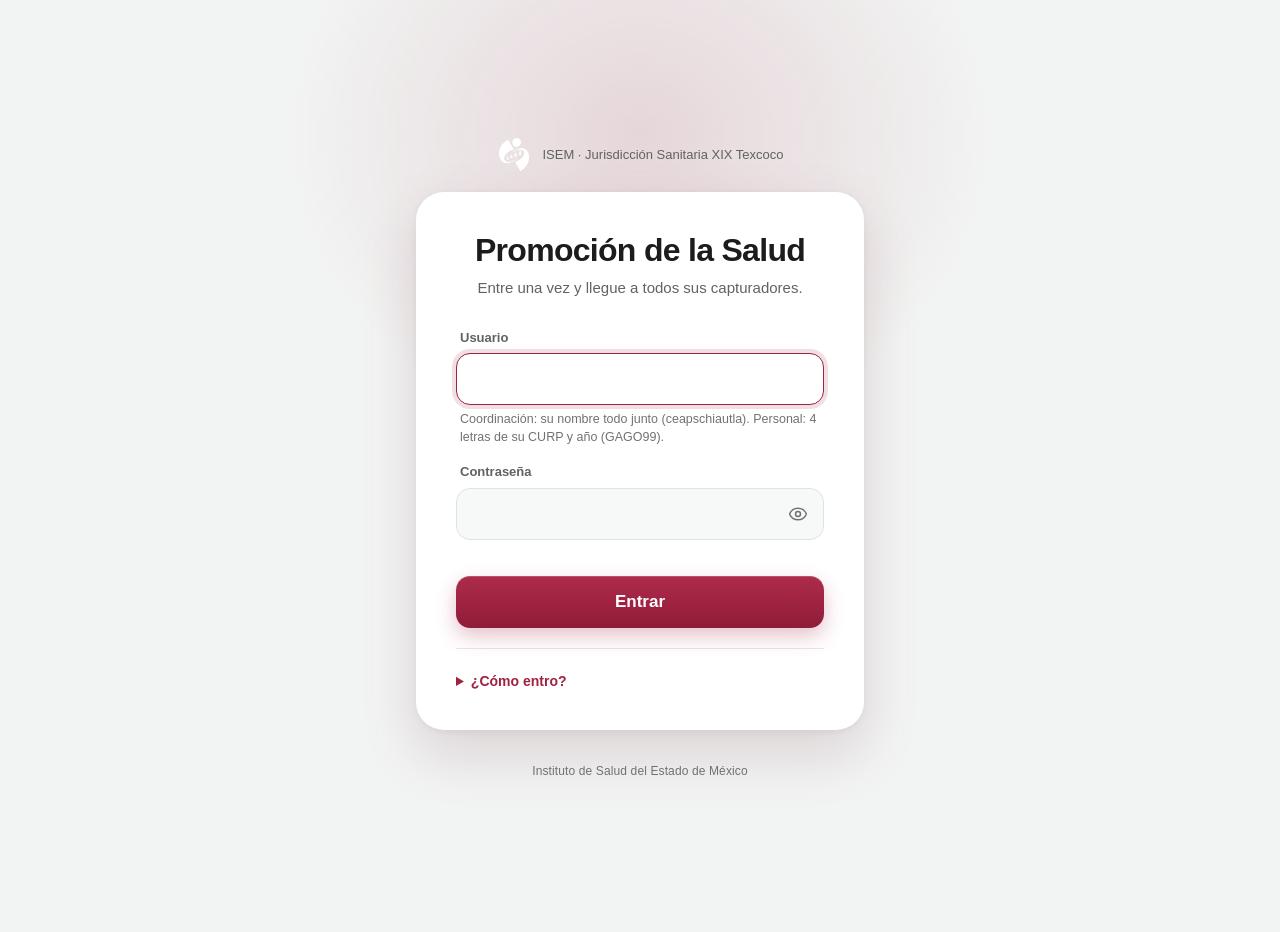
<file: web/index.html>
<!DOCTYPE html>
<html lang="es">
<head>
  <meta charset="utf-8">
  <meta name="viewport" content="width=device-width, initial-scale=1, viewport-fit=cover">
  <!-- Los enlaces llevan boletos: que no se filtren en el Referer. -->
  <meta name="referrer" content="no-referrer">
  <meta http-equiv="Content-Security-Policy" content="default-src 'self'; connect-src https://script.google.com https://script.googleusercontent.com; img-src 'self' data:; base-uri 'none'; form-action 'none'">
  <meta name="theme-color" content="#9F2241">
  <link rel="icon" type="image/png" href="logo-promocion.png">
  <meta name="color-scheme" content="light dark">
  <title>Promoción de la Salud · JS XIX Texcoco</title>
  <link rel="stylesheet" href="estilos.css?v=20261013personal">
</head>
<body>
  <!-- Íconos: un solo trazo de 1.75 px, estilo lineal. Se usan con <use>. -->
  <svg class="sprite" aria-hidden="true" focusable="false">
    <symbol id="i-pulso" viewBox="0 0 24 24"><path d="M19 14c1.49-1.46 3-3.21 3-5.5A5.5 5.5 0 0 0 16.5 3c-1.76 0-3 .5-4.5 2-1.5-1.5-2.74-2-4.5-2A5.5 5.5 0 0 0 2 8.5c0 2.3 1.5 4.05 3 5.5l7 7Z"/><path d="M3.22 12H9.5l.5-1 2 4.5 2-7 1.5 3.5h5.27"/></symbol>
    <symbol id="i-salir" viewBox="0 0 24 24"><path d="M9 21H5a2 2 0 0 1-2-2V5a2 2 0 0 1 2-2h4"/><path d="m16 17 5-5-5-5"/><path d="M21 12H9"/></symbol>
    <symbol id="i-ojo" viewBox="0 0 24 24"><path d="M2.06 12.35a1 1 0 0 1 0-.7 10.75 10.75 0 0 1 19.88 0 1 1 0 0 1 0 .7 10.75 10.75 0 0 1-19.88 0"/><circle cx="12" cy="12" r="3"/></symbol>
    <symbol id="i-ojo-no" viewBox="0 0 24 24"><path d="M10.73 5.08A10.43 10.43 0 0 1 12 5c4.28 0 7.94 2.6 9.94 6.65a1 1 0 0 1 0 .7 10.84 10.84 0 0 1-1.44 2.49"/><path d="M14.08 14.16a3 3 0 0 1-4.24-4.24"/><path d="M17.48 17.5A10.66 10.66 0 0 1 12 19c-4.28 0-7.94-2.6-9.94-6.65a1 1 0 0 1 0-.7 10.8 10.8 0 0 1 4.46-5.14"/><path d="m2 2 20 20"/></symbol>
    <symbol id="i-calendario" viewBox="0 0 24 24"><rect x="3" y="4" width="18" height="18" rx="2"/><path d="M16 2v4M8 2v4M3 10h18"/></symbol>
    <symbol id="i-listo" viewBox="0 0 24 24"><circle cx="12" cy="12" r="10"/><path d="m9 12 2 2 4-4"/></symbol>
    <symbol id="i-reloj" viewBox="0 0 24 24"><circle cx="12" cy="12" r="10"/><path d="M12 6v6l4 2"/></symbol>
    <symbol id="i-guion" viewBox="0 0 24 24"><circle cx="12" cy="12" r="10"/><path d="M8 12h8"/></symbol>
    <symbol id="i-abrir" viewBox="0 0 24 24"><path d="M7 7h10v10"/><path d="M7 17 17 7"/></symbol>
    <symbol id="i-grupo" viewBox="0 0 24 24"><path d="M16 21v-2a4 4 0 0 0-4-4H6a4 4 0 0 0-4 4v2"/><circle cx="9" cy="7" r="4"/><path d="M22 21v-2a4 4 0 0 0-3-3.87M16 3.13a4 4 0 0 1 0 7.75"/></symbol>
    <symbol id="i-grafica" viewBox="0 0 24 24"><path d="M3 3v18h18"/><path d="M18 17V9M13 17V5M8 17v-3"/></symbol>
    <symbol id="i-estrella" viewBox="0 0 24 24"><path d="M11.52 2.3a.53.53 0 0 1 .96 0l2.31 4.68a2.12 2.12 0 0 0 1.6 1.16l5.16.76a.53.53 0 0 1 .3.9l-3.74 3.64a2.12 2.12 0 0 0-.61 1.88l.88 5.14a.53.53 0 0 1-.77.56l-4.62-2.43a2.12 2.12 0 0 0-1.97 0L6.4 21.01a.53.53 0 0 1-.77-.56l.88-5.14a2.12 2.12 0 0 0-.61-1.88L2.16 9.8a.53.53 0 0 1 .3-.9l5.16-.76a2.12 2.12 0 0 0 1.6-1.16z"/></symbol>
    <symbol id="i-documento" viewBox="0 0 24 24"><path d="M15 2H6a2 2 0 0 0-2 2v16a2 2 0 0 0 2 2h12a2 2 0 0 0 2-2V7Z"/><path d="M14 2v4a2 2 0 0 0 2 2h4M10 13H8M16 17H8M16 9H8"/></symbol>
    <symbol id="i-portapapeles" viewBox="0 0 24 24"><rect x="8" y="2" width="8" height="4" rx="1"/><path d="M16 4h2a2 2 0 0 1 2 2v14a2 2 0 0 1-2 2H6a2 2 0 0 1-2-2V6a2 2 0 0 1 2-2h2"/><path d="m9 14 2 2 4-4"/></symbol>
    <symbol id="i-aviso" viewBox="0 0 24 24"><path d="m21.73 18-8-14a2 2 0 0 0-3.48 0l-8 14A2 2 0 0 0 4 21h16a2 2 0 0 0 1.73-3"/><path d="M12 9v4M12 17h.01"/></symbol>
    <symbol id="i-bandeja" viewBox="0 0 24 24"><path d="M22 12h-6l-2 3h-4l-2-3H2"/><path d="M5.45 5.11 2 12v6a2 2 0 0 0 2 2h16a2 2 0 0 0 2-2v-6l-3.45-6.89A2 2 0 0 0 16.76 4H7.24a2 2 0 0 0-1.79 1.11"/></symbol>
  </svg>

  <main>
    <!-- Acceso ------------------------------------------------------------ -->
    <section id="acceso" class="vista vista-acceso" hidden aria-labelledby="titulo-acceso">
      <div class="marca">
        <span class="marca-icono"><img src="logo-promocion-blanco.png" alt="" width="26" height="29"></span>
        <span class="marca-texto">ISEM · Jurisdicción Sanitaria XIX Texcoco</span>
      </div>

      <div class="tarjeta-acceso" id="tarjeta-acceso">
        <h1 id="titulo-acceso">Promoción de la Salud</h1>
        <p class="lema">Entre una vez y llegue a todos sus capturadores.</p>

        <form id="form-acceso" novalidate>
          <div class="campo">
            <label for="usuario">Usuario</label>
            <input id="usuario" autocomplete="username" autocapitalize="none" autocorrect="off"
                   spellcheck="false" enterkeyhint="next" required aria-describedby="ayuda-usuario">
            <p id="ayuda-usuario" class="ayuda-campo">Coordinación: su nombre todo junto (ceapschiautla). Personal: 4 letras de su CURP y año (GAGO99).</p>
          </div>
          <div class="campo">
            <label for="contrasena">Contraseña</label>
            <div class="campo-clave">
              <input id="contrasena" type="password" autocomplete="current-password" enterkeyhint="go" required>
              <button type="button" id="btn-ver-clave" class="btn-ver-clave"
                      aria-label="Mostrar contraseña" aria-pressed="false">
                <svg><use href="#i-ojo"/></svg>
              </button>
            </div>
          </div>
          <p id="error-acceso" class="error" role="alert"></p>
          <button id="btn-entrar" class="btn-principal" type="submit">
            <span class="giro" aria-hidden="true"></span>
            <span class="btn-texto">Entrar</span>
          </button>
        </form>

        <details id="como-entro" class="como-entro">
          <summary>¿Cómo entro?</summary>
          <div class="como-bloque">
            <h2>Coordinaciones (CEAPS, unidades, UNEME)</h2>
            <p><strong>Usuario:</strong> el nombre de su coordinación, todo junto, sin espacios ni acentos y en minúsculas.
              Ej.: CEAPS Chiautla → <code>ceapschiautla</code>; Texcoco Cabecera → <code>texcococabecera</code>.</p>
            <p><strong>Contraseña:</strong> su usuario seguido de <code>26</code>. Ej.: <code>ceapschiautla26</code>.</p>
          </div>
          <div class="como-bloque">
            <h2>Personal (nutrición, psicología y promotores)</h2>
            <p><strong>Usuario:</strong> las 4 primeras letras de su CURP y los 2 últimos dígitos de su año de nacimiento
              (mayúsculas o minúsculas, da igual). Ej.: <code>GAGO99</code>. Si dos personas coinciden, el segundo lleva una letra al final (<code>GAGO99b</code>).</p>
            <p><strong>Contraseña:</strong> su fecha de nacimiento como <strong>ddmmaaaa</strong>, sin diagonales.
              Ej.: nació el 5 de marzo de 1999 → <code>05031999</code>.</p>
            <p><a class="enlace-guia" href="guia-personal/">Primera vez: qué reporta Nutrición, Psicología y Promotores</a></p>
          </div>
          <p class="como-nota">Con 5 intentos fallidos la cuenta espera 15 minutos. Si no puede entrar, avise a Promoción de la Salud de la Jurisdicción.</p>
        </details>
      </div>

      <p class="pie">Instituto de Salud del Estado de México</p>
    </section>

    <!-- Portal ------------------------------------------------------------ -->
    <section id="portal" class="vista vista-portal" hidden aria-labelledby="identidad">
      <header class="cabecera">
        <div class="cabecera-barra">
          <span class="cabecera-marca"><img class="cabecera-logo" src="logo-promocion-blanco.png" alt="" width="22" height="24">Promoción de la Salud</span>
          <button id="btn-salir" class="btn-salir" type="button">
            <svg aria-hidden="true"><use href="#i-salir"/></svg><span>Salir</span>
          </button>
        </div>
        <p id="cabecera-sobre" class="cabecera-sobre">Coordinación</p>
        <h1 id="identidad" tabindex="-1"></h1>
        <p id="periodo" class="pastilla" hidden></p>
      </header>

      <!-- Admin viendo como otra cuenta: se dice siempre y se puede volver. -->
      <div id="banda-como" class="banda-como" role="status" hidden>
        <span id="banda-como-texto"></span>
        <button type="button" id="btn-volver-admin" class="btn-enlace">Volver a administración</button>
      </div>

      <!-- Administración: tablero de la jurisdicción y "ver como". -->
      <section id="admin" class="admin" hidden aria-label="Administración">
        <div class="admin-pestanas" role="tablist">
          <button type="button" role="tab" id="tab-tablero" aria-selected="true" aria-controls="panel-tablero">Tablero</button>
          <button type="button" role="tab" id="tab-como" aria-selected="false" aria-controls="panel-como">Ver como</button>
        </div>
        <div id="panel-tablero" role="tabpanel" aria-labelledby="tab-tablero">
          <p id="tablero-nota" class="resumen-nota" aria-live="polite"></p>
          <div class="tablero-caja"><table id="tablero" class="tablero"></table></div>
          <button type="button" id="btn-tablero" class="btn-secundario">Actualizar tablero</button>
        </div>
        <div id="panel-como" role="tabpanel" aria-labelledby="tab-como" hidden>
          <div class="campo">
            <label for="ver-como">Coordinación o persona</label>
            <select id="ver-como"></select>
          </div>
          <button type="button" id="btn-ver-como" class="btn-principal">
            <span class="giro" aria-hidden="true"></span><span class="btn-texto">Entrar como esta cuenta</span>
          </button>
          <p class="resumen-nota">Verá su portal y sus capturadores se abrirán como esa cuenta. Queda registrado.</p>
        </div>
      </section>

      <section id="resumen" class="resumen" aria-live="polite" hidden>
        <div class="resumen-texto">
          <p class="resumen-cifra"><strong id="resumen-hechos">0</strong> de <span id="resumen-total">0</span> reportados</p>
          <p id="resumen-nota" class="resumen-nota"></p>
        </div>
        <div id="resumen-barra" class="resumen-barra" aria-hidden="true"></div>
      </section>

      <p id="aviso-portal" class="aviso" role="status" hidden></p>

      <a class="btn-secundario" href="seguimiento/">Seguimiento preventivo · avance, metas y pendientes</a>
      <div id="apartados"></div>

      <div id="sin-destinos" class="vacio" hidden>
        <svg aria-hidden="true"><use href="#i-bandeja"/></svg>
        <p id="sin-destinos-texto">Todavía no hay capturadores asignados a su coordinación.</p>
      </div>

      <p class="pie">Instituto de Salud del Estado de México · Jurisdicción Sanitaria XIX Texcoco</p>
    </section>

    <!-- Carga: un esqueleto con la forma del portal, no un texto suelto. ---- -->
    <div id="cargando" class="vista vista-cargando" role="status" aria-label="Cargando">
      <div class="esq esq-cabecera"></div>
      <div class="esq esq-resumen"></div>
      <div class="esq esq-tarjeta"></div>
      <div class="esq esq-tarjeta"></div>
      <div class="esq esq-tarjeta"></div>
    </div>
  </main>

  <script src="config.js?v=20260929a"></script>
  <script src="app.js?v=20261013personal"></script>
</body>
</html>
</file>
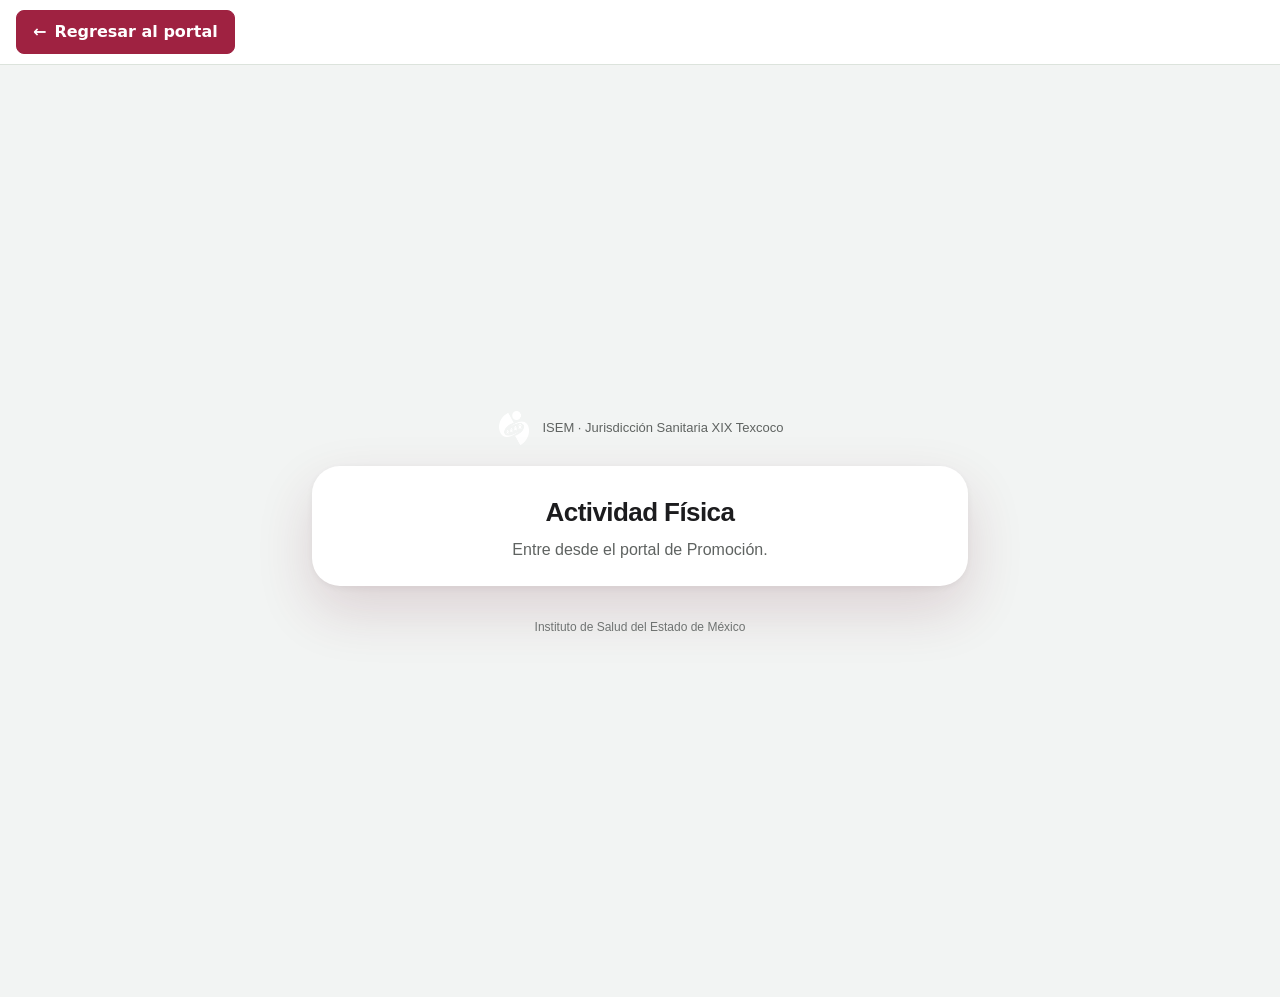
<file: web/actividad-fisica/index.html>
<!DOCTYPE html>
<html lang="es">
<head>
  <meta charset="utf-8">
  <meta name="viewport" content="width=device-width, initial-scale=1, viewport-fit=cover">
  <!-- La dirección llega con el boleto: que no se filtre en el Referer. -->
  <meta name="referrer" content="no-referrer">
  <!-- style-src 'unsafe-inline': la pantalla pone algunos style="" sueltos; los scripts siguen solo de 'self'.
       img-src blob: para leer las fotos antes de reducirlas. -->
  <meta http-equiv="Content-Security-Policy" content="default-src 'self'; connect-src https://script.google.com https://script.googleusercontent.com; img-src 'self' data: blob:; style-src 'self' 'unsafe-inline'; base-uri 'none'; form-action 'none'">
  <meta name="theme-color" content="#9F2241">
  <link rel="icon" type="image/png" href="logo-promocion.png">
  <meta name="color-scheme" content="light dark">
  <title>Actividad Física — Promoción de la Salud</title>
  <link rel="stylesheet" href="estilos.css?v=20260929c">
  <link rel="stylesheet" href="../navegacion.css?v=20260930">
</head>
<body>
  <nav class="navegacion-portal" aria-label="Regreso al portal"><a href="../"><span aria-hidden="true">←</span> Regresar al portal</a></nav>
  <svg class="sprite" aria-hidden="true" focusable="false">
    <symbol id="i-pulso" viewBox="0 0 24 24"><path d="M19 14c1.49-1.46 3-3.21 3-5.5A5.5 5.5 0 0 0 16.5 3c-1.76 0-3 .5-4.5 2-1.5-1.5-2.74-2-4.5-2A5.5 5.5 0 0 0 2 8.5c0 2.3 1.5 4.05 3 5.5l7 7Z"/><path d="M3.22 12H9.5l.5-1 2 4.5 2-7 1.5 3.5h5.27"/></symbol>
    <symbol id="i-listo" viewBox="0 0 24 24"><circle cx="12" cy="12" r="10"/><path d="m9 12 2 2 4-4"/></symbol>
    <symbol id="i-guion" viewBox="0 0 24 24"><circle cx="12" cy="12" r="10"/><path d="M8 12h8"/></symbol>
    <symbol id="i-aviso" viewBox="0 0 24 24"><path d="m21.73 18-8-14a2 2 0 0 0-3.48 0l-8 14A2 2 0 0 0 4 21h16a2 2 0 0 0 1.73-3"/><path d="M12 9v4M12 17h.01"/></symbol>
    <symbol id="i-candado" viewBox="0 0 24 24"><rect x="3" y="11" width="18" height="11" rx="2"/><path d="M7 11V7a5 5 0 0 1 10 0v4"/></symbol>
    <symbol id="i-derecha" viewBox="0 0 24 24"><path d="m9 18 6-6-6-6"/></symbol>
    <symbol id="i-izquierda" viewBox="0 0 24 24"><path d="m15 18-6-6 6-6"/></symbol>
    <symbol id="i-camara" viewBox="0 0 24 24"><path d="M14.5 4h-5L7 7H4a2 2 0 0 0-2 2v9a2 2 0 0 0 2 2h16a2 2 0 0 0 2-2V9a2 2 0 0 0-2-2h-3l-2.5-3z"/><circle cx="12" cy="13" r="3"/></symbol>
    <symbol id="i-imagen" viewBox="0 0 24 24"><rect x="3" y="3" width="18" height="18" rx="2"/><circle cx="9" cy="9" r="2"/><path d="m21 15-3.09-3.09a2 2 0 0 0-2.82 0L6 21"/></symbol>
    <symbol id="i-bandera" viewBox="0 0 24 24"><path d="M4 22V4a1 1 0 0 1 .4-.8A6 6 0 0 1 8 2c3 0 5 2 7.33 2q2 0 3.87-.93a.5.5 0 0 1 .8.4V15a1 1 0 0 1-.4.8A6 6 0 0 1 16 17c-3 0-5-2-8-2a6 6 0 0 0-4 1.53"/></symbol>
  </svg>

  <main>
    <!-- Carga ------------------------------------------------------------- -->
    <div id="cargando" class="vista" role="status" aria-label="Cargando">
      <div class="esq" style="height:180px;margin:0 -16px;border-radius:0 0 28px 28px"></div>
      <div class="esq"></div><div class="esq"></div><div class="esq"></div>
    </div>

    <!-- Entrada (sin boleto, sesión vencida, sin conexión) ---------------- -->
    <section id="entrada" class="vista vista-entrada" hidden aria-labelledby="titulo-entrada">
      <div class="marca">
        <span class="marca-icono"><img src="logo-promocion-blanco.png" alt="" width="26" height="29"></span>
        <span>ISEM · Jurisdicción Sanitaria XIX Texcoco</span>
      </div>
      <div class="tarjeta-entrada">
        <h1 id="titulo-entrada">Actividad Física</h1>
        <p id="entrada-msg" role="alert"></p>
        <button id="btn-reintentar-entrada" class="btn-principal" type="button" hidden>Intentar de nuevo</button>
      </div>
      <p class="pie">Instituto de Salud del Estado de México</p>
    </section>

    <!-- Lista de unidades -------------------------------------------------- -->
    <section id="vista-lista" class="vista" hidden aria-labelledby="coordinacion">
      <header class="cabecera">
        <span class="cabecera-marca"><img class="cabecera-logo" src="logo-promocion-blanco.png" alt="" width="22" height="24">Actividad Física · Promoción de la Salud</span>
        <p class="cabecera-sobre">Coordinación</p>
        <h1 id="coordinacion" tabindex="-1"></h1>
        <div class="selector-mes">
          <label for="mes">Mes que reporta</label>
          <select id="mes"></select>
        </div>
      </header>

      <div id="resumen" class="resumen" aria-live="polite" hidden></div>
      <p id="aviso-cerrado" class="aviso" role="status" hidden>
        <svg aria-hidden="true"><use href="#i-candado"/></svg>
        <span>Este mes ya se terminó: solo puede consultarlo. Si necesita corregir algo, pida a la jurisdicción que lo reabra.</span>
      </p>
      <p id="error-lista" class="error" role="alert"></p>
      <button id="btn-reintentar-lista" class="btn-secundario" type="button" hidden style="margin-top:12px">Intentar de nuevo</button>

      <div class="apartado" id="apartado-unidades">
        <h2 id="titulo-unidades">Unidades</h2>
        <div id="lista-carga" hidden><div class="esq"></div><div class="esq"></div><div class="esq"></div></div>
        <ul id="lista" class="unidades" aria-labelledby="titulo-unidades"></ul>
      </div>

      <div id="cierre" class="cierre" hidden>
        <button id="btn-terminar" class="btn-secundario" type="button" aria-busy="false">
          <span class="giro oscuro" hidden aria-hidden="true"></span>
          <svg aria-hidden="true"><use href="#i-bandera"/></svg><span>Terminar el mes</span>
        </button>
        <p>Cuando termine, el mes queda cerrado y ya no se puede cambiar.</p>
        <p id="error-terminar" class="error" role="alert"></p>
      </div>

      <p class="pie">Instituto de Salud del Estado de México · Jurisdicción Sanitaria XIX Texcoco</p>
    </section>

    <!-- Hoja de una unidad ------------------------------------------------- -->
    <section id="vista-unidad" class="vista" hidden aria-labelledby="unidad-nombre">
      <div class="barra-superior">
        <button id="btn-volver" class="btn-volver" type="button">
          <svg aria-hidden="true"><use href="#i-izquierda"/></svg><span>Unidades</span>
        </button>
      </div>

      <div class="titulo-unidad">
        <h2 id="unidad-nombre" tabindex="-1"></h2>
        <p id="unidad-mes"></p>
      </div>
      <p id="aviso-cerrado-unidad" class="aviso" hidden>
        <svg aria-hidden="true"><use href="#i-candado"/></svg><span>Mes terminado: solo lectura.</span>
      </p>

      <form id="form-unidad" novalidate>
        <div id="grupos" class="grupos"></div>
        <p id="error-unidad" class="error" role="alert"></p>
        <div id="resultado" role="status" aria-live="polite"></div>
        <div id="acciones-guardar" class="acciones-guardar">
          <button id="btn-guardar" class="btn-principal" type="submit" aria-busy="false">
            <span class="giro" aria-hidden="true"></span><span>Guardar</span>
          </button>
        </div>
      </form>

      <div class="apartado" aria-labelledby="titulo-fotos">
        <h2 id="titulo-fotos">Fotos (hasta 3)</h2>
        <ul id="fotos" class="fotos"></ul>
        <input id="archivo" type="file" accept="image/*" multiple class="solo-lector" tabindex="-1" aria-hidden="true">
        <button id="btn-foto" class="btn-secundario" type="button" style="margin-top:10px">
          <svg aria-hidden="true"><use href="#i-camara"/></svg><span>Agregar foto</span>
        </button>
        <p id="nota-fotos" class="nota"></p>
      </div>

      <div class="acciones">
        <button id="btn-listo" class="btn-secundario" type="button" hidden>Listo, volver a la lista</button>
        <button id="btn-borrar" class="btn-peligro" type="button" hidden>Borrar la captura de esta unidad</button>
      </div>
    </section>
  </main>

  <script src="config.js?v=20260929a"></script>
  <script src="app.js?v=20260929b"></script>
</body>
</html>
</file>
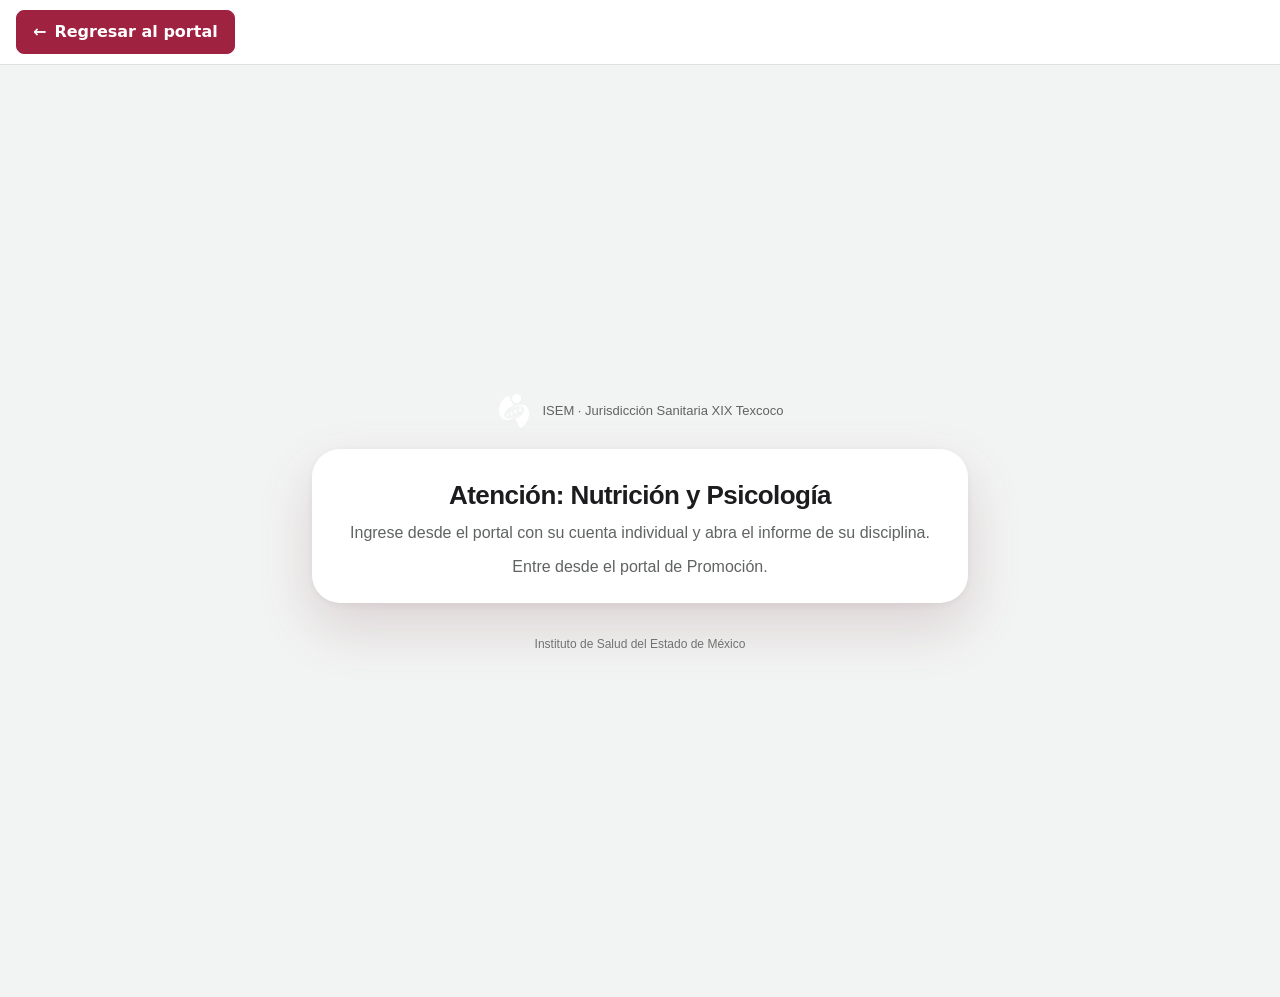
<file: web/atencion/index.html>
<!DOCTYPE html>
<html lang="es">
<head>
  <meta charset="utf-8">
  <meta name="viewport" content="width=device-width, initial-scale=1, viewport-fit=cover">
  <!-- La dirección llega con el boleto: que no se filtre en el Referer. -->
  <meta name="referrer" content="no-referrer">
  <!-- style-src 'unsafe-inline': la pantalla pone algunos style="" sueltos; los scripts siguen solo de 'self'.
       img-src blob: para leer las fotos antes de reducirlas. -->
  <meta http-equiv="Content-Security-Policy" content="default-src 'self'; connect-src https://script.google.com https://script.googleusercontent.com; img-src 'self' data: blob:; style-src 'self' 'unsafe-inline'; base-uri 'none'; form-action 'none'">
  <meta name="theme-color" content="#9F2241">
  <link rel="icon" type="image/png" href="logo-promocion.png">
  <meta name="color-scheme" content="light dark">
  <title>Atención — Nutrición y Psicología</title>
  <link rel="stylesheet" href="estilos.css?v=20261013personal">
  <link rel="stylesheet" href="../navegacion.css?v=20260930">
</head>
<body>
  <nav class="navegacion-portal" aria-label="Regreso al portal"><a href="../"><span aria-hidden="true">←</span> Regresar al portal</a></nav>
  <svg class="sprite" aria-hidden="true" focusable="false">
    <symbol id="i-pulso" viewBox="0 0 24 24"><path d="M19 14c1.49-1.46 3-3.21 3-5.5A5.5 5.5 0 0 0 16.5 3c-1.76 0-3 .5-4.5 2-1.5-1.5-2.74-2-4.5-2A5.5 5.5 0 0 0 2 8.5c0 2.3 1.5 4.05 3 5.5l7 7Z"/><path d="M3.22 12H9.5l.5-1 2 4.5 2-7 1.5 3.5h5.27"/></symbol>
    <symbol id="i-listo" viewBox="0 0 24 24"><circle cx="12" cy="12" r="10"/><path d="m9 12 2 2 4-4"/></symbol>
    <symbol id="i-equis" viewBox="0 0 24 24"><circle cx="12" cy="12" r="10"/><path d="m15 9-6 6M9 9l6 6"/></symbol>
    <symbol id="i-guion" viewBox="0 0 24 24"><circle cx="12" cy="12" r="10"/><path d="M8 12h8"/></symbol>
    <symbol id="i-aviso" viewBox="0 0 24 24"><path d="m21.73 18-8-14a2 2 0 0 0-3.48 0l-8 14A2 2 0 0 0 4 21h16a2 2 0 0 0 1.73-3"/><path d="M12 9v4M12 17h.01"/></symbol>
    <symbol id="i-candado" viewBox="0 0 24 24"><rect x="3" y="11" width="18" height="11" rx="2"/><path d="M7 11V7a5 5 0 0 1 10 0v4"/></symbol>
    <symbol id="i-lapiz" viewBox="0 0 24 24"><path d="M21.17 6.81a1 1 0 0 0-3.98-3.98L3.84 16.17a2 2 0 0 0-.5.83l-1.32 4.35a.5.5 0 0 0 .62.62l4.35-1.32a2 2 0 0 0 .83-.5z"/></symbol>
    <symbol id="i-archivo" viewBox="0 0 24 24"><path d="M15 2H6a2 2 0 0 0-2 2v16a2 2 0 0 0 2 2h12a2 2 0 0 0 2-2V7Z"/><path d="M14 2v4a2 2 0 0 0 2 2h4M10 9H8M16 13H8M16 17H8"/></symbol>
    <symbol id="i-imagen" viewBox="0 0 24 24"><rect x="3" y="3" width="18" height="18" rx="2"/><circle cx="9" cy="9" r="2"/><path d="m21 15-3.09-3.09a2 2 0 0 0-2.82 0L6 21"/></symbol>
    <symbol id="i-subir" viewBox="0 0 24 24"><path d="M21 15v4a2 2 0 0 1-2 2H5a2 2 0 0 1-2-2v-4"/><path d="m17 8-5-5-5 5M12 3v12"/></symbol>
    <symbol id="i-enviar" viewBox="0 0 24 24"><path d="M14.54 21.69a.5.5 0 0 0 .94-.03l6.5-19a.5.5 0 0 0-.64-.64l-19 6.5a.5.5 0 0 0-.03.94l7.93 3.18a2 2 0 0 1 1.11 1.11z"/><path d="m21.85 2.15-10.94 10.94"/></symbol>
    <symbol id="i-historial" viewBox="0 0 24 24"><path d="M3 12a9 9 0 1 0 9-9 9.75 9.75 0 0 0-6.74 2.74L3 8"/><path d="M3 3v5h5M12 7v5l4 2"/></symbol>
  </svg>

  <main>
    <!-- Carga ------------------------------------------------------------- -->
    <div id="cargando" class="vista" role="status" aria-label="Cargando">
      <div class="esq" style="height:200px;margin:0 -16px;border-radius:0 0 28px 28px"></div>
      <div class="esq"></div><div class="esq"></div><div class="esq"></div>
    </div>

    <!-- Entrada (sin boleto, sesión vencida, sin conexión) ---------------- -->
    <section id="entrada" class="vista vista-entrada" hidden aria-labelledby="titulo-entrada">
      <div class="marca">
        <span class="marca-icono"><img src="logo-promocion-blanco.png" alt="" width="26" height="29"></span>
        <span>ISEM · Jurisdicción Sanitaria XIX Texcoco</span>
      </div>
      <div class="tarjeta-entrada">
        <h1 id="titulo-entrada">Atención: Nutrición y Psicología</h1>
        <p>Ingrese desde el portal con su cuenta individual y abra el informe de su disciplina.</p>
        <p id="entrada-msg" role="alert"></p>
        <button id="btn-reintentar-entrada" class="btn-principal" type="button" hidden>Intentar de nuevo</button>
      </div>
      <p class="pie">Instituto de Salud del Estado de México</p>
    </section>

    <!-- Informe del mes ---------------------------------------------------- -->
    <section id="vista-informe" class="vista" hidden aria-labelledby="persona">
      <header class="cabecera">
        <span class="cabecera-marca"><img class="cabecera-logo" src="logo-promocion-blanco.png" alt="" width="22" height="24"><span id="titulo-informe">Informe mensual de Atención</span></span>
        <h1 id="persona" tabindex="-1"></h1>
        <p id="disciplina" class="cabecera-sobre"></p>
        <div class="selector-mes">
          <label for="mes">Mes que reporta</label>
          <select id="mes"></select>
        </div>
      </header>

      <div id="estado-informe" class="estado-informe" role="status" aria-live="polite" hidden></div>
      <section id="guia-atencion" class="guia-atencion" aria-labelledby="titulo-guia-atencion">
        <h2 id="titulo-guia-atencion">Cómo completar su informe</h2>
        <p id="descripcion-disciplina"></p>
        <p>Este es el registro de Atención que ya utiliza el portal. Si aparece información del mes, revísela antes de modificarla.</p>
        <details>
        <summary>Primera vez: ver pasos para guardar y enviar</summary>
        <ol>
          <li>Revise su unidad y el <strong>mes que reporta</strong>.</li>
          <li>Capture las cifras; escriba <strong>0 si no hubo actividad</strong>.</li>
          <li>Pulse <strong>Guardar borrador</strong> y espere la confirmación. Aún no cuenta como entrega.</li>
          <li>Agregue las evidencias en PDF o foto y espere a que terminen de subir.</li>
          <li>Corrija los pendientes, pulse <strong>Enviar informe</strong> y compruebe el estado <strong>Enviado</strong>.</li>
        </ol>
        </details>
        <a id="enlace-guia-atencion" href="../guia-personal/#pasos-atencion">Ver guía completa y evidencias de mi disciplina</a>
      </section>
      <p id="error-carga" class="error" role="alert"></p>
      <button id="btn-reintentar-carga" class="btn-secundario" type="button" hidden style="margin-top:12px">Intentar de nuevo</button>
      <div id="carga-mes" hidden><div class="esq"></div><div class="esq" style="height:220px"></div><div class="esq" style="height:160px"></div></div>

      <div id="contenido" hidden>
        <form id="form-informe" novalidate>
          <div id="modulo"></div>
          <div id="alertas" role="status" aria-live="polite"></div>
          <p id="error-guardar" class="error" role="alert"></p>
          <div id="guardado" role="status" aria-live="polite"></div>
          <div id="acciones-guardar" class="acciones-guardar">
            <button id="btn-guardar" class="btn-secundario" type="submit" aria-busy="false">
              <span class="giro oscuro" hidden aria-hidden="true"></span><span>Guardar borrador</span>
            </button>
          </div>
        </form>

        <div class="apartado" aria-labelledby="titulo-evidencias">
          <h2 id="titulo-evidencias">Evidencias</h2>
          <ul id="pistas" class="pistas"></ul>
          <ul id="evidencias" class="evidencias" aria-labelledby="titulo-evidencias"></ul>
          <input id="archivo" type="file" accept="application/pdf,image/*" multiple class="solo-lector" tabindex="-1" aria-hidden="true">
          <button id="btn-evidencia" class="btn-secundario" type="button" style="margin-top:10px">
            <svg aria-hidden="true"><use href="#i-subir"/></svg><span>Agregar PDF o foto</span>
          </button>
          <p id="nota-evidencias" class="nota"></p>
          <p id="error-evidencias" class="error" role="alert"></p>
        </div>

        <div id="envio" class="envio">
          <div id="pendientes" class="pendientes" aria-live="polite"></div>
          <button id="btn-enviar" class="btn-principal" type="button" aria-busy="false" aria-describedby="nota-envio" style="margin-top:16px">
            <span class="giro" aria-hidden="true"></span><svg aria-hidden="true"><use href="#i-enviar"/></svg><span>Enviar informe</span>
          </button>
          <p id="nota-envio" class="nota"></p>
          <p id="error-enviar" class="error" role="alert"></p>
        </div>
      </div>

      <p class="pie">Instituto de Salud del Estado de México · Jurisdicción Sanitaria XIX Texcoco</p>
    </section>
  </main>
  <script src="config.js?v=20260924a"></script>
  <script src="app.js?v=20261013personal"></script>
</body>
</html>
</file>
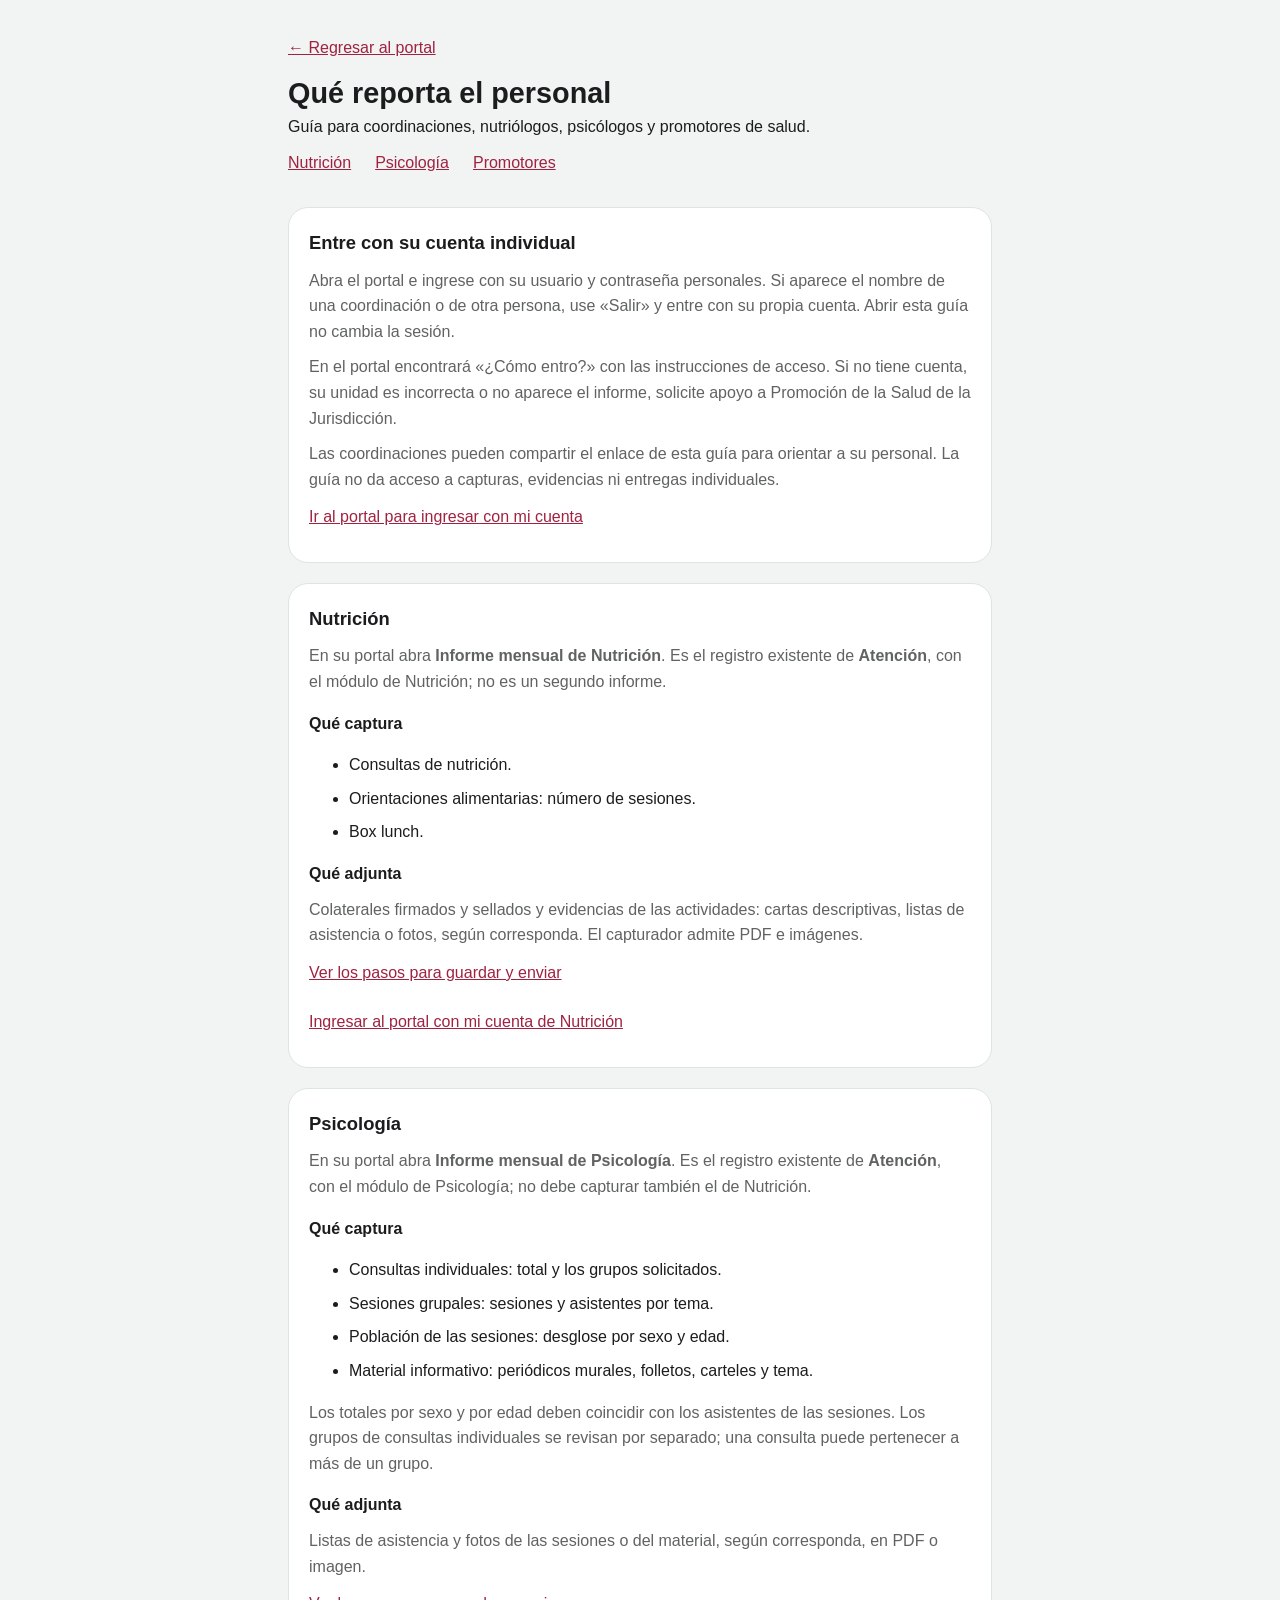
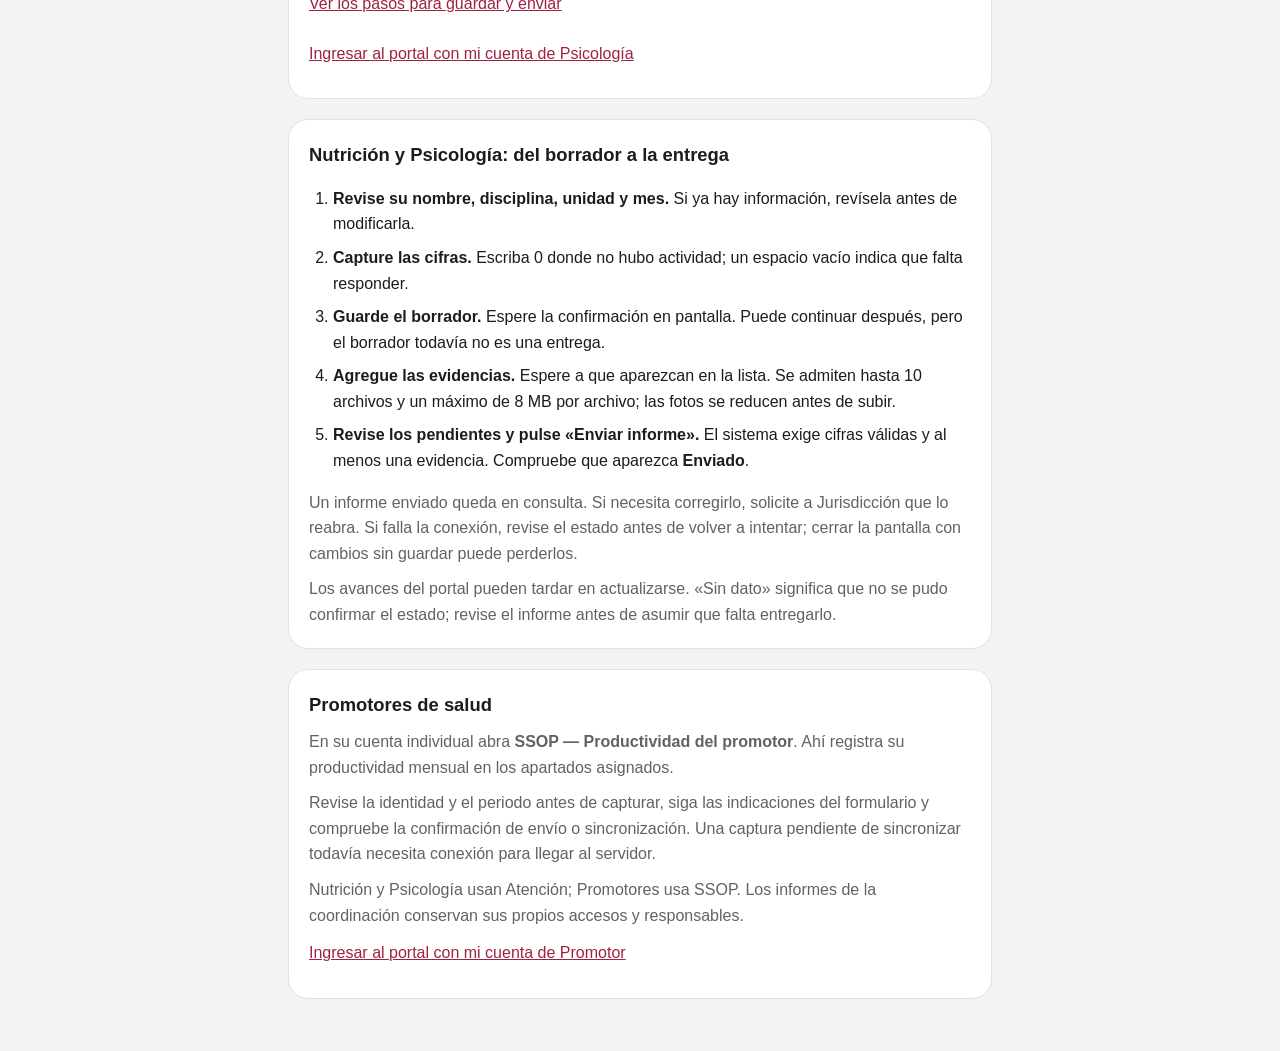
<file: web/guia-personal/index.html>
<!doctype html>
<html lang="es">
<head>
  <meta charset="utf-8">
  <meta name="viewport" content="width=device-width, initial-scale=1">
  <meta name="referrer" content="no-referrer">
  <meta http-equiv="Content-Security-Policy" content="default-src 'self'; base-uri 'none'; form-action 'none'">
  <title>Qué reporta el personal — Promoción de la Salud</title>
  <link rel="icon" href="../logo-promocion.png">
  <link rel="stylesheet" href="../estilos.css?v=20261013personal">
</head>
<body class="guia-personal">
<main>
  <a class="enlace-guia" href="../">← Regresar al portal</a>
  <h1>Qué reporta el personal</h1>
  <p>Guía para coordinaciones, nutriólogos, psicólogos y promotores de salud.</p>
  <nav aria-label="Guías por perfil">
    <a class="enlace-guia" href="#nutricion">Nutrición</a>
    <a class="enlace-guia" href="#psicologia">Psicología</a>
    <a class="enlace-guia" href="#promotores">Promotores</a>
  </nav>
  <section class="orientacion-personal" aria-labelledby="acceso">
    <h2 id="acceso">Entre con su cuenta individual</h2>
    <p>Abra el portal e ingrese con su usuario y contraseña personales. Si aparece el nombre de una coordinación o de otra persona, use «Salir» y entre con su propia cuenta. Abrir esta guía no cambia la sesión.</p>
    <p>En el portal encontrará «¿Cómo entro?» con las instrucciones de acceso. Si no tiene cuenta, su unidad es incorrecta o no aparece el informe, solicite apoyo a Promoción de la Salud de la Jurisdicción.</p>
    <p>Las coordinaciones pueden compartir el enlace de esta guía para orientar a su personal. La guía no da acceso a capturas, evidencias ni entregas individuales.</p>
    <a class="enlace-guia" href="../">Ir al portal para ingresar con mi cuenta</a>
  </section>
  <section id="nutricion" class="orientacion-personal" aria-labelledby="titulo-nutricion">
    <h2 id="titulo-nutricion">Nutrición</h2>
    <p>En su portal abra <strong>Informe mensual de Nutrición</strong>. Es el registro existente de <strong>Atención</strong>, con el módulo de Nutrición; no es un segundo informe.</p>
    <h3>Qué captura</h3>
    <ul><li>Consultas de nutrición.</li><li>Orientaciones alimentarias: número de sesiones.</li><li>Box lunch.</li></ul>
    <h3>Qué adjunta</h3>
    <p>Colaterales firmados y sellados y evidencias de las actividades: cartas descriptivas, listas de asistencia o fotos, según corresponda. El capturador admite PDF e imágenes.</p>
    <a class="enlace-guia" href="#pasos-atencion">Ver los pasos para guardar y enviar</a>
    <a class="enlace-guia" href="../">Ingresar al portal con mi cuenta de Nutrición</a>
  </section>
  <section id="psicologia" class="orientacion-personal" aria-labelledby="titulo-psicologia">
    <h2 id="titulo-psicologia">Psicología</h2>
    <p>En su portal abra <strong>Informe mensual de Psicología</strong>. Es el registro existente de <strong>Atención</strong>, con el módulo de Psicología; no debe capturar también el de Nutrición.</p>
    <h3>Qué captura</h3>
    <ul>
      <li>Consultas individuales: total y los grupos solicitados.</li>
      <li>Sesiones grupales: sesiones y asistentes por tema.</li>
      <li>Población de las sesiones: desglose por sexo y edad.</li>
      <li>Material informativo: periódicos murales, folletos, carteles y tema.</li>
    </ul>
    <p>Los totales por sexo y por edad deben coincidir con los asistentes de las sesiones. Los grupos de consultas individuales se revisan por separado; una consulta puede pertenecer a más de un grupo.</p>
    <h3>Qué adjunta</h3>
    <p>Listas de asistencia y fotos de las sesiones o del material, según corresponda, en PDF o imagen.</p>
    <a class="enlace-guia" href="#pasos-atencion">Ver los pasos para guardar y enviar</a>
    <a class="enlace-guia" href="../">Ingresar al portal con mi cuenta de Psicología</a>
  </section>
  <section id="pasos-atencion" class="orientacion-personal" aria-labelledby="titulo-pasos">
    <h2 id="titulo-pasos">Nutrición y Psicología: del borrador a la entrega</h2>
    <ol class="pasos">
      <li><strong>Revise su nombre, disciplina, unidad y mes.</strong> Si ya hay información, revísela antes de modificarla.</li>
      <li><strong>Capture las cifras.</strong> Escriba 0 donde no hubo actividad; un espacio vacío indica que falta responder.</li>
      <li><strong>Guarde el borrador.</strong> Espere la confirmación en pantalla. Puede continuar después, pero el borrador todavía no es una entrega.</li>
      <li><strong>Agregue las evidencias.</strong> Espere a que aparezcan en la lista. Se admiten hasta 10 archivos y un máximo de 8 MB por archivo; las fotos se reducen antes de subir.</li>
      <li><strong>Revise los pendientes y pulse «Enviar informe».</strong> El sistema exige cifras válidas y al menos una evidencia. Compruebe que aparezca <strong>Enviado</strong>.</li>
    </ol>
    <p>Un informe enviado queda en consulta. Si necesita corregirlo, solicite a Jurisdicción que lo reabra. Si falla la conexión, revise el estado antes de volver a intentar; cerrar la pantalla con cambios sin guardar puede perderlos.</p>
    <p>Los avances del portal pueden tardar en actualizarse. «Sin dato» significa que no se pudo confirmar el estado; revise el informe antes de asumir que falta entregarlo.</p>
  </section>
  <section id="promotores" class="orientacion-personal" aria-labelledby="titulo-promotores">
    <h2 id="titulo-promotores">Promotores de salud</h2>
    <p>En su cuenta individual abra <strong>SSOP — Productividad del promotor</strong>. Ahí registra su productividad mensual en los apartados asignados.</p>
    <p>Revise la identidad y el periodo antes de capturar, siga las indicaciones del formulario y compruebe la confirmación de envío o sincronización. Una captura pendiente de sincronizar todavía necesita conexión para llegar al servidor.</p>
    <p>Nutrición y Psicología usan Atención; Promotores usa SSOP. Los informes de la coordinación conservan sus propios accesos y responsables.</p>
    <a class="enlace-guia" href="../">Ingresar al portal con mi cuenta de Promotor</a>
  </section>
</main>
</body>
</html>
</file>
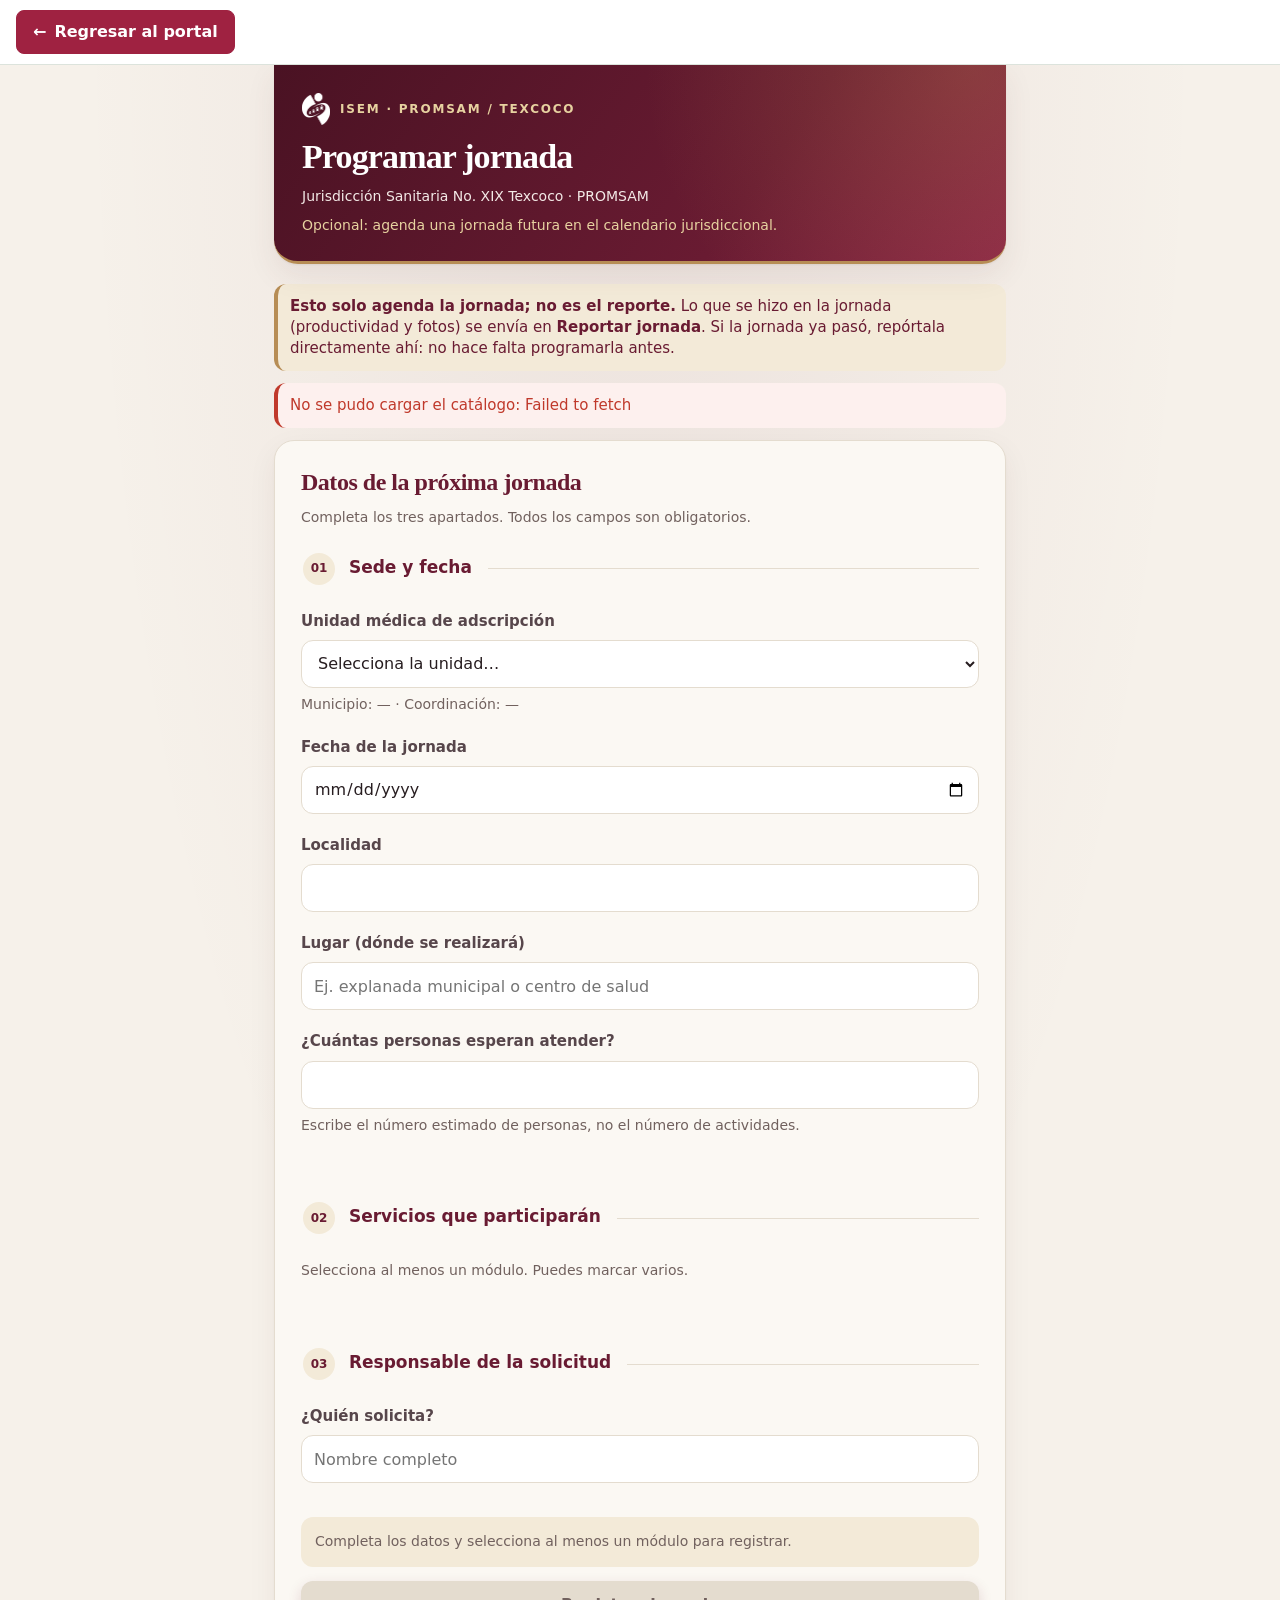
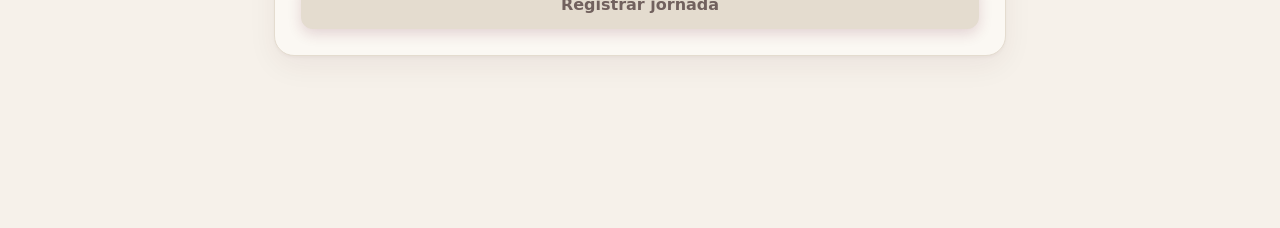
<file: web/jornada-medica/index.html>
<!DOCTYPE html>
<!-- ARCHIVO GENERADO por JS19-JORNADAS/scripts/publicar_pages_medica.py — NO EDITAR A MANO. -->
<html lang="es">
<head>
<meta charset="UTF-8">
<meta name="viewport" content="width=device-width, initial-scale=1">
<meta name="referrer" content="no-referrer">
<meta http-equiv="Content-Security-Policy" content="default-src 'self'; connect-src https://script.google.com https://script.googleusercontent.com; img-src 'self' data: blob:; style-src 'self' 'unsafe-inline'; base-uri 'none'; form-action 'none'">
<link rel="icon" type="image/png" href="logo-promocion.png">
<title>Alta de Jornada Médica · JS XIX</title>
<link rel="stylesheet" href="estilos.css?v=202609308ece96">
<link rel="stylesheet" href="../navegacion.css?v=20260930">
</head>
<body class="jornada-ui">
<nav class="navegacion-portal" aria-label="Regreso al portal"><a href="../"><span aria-hidden="true">←</span> Regresar al portal</a></nav>


<a class="saltar" href="#form">Ir a la captura</a>
<header>
  <p class="marca"><img class="marca-logo" src="logo-promocion-blanco.png" alt="" width="28" height="31">ISEM · PROMSAM / TEXCOCO</p>
  <h1>Programar jornada</h1>
  <p>Jurisdicción Sanitaria No. XIX Texcoco · PROMSAM</p>
  <p class="sub">Opcional: agenda una jornada futura en el calendario jurisdiccional.</p>
  <p class="insignia oculto" id="alcanceAcceso" role="status" aria-live="polite"></p>
</header>

<div class="wrap">

  <div class="aviso a-info" role="note">
    <strong>Esto solo agenda la jornada; no es el reporte.</strong>
    Lo que se hizo en la jornada (productividad y fotos) se envía en
    <strong>Reportar jornada</strong>. Si la jornada ya pasó, repórtala directamente ahí:
    no hace falta programarla antes.
  </div>

  <div id="aviso" class="aviso a-warn oculto" role="status" aria-live="polite"></div>
  <div id="confirmacion" class="card oculto">
    <h2>Jornada registrada</h2>
    <p>Folio: <strong id="folioResultado"></strong></p>
    <p class="mini" id="mensajeResultado"></p>
    <button class="b-sec" id="btnOtra">Dar de alta otra</button>
  </div>

  <form class="card" id="form">
    <h2>Datos de la próxima jornada</h2>
    <p class="mini">Completa los tres apartados. Todos los campos son obligatorios.</p>
    <fieldset class="bloque-form"><legend><span>01</span> Sede y fecha</legend>
    <label for="unidad">Unidad médica de adscripción</label>
    <select id="unidad" required><option value="">Selecciona la unidad…</option></select>

    <p class="mini">Municipio: <span id="municipioUnidad">—</span> ·
       Coordinación: <span id="coordinacionUnidad">—</span></p>

    <label for="fecha">Fecha de la jornada</label>
    <input id="fecha" type="date" required>

    <label for="localidad">Localidad</label>
    <input id="localidad" type="text" required>

    <label for="lugar">Lugar (dónde se realizará)</label>
    <input id="lugar" type="text" placeholder="Ej. explanada municipal o centro de salud" required>

    <label for="poblacionProyectada">¿Cuántas personas esperan atender?</label>
    <input id="poblacionProyectada" type="number" min="1" step="1" inputmode="numeric" aria-describedby="ayudaPoblacion" required>

    <p class="mini" id="ayudaPoblacion">Escribe el número estimado de personas, no el número de actividades.</p>
    </fieldset>
    <fieldset class="bloque-form"><legend><span>02</span> Servicios que participarán</legend>
    <p class="mini" id="ayudaModulos">Selecciona al menos un módulo. Puedes marcar varios.</p>
    <div id="modulos" aria-describedby="ayudaModulos"></div>
    </fieldset>
    <fieldset class="bloque-form"><legend><span>03</span> Responsable de la solicitud</legend>

    <label for="solicitante">¿Quién solicita?</label>
    <input id="solicitante" type="text" autocomplete="name" placeholder="Nombre completo" required>

    </fieldset>
    <p class="mini" id="avanceFormulario" role="status" aria-live="polite">Completa los datos y selecciona al menos un módulo para registrar.</p>
    <button class="b-prim" aria-describedby="avanceFormulario" id="btnEnviar" type="submit" disabled>Registrar jornada</button>
  </form>

</div>

<script src="config.js?v=202609308ece96"></script>
<script src="app.js?v=202609308ece96"></script>
</body>
</html>
</file>
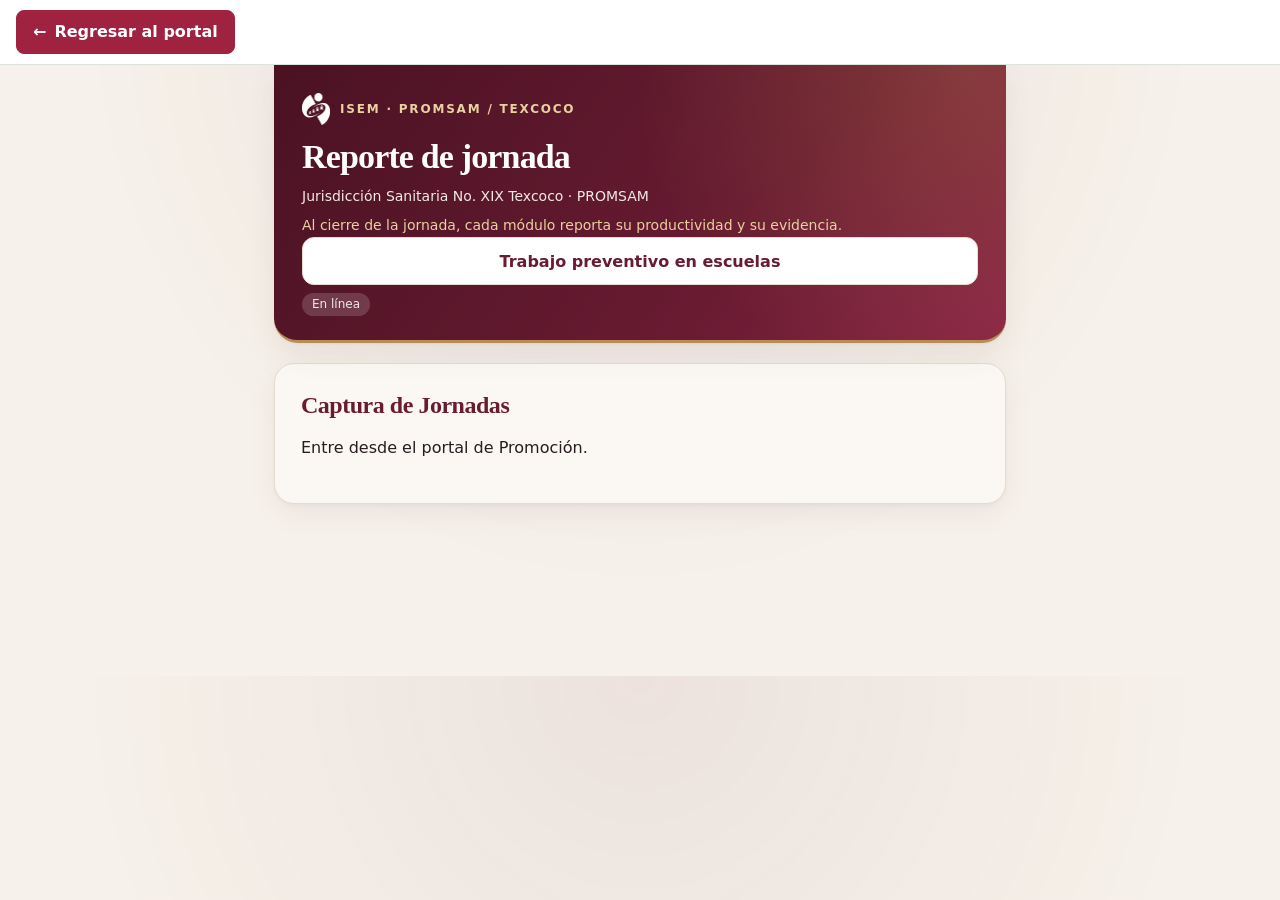
<file: web/jornadas/index.html>
<!DOCTYPE html>
<!-- ARCHIVO GENERADO por JS19-JORNADAS/scripts/publicar_pages.py — NO EDITAR A MANO. -->
<html lang="es">
<head>
<meta charset="UTF-8">
<meta name="viewport" content="width=device-width, initial-scale=1">
<!-- La dirección llega con el boleto: que no se filtre en el Referer. -->
<meta name="referrer" content="no-referrer">
<meta http-equiv="Content-Security-Policy" content="default-src 'self'; connect-src https://script.google.com https://script.googleusercontent.com; img-src 'self' data: blob:; style-src 'self' 'unsafe-inline'; base-uri 'none'; form-action 'none'">
<link rel="icon" type="image/png" href="logo-promocion.png">
<title>Captura de Jornadas · JS XIX</title>
<link rel="stylesheet" href="estilos.css?v=20260930e099c9">
<link rel="stylesheet" href="../navegacion.css?v=20260930">
</head>
<body class="jornada-ui">
<nav class="navegacion-portal" aria-label="Regreso al portal"><a href="../"><span aria-hidden="true">←</span> Regresar al portal</a></nav>


<a class="saltar" href="#p1">Ir a la captura</a>
<header>
  <p class="marca"><img class="marca-logo" src="logo-promocion-blanco.png" alt="" width="28" height="31">ISEM · PROMSAM / TEXCOCO</p>
  <h1>Reporte de jornada</h1>
  <p>Jurisdicción Sanitaria No. XIX Texcoco · PROMSAM</p>
  <p class="sub">Al cierre de la jornada, cada módulo reporta su productividad y su evidencia.</p>
  <button type="button" class="b-sec" id="btnEscolar">Trabajo preventivo en escuelas</button>
  <p class="insignia" id="insigniaRed" aria-live="polite"></p>
</header>

<div class="contexto oculto" id="contexto">
  <span class="ctx-txt" id="ctxTxt"></span>
  <span id="ctxTotal"></span>
</div>

<div class="progreso">
  <div class="pasos" id="pasos"></div>
  <div class="rotulo" id="rotuloPaso">Paso 1 de 4 · Jornada y módulo</div>
</div>

<div class="wrap">

  <div id="avisoRed" class="aviso a-warn oculto" role="status" aria-live="polite">
    Sin conexión. Lo que captures se guarda en el teléfono y se envía solo al recuperar señal.
  </div>
  <div id="avisoCola" class="aviso a-info oculto" role="status" aria-live="polite"></div>

  <section id="escolar" class="card oculto" aria-labelledby="tituloEscolar">
  <h2 id="tituloEscolar">Trabajo preventivo en escuelas</h2>
  <p class="mini">Concentrado mensual por plantel y turno. Cada sesión corresponde a un taller con su lista.
    Las cifras complementan el reporte escolar y se conservan para revisión con Determinantes.</p>
  <div id="escolarMensaje" class="aviso a-info" role="status" aria-live="polite"></div>
  <label for="escolarUnidad">Unidad responsable</label><select id="escolarUnidad"></select>
  <label for="escolarPeriodo">Periodo de actividad</label><input id="escolarPeriodo" type="month" required>
  <button type="button" class="b-sec" id="escolarConsultar">Consultar periodo</button>
  <h3>Planteles del periodo</h3><div id="escolarRegistros"></div>
  <button type="button" class="b-sec" id="escolarNuevo">+ Agregar escuela</button>
  <form id="escolarFormulario">
    <label for="escolarConocido">Usar un plantel registrado</label><select id="escolarConocido"><option value="">Plantel nuevo…</option></select>
    <label for="escolarCCT">Clave de centro de trabajo (CCT)</label><input id="escolarCCT" maxlength="10" required autocomplete="off">
    <label for="escolarNombre">Nombre del plantel</label><input id="escolarNombre" maxlength="250" required>
    <label for="escolarTurno">Turno</label><select id="escolarTurno"><option value="">Seleccione…</option><option>MATUTINO</option><option>VESPERTINO</option><option>NOCTURNO</option><option>DISCONTINUO</option><option>CONTINUO</option></select>
    <label for="escolarCiclo">Ciclo escolar</label><input id="escolarCiclo" placeholder="2026-2027" required pattern="20[0-9]{2}-20[0-9]{2}">
    <label for="escolarMatricula">Matrícula del plantel en este ciclo</label><input id="escolarMatricula" type="number" min="0" step="1" inputmode="numeric">
    <label for="escolarProgramadas">Sesiones programadas para este mes <span class="opcional">(si cuenta con la meta)</span></label><input id="escolarProgramadas" type="number" min="0" step="1" inputmode="numeric">
    <label for="escolarRealizadas">Sesiones realizadas</label><input id="escolarRealizadas" type="number" min="0" step="1" inputmode="numeric">
    <h3>Sesiones en las que se impartió cada tema</h3>
    <p class="mini">Una sesión puede abordar varios temas. Escriba 0 si confirmó que no se impartió; deje vacío un dato pendiente.</p>
    <div id="escolarTemas"></div>
    <label for="escolarOtros">Especifique otros temas <span class="opcional">(cuando corresponda)</span></label><input id="escolarOtros" maxlength="250">
    <h3>Asistencias por público</h3><p class="mini">Son participaciones del mes. La matrícula se conserva como dato del plantel.</p>
    <label for="escolarAlumnos">Alumnos</label><input id="escolarAlumnos" type="number" min="0" step="1" inputmode="numeric">
    <label for="escolarDocentes">Docentes</label><input id="escolarDocentes" type="number" min="0" step="1" inputmode="numeric">
    <label for="escolarPadres">Madres, padres o tutores</label><input id="escolarPadres" type="number" min="0" step="1" inputmode="numeric">
    <p id="escolarAsistencias" role="status"></p>
    <label for="escolarTamizajes">Tamizajes <span class="opcional">(si dispone del dato escolar confirmado)</span></label><input id="escolarTamizajes" type="number" min="0" step="1" inputmode="numeric">
    <label for="escolarFolio">Folio de jornada de salud vinculada <span class="opcional">(si hubo una jornada registrada)</span></label><input id="escolarFolio" placeholder="JOR-…" maxlength="100">
    <p class="mini">La jornada vinculada conserva sus fotos y su productividad. Este complemento no crea otra jornada ni vuelve a sumar sus servicios.</p>
    <div class="fila-btn"><button id="escolarBorrador" type="button" class="b-sec">Guardar borrador</button><button id="escolarEnviar" type="submit" class="b-prim">Guardar reporte del plantel</button></div>
  </form>
  <h3>Descargar reportes del periodo</h3>
  <p class="mini">Excel para revisión. Las cifras faltantes aparecen como pendientes. La descarga utiliza la unidad y el mes consultados.</p>
  <div class="fila-btn"><button type="button" class="b-sec" id="escolarExcel">Escolar</button><button type="button" class="b-sec" id="adiccionesExcel">Adicciones</button><button type="button" class="b-sec" id="deteccionesExcel">Detecciones por recurso</button></div>
  <button type="button" class="b-sec" id="escolarVolver">Volver a Jornadas</button>
</section>

  <!-- ====================== PASO 1 ====================== -->
  <section class="card" id="p1">
    <h2>¿Qué vas a reportar?</h2>
    <p class="mini">Elige el alcance de tu captura. Después registrarás las actividades, las fotos y revisarás el reporte.</p>

    <div id="selectorModo" class="fila-btn" style="margin-bottom:16px">
      <button class="b-sec" id="btnModoJornada" aria-pressed="false">Toda la jornada<span class="opcion-ayuda">Reúne las actividades de todos los módulos.</span></button>
      <button class="b-sec" id="btnModoModulo" aria-pressed="false">Solo mi módulo<span class="opcion-ayuda">Captura únicamente el servicio que atendiste.</span></button>
    </div>
    <p class="mini" id="cambioModo"></p>

    <label for="jornada">Jornada</label>
    <select id="jornada"><option value="">Cargando jornadas…</option></select>

    <!-- Jornada que nadie dio de alta: se registra aquí mismo (2026-09-27). -->
    <div id="cajaNueva" class="oculto">
      <p class="mini">Si no aparece en la lista, regístrala aquí. No hace falta darla de alta antes.</p>
      <label for="nuevaFecha">Fecha de la jornada</label>
      <input id="nuevaFecha" type="date">
      <label for="nuevaUnidad">Unidad médica de adscripción</label>
      <select id="nuevaUnidad"></select>
      <label for="nuevaLugar">Lugar (plaza, kiosco, explanada…)</label>
      <input id="nuevaLugar" type="text" autocomplete="off">
      <label for="nuevaLocalidad">Localidad</label>
      <input id="nuevaLocalidad" type="text" autocomplete="off">
      <label for="nuevaProyectada">Población esperada (beneficiarios)</label>
      <input id="nuevaProyectada" type="number" min="1" step="1" inputmode="numeric" placeholder="—">
    </div>

    <div id="datosJornada" class="oculto">
      <p class="mini" id="detalleJornada"></p>
      <a id="ligaMapa" class="mapa" href="#" target="_blank" rel="noopener">Cómo llegar (Maps)</a>
    </div>

    <div id="cajaModulo">
      <label for="modulo">Módulo</label>
      <select id="modulo"><option value="">Selecciona el módulo…</option></select>
    </div>

    <label for="capturista">¿Quién reporta?</label>
    <input id="capturista" type="text" autocomplete="name"
           placeholder="Nombre de quien entrega los números">
    <p class="mini">Si te lo pasaron por WhatsApp, escribe el nombre de quien te lo mandó.</p>
  </section>

  <!-- ====================== PASO 2 ====================== -->
  <section class="card oculto" id="p2">
    <h2>Actividades realizadas</h2>
    <p class="mini" id="pistaInd">Deja vacío lo que no se ofreció. No pongas cero de relleno.</p>
    <div id="taller" class="oculto"></div>
    <div id="indicadores"></div>
    <div id="extras" class="oculto"></div>
    <div class="total" id="cajaTotal">
      <span id="rotuloTotal">Total del módulo</span><span id="totalMod">0</span>
    </div>
    <div id="fichaTecnica" class="oculto"></div>
  </section>

  <!-- ====================== PASO 3 ====================== -->
  <section class="card oculto" id="p3">
    <h2>Evidencia fotográfica</h2>
    <p class="mini" id="ayudaFotos">Agrega al menos 3 fotos: montaje, actividad en curso y panorámica. Puedes seleccionarlas desde tu galería.</p>
    <p class="contador-fotos" id="contadorFotos" role="status">0 fotos agregadas</p>
    <div id="cajaEtiqueta" class="oculto">
      <label for="etiquetaFoto">Las siguientes fotos son de</label>
      <select id="etiquetaFoto"></select>
    </div>
    <div class="fotos" id="galeria">
      <button class="add" type="button" id="agregarFoto">+ Agregar fotos</button>
    </div>
    <input id="archivoFoto" type="file" accept="image/*" aria-describedby="ayudaFotos"
           multiple class="oculto">
    <label for="notas">Observaciones <span class="opcional">(opcional)</span></label>
    <textarea id="notas" rows="2" placeholder="Incidencias, faltantes, apoyo municipal…"></textarea>
  </section>

  <!-- ====================== PASO 4 ====================== -->
  <section class="card oculto" id="p4">
    <h2>Revisar y enviar</h2>
    <p class="mini">Confirma las cifras y las fotos. Si necesitas corregir algo, usa Atrás antes de enviar.</p>
    <div id="avisoFotos" class="aviso a-warn oculto"></div>
    <div id="repaso"></div>
    <div class="recon oculto" id="recon"></div>
    <div class="recon oculto" id="reconFicha"></div>
  </section>

</div>

<div class="barra">
  <div class="in">
    <div class="fila-btn">
      <button class="b-sec oculto" id="btnAtras">← Atrás</button>
      <button class="b-prim" id="btnSiguiente">Continuar →</button>
    </div>
    <p class="mini" style="text-align:center;margin:8px 0 0" id="estado" role="alert" aria-live="assertive"></p>
  </div>
</div>

<script src="config.js?v=20260930e099c9"></script>
<script src="app.js?v=20260930e099c9"></script>
</body>
</html>
</file>
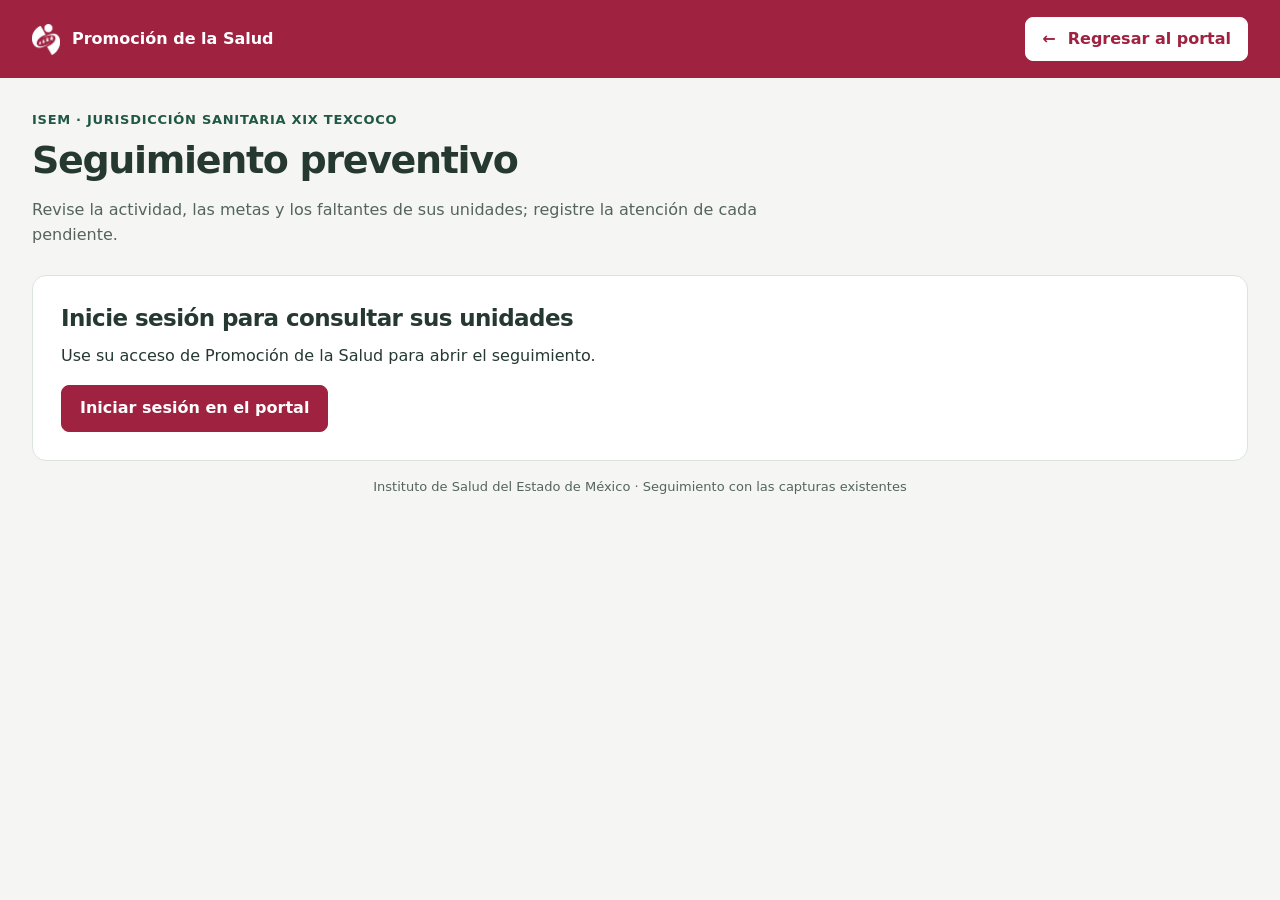
<file: web/seguimiento/index.html>
<!DOCTYPE html>
<html lang="es">
<head>
  <meta charset="utf-8">
  <meta name="viewport" content="width=device-width, initial-scale=1, viewport-fit=cover">
  <meta name="referrer" content="no-referrer">
  <meta http-equiv="Content-Security-Policy" content="default-src 'self'; connect-src https://script.google.com https://script.googleusercontent.com; img-src 'self' data:; base-uri 'none'; form-action 'none'">
  <meta name="theme-color" content="#9f2241">
  <title>Seguimiento preventivo · Promoción de la Salud</title>
  <link rel="icon" type="image/png" href="../logo-promocion.png">
  <link rel="stylesheet" href="estilos.css?v=20260930nav">
  <script src="../config.js" defer></script>
  <script src="app.js?v=20260930" defer></script>
</head>
<body>
  <a class="saltar" href="#contenido">Ir a los indicadores</a>
  <header class="cabecera">
    <div class="cabecera-interior">
      <a class="marca" href="../"><img src="../logo-promocion-blanco.png" width="28" height="31" alt="">Promoción de la Salud</a>
      <a class="volver" href="../"><span aria-hidden="true">←</span> Regresar al portal</a>
    </div>
  </header>
  <main>
    <div class="introduccion">
      <p class="sobre">ISEM · Jurisdicción Sanitaria XIX Texcoco</p>
      <h1>Seguimiento preventivo</h1>
      <p class="descripcion">Revise la actividad, las metas y los faltantes de sus unidades; registre la atención de cada pendiente.</p>
      <p id="identidad" class="identidad"></p>
    </div>
    <section id="acceso-requerido" class="panel acceso" hidden aria-labelledby="titulo-acceso">
      <h2 id="titulo-acceso">Inicie sesión para consultar sus unidades</h2>
      <p>Use su acceso de Promoción de la Salud para abrir el seguimiento.</p>
      <a href="../" class="boton">Iniciar sesión en el portal</a>
    </section>
    <section id="consulta" class="panel filtros" hidden aria-label="Filtros del seguimiento">
      <div class="campo"><label for="periodo">Mes de seguimiento</label><input id="periodo" type="month" required></div>
      <div class="campo"><label for="unidad">Unidad</label><select id="unidad"><option value="">Todas mis unidades</option></select></div>
      <div class="campo"><label for="programa">Programa</label><select id="programa"><option value="">Todos los programas</option></select></div>
      <button id="actualizar" type="button" class="boton">Actualizar consulta</button>
    </section>
    <p id="aviso" class="aviso" role="status" aria-live="polite" aria-atomic="true" hidden></p>
    <div id="contenido" hidden>
      <section class="resumen" aria-label="Resumen de la vista">
        <article class="tarjeta"><span id="resumen-indicadores" class="numero">0</span><h2>Indicadores en la vista</h2><p>Con sus propias unidades de medida</p></article>
        <article class="tarjeta"><span id="resumen-evaluables" class="numero">0</span><h2>Con avance evaluable</h2><p>Porcentaje calculado por la fuente</p></article>
        <article class="tarjeta tarjeta-alerta"><span id="resumen-pendientes" class="numero">0</span><h2>Pendientes por atender</h2><p>Abiertos o en proceso</p></article>
        <article class="tarjeta"><span id="resumen-unidades" class="numero">0</span><h2>Unidades en la vista</h2><p>Con indicadores o pendientes</p></article>
      </section>
      <section class="panel seccion" aria-labelledby="titulo-indicadores">
        <div class="titulo-seccion"><div><p class="sobre">Actividad y cumplimiento</p><h2 id="titulo-indicadores">Avance, metas y faltantes</h2></div><span id="periodo-vista" class="etiqueta-periodo"></span></div>
        <p class="ayuda">La programación operativa y la meta oficial se presentan por separado. “Sin dato” no equivale a cero. Los porcentajes y faltantes corresponden a cada indicador; las actividades en revisión conservan su estado.</p>
        <table id="indicadores"><caption class="solo-lectores">Indicadores del periodo y filtros seleccionados</caption><thead><tr><th scope="col">Unidad / programa</th><th scope="col">Indicador</th><th scope="col">Actividad</th><th scope="col">Programación</th><th scope="col">Meta oficial</th><th scope="col">Avance</th><th scope="col">Faltante</th><th scope="col">Estado</th><th scope="col">Fuente / corte</th></tr></thead><tbody></tbody></table>
        <p id="sin-indicadores" class="vacio" hidden>No hay indicadores para los filtros seleccionados.</p>
      </section>
      <section class="panel seccion" aria-labelledby="titulo-pendientes">
        <div class="titulo-seccion"><div><p class="sobre">Acciones de seguimiento</p><h2 id="titulo-pendientes">Atención de pendientes</h2></div><span id="cantidad-pendientes" class="etiqueta-periodo"></span></div>
        <p class="ayuda">Registre quién atenderá el pendiente y el compromiso. Marcarlo como atendido no cambia ni valida las cifras: las correcciones se realizan en la fuente original.</p>
        <div id="pendientes" class="pendientes"></div>
        <p id="sin-pendientes" class="vacio" hidden>No hay pendientes para los filtros seleccionados.</p>
      </section>
      <section class="panel seccion" aria-labelledby="titulo-fuentes">
        <div class="titulo-seccion"><div><p class="sobre">Procedencia y calidad</p><h2 id="titulo-fuentes">Fuentes de la consulta</h2></div></div>
        <p class="ayuda">Cortes disponibles para el mes y la unidad consultados. El filtro de programa se aplica a indicadores y pendientes.</p>
        <table id="fuentes"><caption class="solo-lectores">Fuentes consultadas y sus cortes</caption><thead><tr><th scope="col">Fuente</th><th scope="col">Corte</th><th scope="col">Estado</th><th scope="col">Detalle</th></tr></thead><tbody></tbody></table>
        <p id="sin-fuentes" class="vacio" hidden>No hay información de fuentes para esta consulta.</p>
      </section>
    </div>
    <footer>Instituto de Salud del Estado de México · Seguimiento con las capturas existentes</footer>
  </main>
</body>
</html>
</file>
<file: web/estilos.css>
/* La máscara — Promoción de la Salud, JS XIX Texcoco.
   Misma identidad que Mensual Coordinación (guinda, verde y dorado
   institucionales), con el acabado de iOS: tipografía del sistema, listas
   agrupadas, curvas de movimiento de Apple y modo oscuro. */

:root {
  /* Marca institucional */
  --guinda: #9f2241;
  --guinda-fuerte: #691c32;
  --verde: #235b4e;
  --dorado: #bc955c;

  /* Superficies y texto (claro) */
  --lienzo: #f2f4f3;
  --superficie: #ffffff;
  --superficie-2: #f7f9f8;
  --texto: #1c1c1e;
  --texto-2: #5f6361;
  --texto-3: #6f7271;
  --borde: #dde5e0;
  --separador: rgba(60, 60, 67, 0.12);
  --acento-texto: #9f2241;

  /* Estados: nunca solo color, siempre con ícono y texto */
  --ok-fondo: #e4f0eb;   --ok-texto: #1d4d42;   --ok-barra: #2f7a67;
  --pend-fondo: #f8eed9; --pend-texto: #74500e; --pend-barra: #c9973f;
  --nd-fondo: #eceeed;   --nd-texto: #5f6361;   --nd-barra: #c4c9c6;
  --error-fondo: #f9eaee; --error-texto: #8a1d38;

  /* Forma y profundidad */
  --r-sm: 10px;
  --r-md: 14px;
  --r-lg: 20px;
  --r-xl: 28px;
  --sombra-tarjeta: 0 1px 2px rgba(16, 49, 43, 0.06), 0 4px 16px rgba(16, 49, 43, 0.06);
  --sombra-flotante: 0 24px 56px rgba(105, 28, 50, 0.16), 0 2px 8px rgba(16, 49, 43, 0.06);
  --anillo: 0 0 0 3px var(--superficie), 0 0 0 6px rgba(159, 34, 65, 0.55);

  /* Movimiento: la curva "spring" de las hojas de iOS y una salida más corta */
  --ease-apple: cubic-bezier(0.32, 0.72, 0, 1);
  --ease-salida: cubic-bezier(0.4, 0, 1, 1);
  --t-toque: 120ms;
  --t-base: 220ms;
  --t-entrada: 460ms;

  --fuente: -apple-system, BlinkMacSystemFont, "SF Pro Text", "Segoe UI", Roboto, "Helvetica Neue", Arial, sans-serif;
  color-scheme: light;
}

@media (prefers-color-scheme: dark) {
  :root {
    --lienzo: #0e0e10;
    --superficie: #1c1c1e;
    --superficie-2: #242426;
    --texto: #f2f2f7;
    --texto-2: #aeaeb2;
    --texto-3: #9a9a9f;
    --borde: #2e2e31;
    --separador: rgba(84, 84, 88, 0.45);
    --acento-texto: #f08aa3;

    --ok-fondo: rgba(66, 180, 145, 0.16);   --ok-texto: #86d9bd;   --ok-barra: #4fb89a;
    --pend-fondo: rgba(214, 162, 64, 0.17); --pend-texto: #f0c779; --pend-barra: #d9a547;
    --nd-fondo: rgba(255, 255, 255, 0.08); --nd-texto: #b3b3b8;   --nd-barra: #48484c;
    --error-fondo: rgba(240, 90, 120, 0.14); --error-texto: #ff9fb4;

    --sombra-tarjeta: 0 0 0 1px rgba(255, 255, 255, 0.05);
    --sombra-flotante: 0 24px 56px rgba(0, 0, 0, 0.5), 0 0 0 1px rgba(255, 255, 255, 0.06);
    --anillo: 0 0 0 3px var(--lienzo), 0 0 0 6px rgba(240, 138, 163, 0.7);
    color-scheme: dark;
  }
}

.orientacion-personal {
  margin: 20px 0; padding: 20px; border: 1px solid var(--borde);
  border-radius: var(--r-lg); background: var(--superficie); line-height: 1.6;
}
.orientacion-personal h2 { font-size: 1.15rem; color: var(--texto); }
.orientacion-personal p { margin-top: 10px; color: var(--texto-2); }
.enlace-guia { display: inline-block; padding: 12px 0; color: var(--acento-texto); text-decoration: underline; }
.lista-guias { list-style: none; padding: 0; margin: 12px 0 0; }
.lista-guias li + li { border-top: 1px solid var(--borde); margin-top: 12px; padding-top: 8px; }
.lista-guias li p { margin-top: 0; }
.guia-personal main { max-width: 48rem; padding-top: 24px; }
.guia-personal h1 { font-size: 1.8rem; }
.guia-personal h3 { font-size: 1rem; margin-bottom: 8px; }
.guia-personal section { scroll-margin-top: 20px; }
.guia-personal li { margin-bottom: 8px; }
.guia-personal .pasos { padding-left: 24px; }
.guia-personal nav { display: flex; flex-wrap: wrap; gap: 8px 24px; }
.guia-personal section > .enlace-guia { display: block; width: fit-content; }

/* ---------------------------------------------------------------- Base ---- */

*, *::before, *::after { box-sizing: border-box; }
[hidden] { display: none !important; }

html { -webkit-text-size-adjust: 100%; text-size-adjust: 100%; }

body {
  margin: 0;
  min-height: 100dvh;
  font-family: var(--fuente);
  font-size: 16px;
  line-height: 1.5;
  color: var(--texto);
  background: var(--lienzo);
  -webkit-font-smoothing: antialiased;
  -webkit-tap-highlight-color: transparent;
}

main {
  width: 100%;
  max-width: 34rem;
  margin: 0 auto;
  padding: 0 16px calc(32px + env(safe-area-inset-bottom, 0px));
}

h1, h2, p { margin: 0; }

button, input { font: inherit; color: inherit; }
button { cursor: pointer; touch-action: manipulation; }

:focus-visible { outline: none; box-shadow: var(--anillo); }

svg { width: 1em; height: 1em; fill: none; stroke: currentColor; stroke-width: 1.75;
      stroke-linecap: round; stroke-linejoin: round; flex-shrink: 0; }

.sprite { position: absolute; width: 0; height: 0; overflow: hidden; }

.solo-lector {
  position: absolute; width: 1px; height: 1px; padding: 0; margin: -1px;
  overflow: hidden; clip: rect(0 0 0 0); white-space: nowrap; border: 0;
}

.pie {
  margin-top: 32px;
  text-align: center;
  font-size: 12px;
  color: var(--texto-3);
  letter-spacing: 0.01em;
}

/* Entrada de cada vista: sube 12 px y aparece, con la curva de iOS. */
.vista.entrando { animation: aparecer var(--t-entrada) var(--ease-apple) both; }
@keyframes aparecer {
  from { opacity: 0; transform: translateY(12px) scale(0.992); }
  to   { opacity: 1; transform: none; }
}

/* -------------------------------------------------------------- Acceso ---- */

.vista-acceso {
  min-height: 100dvh;
  display: flex;
  flex-direction: column;
  justify-content: center;
  padding: calc(24px + env(safe-area-inset-top, 0px)) 0 8px;
  position: relative;
}

/* Un resplandor guinda muy tenue detrás de la tarjeta: da profundidad sin
   decorar de más. */
.vista-acceso::before {
  content: "";
  position: fixed;
  inset: -20% -30% auto;
  height: 70%;
  background: radial-gradient(closest-side, rgba(159, 34, 65, 0.14), transparent);
  pointer-events: none;
  z-index: -1;
}

.marca {
  display: flex;
  align-items: center;
  justify-content: center;
  gap: 10px;
  margin-bottom: 20px;
  color: var(--texto-2);
  font-size: 13px;
  font-weight: 500;
  text-align: center;
}

.marca-icono {
  display: grid;
  place-items: center;
  width: 36px;
  height: 36px;
  border-radius: 10px;
  color: #fff;
  font-size: 20px;
}
.marca-icono img { width: 30px; height: auto; display: block; }

.tarjeta-acceso {
  background: var(--superficie);
  border-radius: var(--r-xl);
  padding: 32px 24px 24px;
  box-shadow: var(--sombra-flotante);
}

.tarjeta-acceso h1 {
  font-size: 28px;
  line-height: 1.15;
  font-weight: 700;
  letter-spacing: -0.022em;
  text-align: center;
}

.lema {
  margin: 8px 0 28px;
  text-align: center;
  font-size: 15px;
  color: var(--texto-2);
}

.campo + .campo { margin-top: 16px; }

.campo label {
  display: block;
  margin: 0 0 6px 4px;
  font-size: 13px;
  font-weight: 600;
  color: var(--texto-2);
}

.campo input {
  width: 100%;
  min-height: 52px;
  padding: 0 16px;
  font-size: 17px;
  background: var(--superficie-2);
  border: 1px solid var(--borde);
  border-radius: var(--r-md);
  transition: border-color var(--t-base) var(--ease-apple),
              box-shadow var(--t-base) var(--ease-apple),
              background-color var(--t-base) var(--ease-apple);
}

.campo input:focus {
  outline: none;
  background: var(--superficie);
  border-color: var(--guinda);
  box-shadow: 0 0 0 4px rgba(159, 34, 65, 0.14);
}

.ayuda-campo {
  margin: 6px 4px 0;
  font-size: 12.5px;
  line-height: 1.4;
  color: var(--texto-3);
}

.como-entro {
  margin-top: 20px;
  padding-top: 16px;
  border-top: 1px solid var(--separador);
  font-size: 14px;
  color: var(--texto-2);
}
.como-entro summary {
  cursor: pointer;
  padding: 6px 0;
  font-weight: 600;
  color: var(--guinda);
}
.como-bloque { margin-top: 12px; }
.como-bloque h2 { margin: 0 0 4px; font-size: 14px; color: var(--texto); }
.como-bloque p, .como-nota { margin: 4px 0; line-height: 1.5; }
.como-nota { margin-top: 12px; font-size: 13px; color: var(--texto-3); }
.como-entro code {
  padding: 1px 6px;
  border-radius: 6px;
  background: var(--superficie-2);
  border: 1px solid var(--borde);
  font-size: 13px;
  word-break: break-all;
}

.campo-clave { position: relative; }
.campo-clave input { padding-right: 56px; }

.btn-ver-clave {
  position: absolute;
  top: 4px;
  right: 4px;
  display: grid;
  place-items: center;
  width: 44px;
  height: 44px;
  border: 0;
  border-radius: 12px;
  background: transparent;
  color: var(--texto-3);
  font-size: 20px;
  transition: background-color var(--t-toque) var(--ease-apple), color var(--t-toque);
}
.btn-ver-clave:hover { color: var(--texto); background: var(--separador); }

.error {
  min-height: 0;
  margin-top: 16px;
  padding: 0 14px;
  border-radius: var(--r-sm);
  font-size: 14px;
  color: var(--error-texto);
  background: var(--error-fondo);
  max-height: 0;
  opacity: 0;
  overflow: hidden;
  transition: max-height var(--t-base) var(--ease-apple), opacity var(--t-base), padding var(--t-base);
}
.error:not(:empty) { max-height: 6rem; opacity: 1; padding: 10px 14px; }

.btn-principal {
  position: relative;
  display: flex;
  align-items: center;
  justify-content: center;
  gap: 10px;
  width: 100%;
  min-height: 52px;
  margin-top: 20px;
  border: 0;
  border-radius: var(--r-md);
  font-size: 17px;
  font-weight: 600;
  color: #fff;
  background: linear-gradient(180deg, #ad2b4c, var(--guinda) 55%, #8d1d39);
  box-shadow: 0 1px 0 rgba(255, 255, 255, 0.18) inset, 0 8px 20px rgba(159, 34, 65, 0.28);
  transition: transform var(--t-toque) var(--ease-apple), box-shadow var(--t-base) var(--ease-apple),
              filter var(--t-base);
}
.btn-principal:hover { filter: brightness(1.05); }
.btn-principal:active { transform: scale(0.98); }
.btn-principal:disabled { cursor: progress; filter: saturate(0.85); }

.giro {
  display: none;
  width: 18px;
  height: 18px;
  border: 2px solid rgba(255, 255, 255, 0.4);
  border-top-color: #fff;
  border-radius: 50%;
  animation: girar 700ms linear infinite;
}
.btn-principal[aria-busy="true"] .giro { display: inline-block; }
@keyframes girar { to { transform: rotate(360deg); } }

/* Un "no" como el de iOS: un temblor corto, horizontal y pequeño. */
.sacudir { animation: sacudir 380ms var(--ease-apple); }
@keyframes sacudir {
  0%, 100% { transform: translateX(0); }
  20% { transform: translateX(-8px); }
  40% { transform: translateX(7px); }
  60% { transform: translateX(-4px); }
  80% { transform: translateX(2px); }
}

/* -------------------------------------------------------------- Portal ---- */

.cabecera {
  position: relative;
  overflow: hidden;
  margin: 0 -16px;
  padding: calc(14px + env(safe-area-inset-top, 0px)) 20px 26px;
  color: #fff;
  background: linear-gradient(135deg, var(--guinda) 0%, var(--guinda-fuerte) 100%);
  border-radius: 0 0 var(--r-xl) var(--r-xl);
}
/* El mismo brillo que la cabecera de Mensual, un poco más amplio. */
.cabecera::before {
  content: "";
  position: absolute;
  top: -60%;
  right: -20%;
  width: 70%;
  height: 220%;
  background: radial-gradient(circle, rgba(255, 255, 255, 0.10) 0%, transparent 65%);
  pointer-events: none;
}
.cabecera::after {
  content: "";
  position: absolute;
  inset: auto 0 0;
  height: 3px;
  background: linear-gradient(90deg, transparent, rgba(188, 149, 92, 0.7), transparent);
}

.cabecera-barra {
  position: relative;
  display: flex;
  align-items: center;
  justify-content: space-between;
  gap: 12px;
  margin-bottom: 18px;
}

.cabecera-marca {
  display: inline-flex;
  align-items: center;
  gap: 8px;
  font-size: 13px;
  font-weight: 600;
  opacity: 0.9;
}
.cabecera-logo { width: 22px; height: auto; }

.btn-salir {
  display: inline-flex;
  align-items: center;
  gap: 6px;
  min-height: 44px;
  padding: 0 16px;
  border: 1px solid rgba(255, 255, 255, 0.28);
  border-radius: 999px;
  color: #fff;
  font-size: 14px;
  font-weight: 500;
  background: rgba(255, 255, 255, 0.12);
  -webkit-backdrop-filter: blur(12px);
  backdrop-filter: blur(12px);
  transition: background-color var(--t-toque) var(--ease-apple), transform var(--t-toque) var(--ease-apple);
}
.btn-salir:hover { background: rgba(255, 255, 255, 0.2); }
.btn-salir:active { transform: scale(0.96); }
.btn-salir svg { font-size: 16px; }
.btn-salir:focus-visible { box-shadow: 0 0 0 3px rgba(255, 255, 255, 0.85); }

.cabecera-sobre {
  position: relative;
  font-size: 13px;
  font-weight: 500;
  text-transform: uppercase;
  letter-spacing: 0.08em;
  opacity: 0.72;
}

#identidad {
  position: relative;
  margin-top: 2px;
  font-size: 30px;
  line-height: 1.12;
  font-weight: 700;
  letter-spacing: -0.024em;
  overflow-wrap: anywhere;
}
#identidad:focus { outline: none; }
#identidad:focus-visible { box-shadow: none; text-decoration: underline 2px rgba(255, 255, 255, 0.6);
                           text-underline-offset: 6px; }

.pastilla {
  position: relative;
  display: inline-flex;
  align-items: center;
  gap: 6px;
  margin-top: 14px;
  padding: 6px 12px;
  border-radius: 999px;
  font-size: 13px;
  font-weight: 500;
  background: rgba(255, 255, 255, 0.14);
}
.pastilla svg { font-size: 15px; }

/* Resumen del mes: la cifra y una barra con un tramo por capturador. */
.resumen {
  position: relative;
  margin-top: -14px;
  padding: 16px 18px;
  border-radius: var(--r-lg);
  background: var(--superficie);
  box-shadow: var(--sombra-flotante);
}

.resumen-cifra { font-size: 15px; color: var(--texto-2); }
.resumen-cifra strong {
  font-size: 22px;
  font-weight: 700;
  color: var(--texto);
  font-variant-numeric: tabular-nums;
  letter-spacing: -0.01em;
}
.resumen-nota { margin-top: 2px; font-size: 13px; color: var(--texto-3); }
.resumen-nota:empty { display: none; }

.resumen-barra {
  display: flex;
  gap: 4px;
  margin-top: 12px;
  height: 8px;
}
.resumen-barra span {
  flex: 1;
  border-radius: 999px;
  transform-origin: left center;
  animation: llenar 700ms var(--ease-apple) both;
  animation-delay: calc(var(--i, 0) * 70ms + 180ms);
}
.resumen-barra .t-REPORTADO { background: var(--ok-barra); }
.resumen-barra .t-PENDIENTE { background: var(--pend-barra); }
.resumen-barra .t-NO_SE_SABE { background: var(--nd-barra); }
@keyframes llenar { from { transform: scaleX(0); } to { transform: scaleX(1); } }

.aviso {
  display: flex;
  gap: 8px;
  margin-top: 14px;
  padding: 12px 14px;
  border-radius: var(--r-md);
  font-size: 14px;
  color: var(--pend-texto);
  background: var(--pend-fondo);
}

/* Lista agrupada, como Ajustes de iOS. */
.apartado { margin-top: 28px; }

.apartado h2 {
  margin: 0 0 8px 16px;
  font-size: 13px;
  font-weight: 600;
  text-transform: uppercase;
  letter-spacing: 0.06em;
  color: var(--texto-3);
}

.destinos {
  list-style: none;
  margin: 0;
  padding: 0;
  border-radius: var(--r-lg);
  background: var(--superficie);
  box-shadow: var(--sombra-tarjeta);
  overflow: hidden;
}

.destino {
  animation: aparecer var(--t-entrada) var(--ease-apple) both;
  animation-delay: calc(var(--i, 0) * 50ms + 80ms);
}

/* Separador que empieza después del ícono, como en iOS. */
.destino + .destino .tarjeta::before {
  content: "";
  position: absolute;
  top: 0;
  left: 72px;
  right: 0;
  height: 1px;
  background: var(--separador);
}

.tarjeta {
  position: relative;
  display: grid;
  grid-template-columns: auto 1fr auto;
  align-items: center;
  gap: 14px;
  min-height: 76px;
  padding: 14px 16px;
  color: inherit;
  text-decoration: none;
  transition: background-color var(--t-toque) var(--ease-apple), transform var(--t-toque) var(--ease-apple);
}
a.tarjeta:hover { background: var(--superficie-2); }
a.tarjeta:active { background: var(--superficie-2); transform: scale(0.985); }
a.tarjeta:focus-visible { box-shadow: inset 0 0 0 3px rgba(159, 34, 65, 0.55); }

.icono-destino {
  display: grid;
  place-items: center;
  width: 42px;
  height: 42px;
  border-radius: 12px;
  color: #fff;
  font-size: 22px;
  background: linear-gradient(145deg, var(--guinda), var(--guinda-fuerte));
}
.icono-destino.tono-verde { background: linear-gradient(145deg, #2f7a67, var(--verde)); }
.icono-destino.tono-dorado { background: linear-gradient(145deg, #cfa874, #9c7a45); }

.cuerpo { min-width: 0; }

.nombre {
  display: block;
  font-size: 16px;
  font-weight: 600;
  line-height: 1.3;
  overflow-wrap: anywhere;
}

.detalle-fila {
  display: flex;
  flex-wrap: wrap;
  align-items: center;
  gap: 6px 10px;
  margin-top: 6px;
}

.detalle { font-size: 13px; color: var(--texto-3); }

.estado {
  display: inline-flex;
  align-items: center;
  gap: 5px;
  padding: 3px 10px 3px 8px;
  border-radius: 999px;
  font-size: 13px;
  font-weight: 600;
  white-space: nowrap;
}
.estado svg { font-size: 15px; }
.estado-REPORTADO { color: var(--ok-texto); background: var(--ok-fondo); }
.estado-PENDIENTE { color: var(--pend-texto); background: var(--pend-fondo); }
.estado-NO_SE_SABE { color: var(--nd-texto); background: var(--nd-fondo); }

.flecha {
  font-size: 18px;
  color: var(--texto-3);
  transition: transform var(--t-base) var(--ease-apple), color var(--t-base);
}
a.tarjeta:hover .flecha { color: var(--acento-texto); transform: translate(2px, -2px); }

.tarjeta.sin-enlace { opacity: 0.6; cursor: not-allowed; }

.vacio {
  margin-top: 28px;
  padding: 36px 24px;
  text-align: center;
  color: var(--texto-2);
  border-radius: var(--r-lg);
  background: var(--superficie);
  box-shadow: var(--sombra-tarjeta);
}
.vacio svg { font-size: 36px; color: var(--texto-3); margin-bottom: 10px; }

/* ------------------------------------------------------------- Carga ---- */

.vista-cargando { padding-bottom: 24px; }

.esq {
  border-radius: var(--r-lg);
  background: linear-gradient(90deg, var(--nd-fondo) 25%, var(--superficie) 50%, var(--nd-fondo) 75%);
  background-size: 300% 100%;
  animation: brillo 1.4s ease-in-out infinite;
}
.esq-cabecera {
  height: calc(170px + env(safe-area-inset-top, 0px));
  margin: 0 -16px;
  border-radius: 0 0 var(--r-xl) var(--r-xl);
  background: linear-gradient(135deg, var(--guinda), var(--guinda-fuerte));
  animation: none;
  opacity: 0.92;
}
.esq-resumen { height: 84px; margin-top: -14px; position: relative; }
.esq-tarjeta { height: 76px; margin-top: 12px; }
.esq-resumen + .esq-tarjeta { margin-top: 36px; }
@keyframes brillo { from { background-position: 100% 0; } to { background-position: 0 0; } }

/* ------------------------------------------------------ Pantallas grandes */

/* Tableta: la lista agrupada se abre en una cuadrícula de tarjetas sueltas. */
@media (min-width: 640px) {
  main { max-width: 52rem; padding-left: 24px; padding-right: 24px; }
  .cabecera { margin: 16px 0 0; border-radius: var(--r-xl); padding: 18px 28px 30px; }
  .esq-cabecera { margin: 16px 0 0; border-radius: var(--r-xl); }
  .resumen, .esq-resumen { margin-left: 16px; margin-right: 16px; }
  .vista-acceso { max-width: 28rem; margin: 0 auto; }
  .tarjeta-acceso { padding: 40px 40px 32px; }
  #identidad { font-size: 34px; }

  .destinos {
    display: grid;
    grid-template-columns: repeat(2, minmax(0, 1fr));
    gap: 14px;
    background: transparent;
    box-shadow: none;
    border-radius: 0;
    overflow: visible;
  }
  .destino + .destino .tarjeta::before { display: none; }
  .destino { display: flex; }
  .tarjeta {
    flex: 1;
    min-height: 104px;
    padding: 18px;
    border-radius: var(--r-lg);
    background: var(--superficie);
    box-shadow: var(--sombra-tarjeta);
    transition: transform var(--t-base) var(--ease-apple), box-shadow var(--t-base) var(--ease-apple),
                background-color var(--t-toque);
  }
  a.tarjeta:hover { background: var(--superficie); transform: translateY(-3px); box-shadow: var(--sombra-flotante); }
  a.tarjeta:active { transform: translateY(-1px) scale(0.99); }
  a.tarjeta:focus-visible { box-shadow: var(--anillo); }
  .esq-tarjeta { display: inline-block; width: calc(50% - 7px); height: 104px; }
  .esq-tarjeta + .esq-tarjeta { margin-left: 14px; }
}

/* PC: la cabecera se vuelve un tablero. El resumen se acomoda a la derecha,
   dentro de la cabecera, y los capturadores van de tres en tres. */
@media (min-width: 1024px) {
  main { max-width: 72rem; padding-left: 32px; padding-right: 32px; }

  .vista-portal {
    display: grid;
    grid-template-columns: minmax(0, 1fr) 24rem;
    column-gap: 24px;
  }
  .vista-portal > * { grid-column: 1 / -1; }

  .cabecera {
    grid-row: 1;
    margin-top: 24px;
    min-height: 236px;
    padding: 24px 36px 34px;
  }
  .cabecera-barra { margin-bottom: 26px; }
  #identidad { font-size: 42px; letter-spacing: -0.028em; }

  .vista-portal > .resumen {
    grid-row: 1;
    grid-column: 2;
    align-self: end;
    z-index: 1;
    margin: 0 28px 30px 0;
    padding: 18px 20px;
    background: rgba(255, 255, 255, 0.96);
    -webkit-backdrop-filter: blur(20px);
    backdrop-filter: blur(20px);
  }
  /* El texto de la cabecera no se mete debajo del resumen, aunque el nombre
     de la coordinación sea largo. */
  .cabecera-sobre, #identidad, .pastilla { max-width: calc(100% - 24rem - 12px); }
  .cabecera { min-height: 268px; }

  .apartado { margin-top: 36px; }
  .apartado h2 { margin-left: 4px; }
  .destinos { grid-template-columns: repeat(3, minmax(0, 1fr)); gap: 18px; }
  .tarjeta { min-height: 118px; padding: 20px; }
  .icono-destino { width: 48px; height: 48px; font-size: 24px; border-radius: 14px; }
  .nombre { font-size: 17px; }

  .vista-cargando { display: grid; grid-template-columns: repeat(3, minmax(0, 1fr)); gap: 18px; }
  .esq-cabecera { grid-column: 1 / -1; height: 236px; margin: 24px 0 0; }
  .esq-resumen { display: none; }
  .esq-tarjeta, .esq-tarjeta + .esq-tarjeta { width: auto; height: 118px; margin: 18px 0 0; }
  .esq-resumen + .esq-tarjeta { margin-top: 18px; }

  .tarjeta-acceso h1 { font-size: 32px; }
}

@media (min-width: 1024px) and (prefers-color-scheme: dark) {
  .vista-portal > .resumen { background: rgba(28, 28, 30, 0.9); }
}

/* --------------------------------------------------- Movimiento reducido */

@media (prefers-reduced-motion: reduce) {
  *, *::before, *::after {
    animation-duration: 1ms !important;
    animation-delay: 0ms !important;
    animation-iteration-count: 1 !important;
    transition-duration: 1ms !important;
  }
  .esq { animation: none; }
}

/* --- Administración (tablero y "ver como") ------------------------------- */
.admin {
  position: relative;
  margin-top: -14px;
  padding: 14px 16px 18px;
  border-radius: var(--r-lg);
  background: var(--superficie);
  box-shadow: var(--sombra-flotante);
}
.admin-pestanas {
  display: flex;
  gap: 4px;
  padding: 3px;
  margin-bottom: 14px;
  border-radius: var(--r-sm);
  background: var(--superficie-2);
}
.admin-pestanas button {
  flex: 1;
  min-height: 40px;
  border: 0;
  border-radius: 8px;
  background: transparent;
  font-size: 15px;
  font-weight: 600;
  color: var(--texto-2);
}
.admin-pestanas button[aria-selected="true"] {
  color: var(--texto);
  background: var(--superficie);
  box-shadow: var(--sombra-tarjeta);
}
.admin select {
  width: 100%;
  min-height: 52px;
  padding: 0 12px;
  font-size: 17px;
  color: var(--texto);
  background: var(--superficie-2);
  border: 1px solid var(--borde);
  border-radius: var(--r-md);
}
.tablero-caja { overflow-x: auto; margin-top: 10px; -webkit-overflow-scrolling: touch; }
.tablero { border-collapse: collapse; font-size: 13px; min-width: 100%; }
.tablero th, .tablero td { padding: 7px 6px; border-bottom: 1px solid var(--separador); text-align: center; }
.tablero thead th { font-weight: 600; color: var(--texto-2); vertical-align: bottom; }
.tablero th[scope="row"] {
  position: sticky;
  left: 0;
  text-align: left;
  background: var(--superficie);
  white-space: nowrap;
}
.tablero td svg { font-size: 18px; vertical-align: middle; }
.tablero .c-REPORTADO { color: var(--ok-barra); }
.tablero .c-PENDIENTE { color: var(--pend-barra); }
.tablero .c-NO_SE_SABE { color: var(--nd-barra); }
.tablero .c-vacio { color: var(--texto-3); }
.tablero .cuenta { font-variant-numeric: tabular-nums; color: var(--texto-2); }
.btn-enlace {
  padding: 0;
  border: 0;
  background: none;
  font: inherit;
  font-weight: 600;
  color: var(--acento-texto);
  text-decoration: underline;
  text-underline-offset: 2px;
}
.btn-secundario {
  width: 100%;
  min-height: 44px;
  margin-top: 12px;
  border: 1px solid var(--borde);
  border-radius: var(--r-md);
  background: var(--superficie-2);
  font-size: 15px;
  font-weight: 600;
  color: var(--texto);
}
.banda-como {
  display: flex;
  flex-wrap: wrap;
  gap: 4px 10px;
  align-items: center;
  position: relative;
  margin-top: -14px;
  padding: 10px 14px;
  border-radius: var(--r-md);
  font-size: 14px;
  color: var(--pend-texto);
  background: var(--pend-fondo);
  box-shadow: var(--sombra-tarjeta);
}
/* La banda ocupa el lugar que monta sobre la cabecera: el resumen baja. */
.banda-como:not([hidden]) ~ .resumen { margin-top: 12px; }
.tablero .c-cargando { color: var(--texto-3); }
</file>
<file: web/actividad-fisica/estilos.css>
/* Actividad Física — misma identidad que la máscara (PortalPromocion/web/estilos.css):
   guinda, verde y dorado institucionales con acabado tipo iOS y modo oscuro. */

:root {
  --guinda: #9f2241;
  --guinda-fuerte: #691c32;
  --verde: #235b4e;
  --dorado: #bc955c;

  --lienzo: #f2f4f3;
  --superficie: #ffffff;
  --superficie-2: #f7f9f8;
  --texto: #1c1c1e;
  --texto-2: #5f6361;
  --texto-3: #6f7271;
  --borde: #dde5e0;
  --separador: rgba(60, 60, 67, 0.12);
  --acento-texto: #9f2241;

  --ok-fondo: #e4f0eb;   --ok-texto: #1d4d42;   --ok-barra: #2f7a67;
  --pend-fondo: #f8eed9; --pend-texto: #74500e; --pend-barra: #c9973f;
  --nd-fondo: #eceeed;   --nd-texto: #5f6361;   --nd-barra: #c4c9c6;
  --error-fondo: #f9eaee; --error-texto: #8a1d38;

  --r-sm: 10px;
  --r-md: 14px;
  --r-lg: 20px;
  --r-xl: 28px;
  --sombra-tarjeta: 0 1px 2px rgba(16, 49, 43, 0.06), 0 4px 16px rgba(16, 49, 43, 0.06);
  --sombra-flotante: 0 24px 56px rgba(105, 28, 50, 0.16), 0 2px 8px rgba(16, 49, 43, 0.06);
  --anillo: 0 0 0 3px var(--superficie), 0 0 0 6px rgba(159, 34, 65, 0.55);

  --ease-apple: cubic-bezier(0.32, 0.72, 0, 1);
  --t-toque: 120ms;
  --t-base: 220ms;
  --t-entrada: 460ms;

  --fuente: -apple-system, BlinkMacSystemFont, "SF Pro Text", "Segoe UI", Roboto, "Helvetica Neue", Arial, sans-serif;
  color-scheme: light;
}

@media (prefers-color-scheme: dark) {
  :root {
    --lienzo: #0e0e10;
    --superficie: #1c1c1e;
    --superficie-2: #242426;
    --texto: #f2f2f7;
    --texto-2: #aeaeb2;
    --texto-3: #9a9a9f;
    --borde: #2e2e31;
    --separador: rgba(84, 84, 88, 0.45);
    --acento-texto: #f08aa3;

    --ok-fondo: rgba(66, 180, 145, 0.16);   --ok-texto: #86d9bd;   --ok-barra: #4fb89a;
    --pend-fondo: rgba(214, 162, 64, 0.17); --pend-texto: #f0c779; --pend-barra: #d9a547;
    --nd-fondo: rgba(255, 255, 255, 0.08); --nd-texto: #b3b3b8;   --nd-barra: #48484c;
    --error-fondo: rgba(240, 90, 120, 0.14); --error-texto: #ff9fb4;

    --sombra-tarjeta: 0 0 0 1px rgba(255, 255, 255, 0.05);
    --sombra-flotante: 0 24px 56px rgba(0, 0, 0, 0.5), 0 0 0 1px rgba(255, 255, 255, 0.06);
    --anillo: 0 0 0 3px var(--lienzo), 0 0 0 6px rgba(240, 138, 163, 0.7);
    color-scheme: dark;
  }
}

/* ---------------------------------------------------------------- Base ---- */

*, *::before, *::after { box-sizing: border-box; }
[hidden] { display: none !important; }
html { -webkit-text-size-adjust: 100%; text-size-adjust: 100%; }

body {
  margin: 0;
  min-height: 100vh;
  min-height: 100dvh;
  font-family: var(--fuente);
  font-size: 16px;
  line-height: 1.5;
  color: var(--texto);
  background: var(--lienzo);
  overflow-x: hidden;
  -webkit-font-smoothing: antialiased;
  -webkit-tap-highlight-color: transparent;
}

main {
  width: 100%;
  max-width: 34rem;
  margin: 0 auto;
  padding: 0 16px calc(32px + env(safe-area-inset-bottom, 0px));
}

h1, h2, h3, p { margin: 0; }
button, input, select { font: inherit; color: inherit; }
button { cursor: pointer; touch-action: manipulation; }
button:disabled { cursor: not-allowed; }
:focus-visible { outline: none; box-shadow: var(--anillo); }

svg { width: 1em; height: 1em; fill: none; stroke: currentColor; stroke-width: 1.75;
      stroke-linecap: round; stroke-linejoin: round; flex-shrink: 0; }
.sprite { position: absolute; width: 0; height: 0; overflow: hidden; }
.solo-lector {
  position: absolute; width: 1px; height: 1px; padding: 0; margin: -1px;
  overflow: hidden; clip: rect(0 0 0 0); white-space: nowrap; border: 0;
}

.pie { margin-top: 32px; text-align: center; font-size: 12px; color: var(--texto-3); }

.vista.entrando { animation: aparecer var(--t-entrada) var(--ease-apple) both; }
@keyframes aparecer {
  from { opacity: 0; transform: translateY(12px) scale(0.992); }
  to   { opacity: 1; transform: none; }
}

/* ------------------------------------------------------------ Botones ---- */

.btn-principal, .btn-secundario, .btn-peligro {
  display: flex;
  align-items: center;
  justify-content: center;
  gap: 10px;
  width: 100%;
  min-height: 52px;
  padding: 0 16px;
  border-radius: var(--r-md);
  font-size: 17px;
  font-weight: 600;
  transition: transform var(--t-toque) var(--ease-apple), filter var(--t-base), background-color var(--t-base);
}
.btn-principal {
  border: 0;
  color: #fff;
  background: linear-gradient(180deg, #ad2b4c, var(--guinda) 55%, #8d1d39);
  box-shadow: 0 1px 0 rgba(255, 255, 255, 0.18) inset, 0 8px 20px rgba(159, 34, 65, 0.28);
}
.btn-principal:hover { filter: brightness(1.05); }
.btn-secundario {
  border: 1px solid var(--borde);
  color: var(--acento-texto);
  background: var(--superficie);
}
.btn-secundario:hover { background: var(--superficie-2); }
.btn-peligro {
  border: 1px solid transparent;
  color: var(--error-texto);
  background: var(--error-fondo);
}
.btn-principal:active, .btn-secundario:active, .btn-peligro:active { transform: scale(0.98); }
.btn-principal:disabled, .btn-secundario:disabled, .btn-peligro:disabled {
  filter: saturate(0.4); opacity: 0.6; transform: none;
}
.btn-principal svg, .btn-secundario svg, .btn-peligro svg { font-size: 20px; }

.btn-chico {
  display: inline-flex;
  align-items: center;
  justify-content: center;
  gap: 6px;
  min-height: 44px;
  min-width: 44px;
  padding: 0 14px;
  border: 1px solid var(--borde);
  border-radius: 12px;
  font-size: 14px;
  font-weight: 600;
  color: var(--acento-texto);
  background: var(--superficie);
}
.btn-chico.peligro { color: var(--error-texto); border-color: transparent; background: var(--error-fondo); }

.giro {
  display: none;
  width: 18px; height: 18px;
  border: 2px solid rgba(255, 255, 255, 0.4);
  border-top-color: #fff;
  border-radius: 50%;
  animation: girar 700ms linear infinite;
}
[aria-busy="true"] > .giro { display: inline-block; }
.giro.oscuro { display: inline-block; border-color: var(--separador); border-top-color: var(--acento-texto); }
@keyframes girar { to { transform: rotate(360deg); } }

/* ---------------------------------------------------- Entrada / avisos ---- */

.vista-entrada {
  min-height: 100vh;
  min-height: 100dvh;
  display: flex;
  flex-direction: column;
  justify-content: center;
  padding: 24px 0 8px;
}
.marca {
  display: flex; align-items: center; justify-content: center; gap: 10px;
  margin-bottom: 20px;
  color: var(--texto-2); font-size: 13px; font-weight: 500; text-align: center;
}
.marca-icono {
  display: grid; place-items: center;
  width: 36px; height: 36px; border-radius: 10px;
  color: #fff; font-size: 20px;
}
.marca-icono img { width: 30px; height: auto; display: block; }
.tarjeta-entrada {
  background: var(--superficie);
  border-radius: var(--r-xl);
  padding: 32px 24px 24px;
  box-shadow: var(--sombra-flotante);
  text-align: center;
}
.tarjeta-entrada h1 { font-size: 26px; line-height: 1.15; font-weight: 700; letter-spacing: -0.022em; }
.tarjeta-entrada p { margin-top: 10px; color: var(--texto-2); }
.tarjeta-entrada .btn-principal { margin-top: 20px; }

.aviso {
  display: flex;
  gap: 8px;
  margin-top: 14px;
  padding: 12px 14px;
  border-radius: var(--r-md);
  font-size: 14px;
  color: var(--pend-texto);
  background: var(--pend-fondo);
}
.aviso svg { font-size: 18px; margin-top: 2px; }
.aviso.ok { color: var(--ok-texto); background: var(--ok-fondo); }
.aviso ul { margin: 4px 0 0; padding-left: 18px; }
.error {
  margin-top: 14px;
  padding: 10px 14px;
  border-radius: var(--r-sm);
  font-size: 14px;
  color: var(--error-texto);
  background: var(--error-fondo);
}
.error:empty { display: none; }

/* ------------------------------------------------------------ Cabecera ---- */

.cabecera {
  position: relative;
  overflow: hidden;
  margin: 0 -16px;
  padding: calc(14px + env(safe-area-inset-top, 0px)) 20px 26px;
  color: #fff;
  background: linear-gradient(135deg, var(--guinda) 0%, var(--guinda-fuerte) 100%);
  border-radius: 0 0 var(--r-xl) var(--r-xl);
}
.cabecera::before {
  content: "";
  position: absolute; top: -60%; right: -20%;
  width: 70%; height: 220%;
  background: radial-gradient(circle, rgba(255, 255, 255, 0.10) 0%, transparent 65%);
  pointer-events: none;
}
.cabecera::after {
  content: "";
  position: absolute; inset: auto 0 0; height: 3px;
  background: linear-gradient(90deg, transparent, rgba(188, 149, 92, 0.7), transparent);
}
.cabecera-marca {
  position: relative;
  display: inline-flex; align-items: center; gap: 8px;
  margin-bottom: 14px;
  font-size: 13px; font-weight: 600; opacity: 0.9;
}
.cabecera-logo { width: 22px; height: auto; }
.cabecera-sobre {
  position: relative;
  font-size: 13px; font-weight: 500; text-transform: uppercase; letter-spacing: 0.08em; opacity: 0.72;
}
#coordinacion {
  position: relative;
  margin-top: 2px;
  font-size: 28px; line-height: 1.12; font-weight: 700; letter-spacing: -0.024em;
  overflow-wrap: anywhere;
}
.selector-mes { position: relative; margin-top: 16px; }
.selector-mes label {
  display: block; margin: 0 0 6px 2px;
  font-size: 13px; font-weight: 600; opacity: 0.85;
}
.selector-mes select {
  width: 100%;
  min-height: 48px;
  padding: 0 44px 0 14px;
  border: 1px solid rgba(255, 255, 255, 0.3);
  border-radius: var(--r-md);
  font-size: 17px; font-weight: 600;
  color: #fff;
  background: rgba(255, 255, 255, 0.14)
    url("data:image/svg+xml,%3Csvg xmlns='http://www.w3.org/2000/svg' viewBox='0 0 24 24' fill='none' stroke='white' stroke-width='2' stroke-linecap='round' stroke-linejoin='round'%3E%3Cpath d='m6 9 6 6 6-6'/%3E%3C/svg%3E")
    no-repeat right 14px center / 18px;
  -webkit-appearance: none;
  appearance: none;
}
.selector-mes select option { color: #1c1c1e; background: #fff; }
.selector-mes select:focus-visible { box-shadow: 0 0 0 3px rgba(255, 255, 255, 0.85); }

/* ---------------------------------------------------------------- Lista ---- */

.resumen {
  position: relative;
  margin-top: -14px;
  padding: 14px 18px;
  border-radius: var(--r-lg);
  background: var(--superficie);
  box-shadow: var(--sombra-flotante);
  font-size: 15px;
  color: var(--texto-2);
}
.resumen strong { font-size: 22px; font-weight: 700; color: var(--texto); font-variant-numeric: tabular-nums; }
.resumen-barra { display: flex; gap: 4px; margin-top: 10px; height: 8px; }
.resumen-barra span { flex: 1; border-radius: 999px; background: var(--nd-barra); }
.resumen-barra span.lleno { background: var(--ok-barra); }

.apartado { margin-top: 28px; }
.apartado > h2 {
  margin: 0 0 8px 16px;
  font-size: 13px; font-weight: 600; text-transform: uppercase; letter-spacing: 0.06em;
  color: var(--texto-3);
}

.unidades {
  list-style: none; margin: 0; padding: 0;
  border-radius: var(--r-lg);
  background: var(--superficie);
  box-shadow: var(--sombra-tarjeta);
  overflow: hidden;
}
.unidades li + li .fila::before {
  content: "";
  position: absolute; top: 0; left: 16px; right: 0; height: 1px;
  background: var(--separador);
}
.fila {
  position: relative;
  display: grid;
  grid-template-columns: 1fr auto;
  align-items: center;
  gap: 12px;
  width: 100%;
  min-height: 72px;
  padding: 12px 16px;
  border: 0;
  text-align: left;
  background: transparent;
  transition: background-color var(--t-toque) var(--ease-apple);
}
.fila:hover, .fila:active { background: var(--superficie-2); }
.fila:focus-visible { box-shadow: inset 0 0 0 3px rgba(159, 34, 65, 0.55); }
.nombre { display: block; font-size: 16px; font-weight: 600; line-height: 1.3; overflow-wrap: anywhere; }
.estado {
  display: inline-flex; align-items: center; gap: 5px;
  margin-top: 6px;
  padding: 3px 10px 3px 8px;
  border-radius: 999px;
  font-size: 13px; font-weight: 600;
}
.estado svg { font-size: 15px; }
.estado.si { color: var(--ok-texto); background: var(--ok-fondo); }
.estado.no { color: var(--nd-texto); background: var(--nd-fondo); }
.flecha { font-size: 18px; color: var(--texto-3); }

.esq {
  height: 72px;
  margin-top: 10px;
  border-radius: var(--r-lg);
  background: linear-gradient(90deg, var(--nd-fondo) 25%, var(--superficie) 50%, var(--nd-fondo) 75%);
  background-size: 300% 100%;
  animation: brillo 1.4s ease-in-out infinite;
}
@keyframes brillo { from { background-position: 100% 0; } to { background-position: 0 0; } }

.cierre { margin-top: 28px; }
.cierre p { margin: 8px 4px 0; font-size: 13px; color: var(--texto-3); text-align: center; }

/* --------------------------------------------------------- Hoja unidad ---- */

.barra-superior {
  position: sticky;
  top: 0;
  z-index: 2;
  display: flex;
  align-items: center;
  margin: 0 -16px;
  padding: calc(6px + env(safe-area-inset-top, 0px)) 8px 6px;
  background: var(--lienzo);
  background: color-mix(in srgb, var(--lienzo) 82%, transparent);
  -webkit-backdrop-filter: blur(20px);
  backdrop-filter: blur(20px);
  border-bottom: 1px solid var(--separador);
}
.btn-volver {
  display: inline-flex; align-items: center; gap: 2px;
  min-height: 44px;
  padding: 0 10px 0 4px;
  border: 0;
  border-radius: 12px;
  font-size: 17px;
  color: var(--acento-texto);
  background: transparent;
}
.btn-volver svg { font-size: 24px; }
.btn-volver:disabled { opacity: 0.5; }

.titulo-unidad { margin-top: 18px; }
.titulo-unidad h2 { font-size: 26px; line-height: 1.15; font-weight: 700; letter-spacing: -0.022em; overflow-wrap: anywhere; }
.titulo-unidad p { margin-top: 4px; color: var(--texto-2); font-size: 15px; }
.titulo-unidad h2:focus, .titulo-unidad h2:focus-visible, #coordinacion:focus-visible { outline: none; box-shadow: none; }

.grupo {
  margin: 16px 0 0;
  padding: 16px;
  border: 0;
  border-radius: var(--r-lg);
  background: var(--superficie);
  box-shadow: var(--sombra-tarjeta);
  min-width: 0;
}
.grupo legend {
  float: left;
  width: 100%;
  padding: 0;
  margin-bottom: 12px;
  font-size: 15px; font-weight: 700; line-height: 1.3;
}
.grupo legend + * { clear: both; }
.subtitulo { margin: 12px 0 6px 2px; font-size: 13px; font-weight: 600; color: var(--texto-3);
             text-transform: uppercase; letter-spacing: 0.05em; }
.pareja { display: grid; grid-template-columns: 1fr 1fr; gap: 10px; }
.campo label { display: block; margin: 0 0 6px 2px; font-size: 13px; font-weight: 600; color: var(--texto-2); }
.campo input {
  width: 100%;
  min-height: 52px;
  padding: 0 14px;
  font-size: 20px;
  font-weight: 600;
  font-variant-numeric: tabular-nums;
  background: var(--superficie-2);
  border: 1px solid var(--borde);
  border-radius: var(--r-md);
  transition: border-color var(--t-base) var(--ease-apple), box-shadow var(--t-base) var(--ease-apple);
}
.campo input:focus {
  outline: none;
  background: var(--superficie);
  border-color: var(--guinda);
  box-shadow: 0 0 0 4px rgba(159, 34, 65, 0.14);
}
.campo input[aria-invalid="true"] { border-color: var(--error-texto); background: var(--error-fondo); }
.campo input:disabled { opacity: 1; color: var(--texto-2); background: var(--nd-fondo); }

.acciones { margin-top: 20px; display: grid; gap: 12px; }
.acciones-guardar {
  position: sticky;
  bottom: 0;
  z-index: 2;
  margin: 20px -16px 0;
  padding: 12px 16px calc(12px + env(safe-area-inset-bottom, 0px));
  background: var(--lienzo);
  background: color-mix(in srgb, var(--lienzo) 82%, transparent);
  -webkit-backdrop-filter: blur(20px);
  backdrop-filter: blur(20px);
  border-top: 1px solid var(--separador);
}

/* Fotos */
.fotos { list-style: none; margin: 0; padding: 0; display: grid; gap: 10px; }
.foto {
  display: grid;
  grid-template-columns: 76px 1fr;
  gap: 12px;
  align-items: center;
  padding: 10px;
  border-radius: var(--r-lg);
  background: var(--superficie);
  box-shadow: var(--sombra-tarjeta);
}
.miniatura {
  width: 76px; height: 76px;
  border-radius: 12px;
  object-fit: cover;
  background: var(--nd-fondo);
  display: grid; place-items: center;
  color: var(--texto-3); font-size: 26px;
}
.foto-texto { min-width: 0; font-size: 14px; color: var(--texto-2); }
.foto-texto .error { margin-top: 0; padding: 6px 10px; }
.foto-botones { display: flex; flex-wrap: wrap; gap: 8px; margin-top: 8px; }
.nota { margin: 8px 4px 0; font-size: 13px; color: var(--texto-3); }

/* ------------------------------------------------------ Pantallas grandes */

@media (min-width: 640px) {
  main { max-width: 44rem; padding-left: 24px; padding-right: 24px; }
  .cabecera { margin: 16px 0 0; border-radius: var(--r-xl); padding: 18px 28px 30px; }
  .resumen { margin-left: 16px; margin-right: 16px; }
  .barra-superior, .acciones-guardar { margin-left: -24px; margin-right: -24px; padding-left: 24px; padding-right: 24px; }
  .grupos { display: grid; grid-template-columns: 1fr 1fr; gap: 0 14px; }
  .selector-mes { max-width: 20rem; }
}

@media (prefers-reduced-motion: reduce) {
  *, *::before, *::after {
    animation-duration: 1ms !important;
    animation-delay: 0ms !important;
    animation-iteration-count: 1 !important;
    transition-duration: 1ms !important;
  }
  .esq { animation: none; }
}
</file>
<file: web/navegacion.css>
.navegacion-portal{position:sticky;top:0;z-index:40;display:flex;align-items:center;padding:10px 16px;background:#fff;border-bottom:1px solid #dce3dc;font:600 16px/1.4 system-ui,-apple-system,BlinkMacSystemFont,"Segoe UI",sans-serif}
.navegacion-portal a{display:inline-flex;align-items:center;justify-content:center;gap:8px;min-height:44px;padding:10px 16px;border:1px solid #9f2241;border-radius:8px;background:#9f2241;color:#fff;text-decoration:none;touch-action:manipulation}
.navegacion-portal a:hover{background:#741930}
.navegacion-portal a:focus-visible{outline:3px solid #b77600;outline-offset:3px}
</file>
<file: web/atencion/estilos.css>
/* Atención (Nutrición y Psicología) — misma identidad que la máscara y que
   Actividad Física: guinda, verde y dorado institucionales, acabado tipo iOS y modo oscuro. */

:root {
  --guinda: #9f2241;
  --guinda-fuerte: #691c32;
  --verde: #235b4e;
  --dorado: #bc955c;

  --lienzo: #f2f4f3;
  --superficie: #ffffff;
  --superficie-2: #f7f9f8;
  --texto: #1c1c1e;
  --texto-2: #5f6361;
  --texto-3: #6f7271;
  --borde: #dde5e0;
  --separador: rgba(60, 60, 67, 0.12);
  --acento-texto: #9f2241;

  --ok-fondo: #e4f0eb;   --ok-texto: #1d4d42;   --ok-barra: #2f7a67;
  --pend-fondo: #f8eed9; --pend-texto: #74500e; --pend-barra: #c9973f;
  --nd-fondo: #eceeed;   --nd-texto: #5f6361;   --nd-barra: #c4c9c6;
  --error-fondo: #f9eaee; --error-texto: #8a1d38;

  --r-sm: 10px;
  --r-md: 14px;
  --r-lg: 20px;
  --r-xl: 28px;
  --sombra-tarjeta: 0 1px 2px rgba(16, 49, 43, 0.06), 0 4px 16px rgba(16, 49, 43, 0.06);
  --sombra-flotante: 0 24px 56px rgba(105, 28, 50, 0.16), 0 2px 8px rgba(16, 49, 43, 0.06);
  --anillo: 0 0 0 3px var(--superficie), 0 0 0 6px rgba(159, 34, 65, 0.55);

  --ease-apple: cubic-bezier(0.32, 0.72, 0, 1);
  --t-toque: 120ms;
  --t-base: 220ms;
  --t-entrada: 460ms;

  --fuente: -apple-system, BlinkMacSystemFont, "SF Pro Text", "Segoe UI", Roboto, "Helvetica Neue", Arial, sans-serif;
  color-scheme: light;
}

@media (prefers-color-scheme: dark) {
  :root {
    --lienzo: #0e0e10;
    --superficie: #1c1c1e;
    --superficie-2: #242426;
    --texto: #f2f2f7;
    --texto-2: #aeaeb2;
    --texto-3: #9a9a9f;
    --borde: #2e2e31;
    --separador: rgba(84, 84, 88, 0.45);
    --acento-texto: #f08aa3;

    --ok-fondo: rgba(66, 180, 145, 0.16);   --ok-texto: #86d9bd;   --ok-barra: #4fb89a;
    --pend-fondo: rgba(214, 162, 64, 0.17); --pend-texto: #f0c779; --pend-barra: #d9a547;
    --nd-fondo: rgba(255, 255, 255, 0.08); --nd-texto: #b3b3b8;   --nd-barra: #48484c;
    --error-fondo: rgba(240, 90, 120, 0.14); --error-texto: #ff9fb4;

    --sombra-tarjeta: 0 0 0 1px rgba(255, 255, 255, 0.05);
    --sombra-flotante: 0 24px 56px rgba(0, 0, 0, 0.5), 0 0 0 1px rgba(255, 255, 255, 0.06);
    --anillo: 0 0 0 3px var(--lienzo), 0 0 0 6px rgba(240, 138, 163, 0.7);
    color-scheme: dark;
  }
}

.guia-atencion {
  margin-top: 20px; padding: 18px; border: 1px solid var(--borde);
  border-radius: var(--r-lg); background: var(--superficie); line-height: 1.6;
}
.guia-atencion h2 { font-size: 1.1rem; }
.guia-atencion p { margin-top: 10px; color: var(--texto-2); }
.guia-atencion ol { padding-left: 22px; }
.guia-atencion li { margin-bottom: 8px; }
.guia-atencion summary { cursor: pointer; padding: 12px 0; font-weight: 600; }
.guia-atencion a { display: inline-block; padding: 12px 0; color: var(--acento-texto); text-decoration: underline; }

/* ---------------------------------------------------------------- Base ---- */

*, *::before, *::after { box-sizing: border-box; }
[hidden] { display: none !important; }
html { -webkit-text-size-adjust: 100%; text-size-adjust: 100%; }

body {
  margin: 0;
  min-height: 100vh;
  min-height: 100dvh;
  font-family: var(--fuente);
  font-size: 16px;
  line-height: 1.5;
  color: var(--texto);
  background: var(--lienzo);
  overflow-x: hidden;
  -webkit-font-smoothing: antialiased;
  -webkit-tap-highlight-color: transparent;
}

main {
  width: 100%;
  max-width: 34rem;
  margin: 0 auto;
  padding: 0 16px calc(32px + env(safe-area-inset-bottom, 0px));
}

h1, h2, h3, p { margin: 0; }
button, input, select { font: inherit; color: inherit; }
button { cursor: pointer; touch-action: manipulation; }
button:disabled { cursor: not-allowed; }
:focus-visible { outline: none; box-shadow: var(--anillo); }

svg { width: 1em; height: 1em; fill: none; stroke: currentColor; stroke-width: 1.75;
      stroke-linecap: round; stroke-linejoin: round; flex-shrink: 0; }
.sprite { position: absolute; width: 0; height: 0; overflow: hidden; }
.solo-lector {
  position: absolute; width: 1px; height: 1px; padding: 0; margin: -1px;
  overflow: hidden; clip: rect(0 0 0 0); white-space: nowrap; border: 0;
}

.pie { margin-top: 32px; text-align: center; font-size: 12px; color: var(--texto-3); }

.vista.entrando { animation: aparecer var(--t-entrada) var(--ease-apple) both; }
@keyframes aparecer {
  from { opacity: 0; transform: translateY(12px) scale(0.992); }
  to   { opacity: 1; transform: none; }
}

/* ------------------------------------------------------------ Botones ---- */

.btn-principal, .btn-secundario, .btn-peligro {
  display: flex;
  align-items: center;
  justify-content: center;
  gap: 10px;
  width: 100%;
  min-height: 52px;
  padding: 0 16px;
  border-radius: var(--r-md);
  font-size: 17px;
  font-weight: 600;
  transition: transform var(--t-toque) var(--ease-apple), filter var(--t-base), background-color var(--t-base);
}
.btn-principal {
  border: 0;
  color: #fff;
  background: linear-gradient(180deg, #ad2b4c, var(--guinda) 55%, #8d1d39);
  box-shadow: 0 1px 0 rgba(255, 255, 255, 0.18) inset, 0 8px 20px rgba(159, 34, 65, 0.28);
}
.btn-principal:hover { filter: brightness(1.05); }
.btn-secundario {
  border: 1px solid var(--borde);
  color: var(--acento-texto);
  background: var(--superficie);
}
.btn-secundario:hover { background: var(--superficie-2); }
.btn-peligro {
  border: 1px solid transparent;
  color: var(--error-texto);
  background: var(--error-fondo);
}
.btn-principal:active, .btn-secundario:active, .btn-peligro:active { transform: scale(0.98); }
.btn-principal:disabled, .btn-secundario:disabled, .btn-peligro:disabled {
  filter: saturate(0.4); opacity: 0.6; transform: none;
}
.btn-principal svg, .btn-secundario svg, .btn-peligro svg { font-size: 20px; }

.btn-chico {
  display: inline-flex;
  align-items: center;
  justify-content: center;
  gap: 6px;
  min-height: 44px;
  min-width: 44px;
  padding: 0 14px;
  border: 1px solid var(--borde);
  border-radius: 12px;
  font-size: 14px;
  font-weight: 600;
  color: var(--acento-texto);
  background: var(--superficie);
}
.btn-chico.peligro { color: var(--error-texto); border-color: transparent; background: var(--error-fondo); }
.btn-chico:disabled { opacity: 0.55; }

.giro {
  display: none;
  width: 18px; height: 18px;
  border: 2px solid rgba(255, 255, 255, 0.4);
  border-top-color: #fff;
  border-radius: 50%;
  animation: girar 700ms linear infinite;
}
[aria-busy="true"] > .giro { display: inline-block; }
.giro.oscuro { display: inline-block; border-color: var(--separador); border-top-color: var(--acento-texto); }
@keyframes girar { to { transform: rotate(360deg); } }

/* ---------------------------------------------------- Entrada / avisos ---- */

.vista-entrada {
  min-height: 100vh;
  min-height: 100dvh;
  display: flex;
  flex-direction: column;
  justify-content: center;
  padding: 24px 0 8px;
}
.marca {
  display: flex; align-items: center; justify-content: center; gap: 10px;
  margin-bottom: 20px;
  color: var(--texto-2); font-size: 13px; font-weight: 500; text-align: center;
}
.marca-icono {
  display: grid; place-items: center;
  width: 36px; height: 36px; border-radius: 10px;
  color: #fff; font-size: 20px;
}
.marca-icono img { width: 30px; height: auto; display: block; }
.tarjeta-entrada {
  background: var(--superficie);
  border-radius: var(--r-xl);
  padding: 32px 24px 24px;
  box-shadow: var(--sombra-flotante);
  text-align: center;
}
.tarjeta-entrada h1 { font-size: 26px; line-height: 1.15; font-weight: 700; letter-spacing: -0.022em; }
.tarjeta-entrada p { margin-top: 10px; color: var(--texto-2); }
.tarjeta-entrada .btn-principal { margin-top: 20px; }

.aviso {
  display: flex;
  gap: 8px;
  margin-top: 14px;
  padding: 12px 14px;
  border-radius: var(--r-md);
  font-size: 14px;
  color: var(--pend-texto);
  background: var(--pend-fondo);
}
.aviso svg { font-size: 18px; margin-top: 2px; }
.aviso.ok { color: var(--ok-texto); background: var(--ok-fondo); }
.aviso.neutro { color: var(--nd-texto); background: var(--nd-fondo); }
.aviso ul { margin: 4px 0 0; padding-left: 18px; }
.error {
  margin-top: 14px;
  padding: 10px 14px;
  border-radius: var(--r-sm);
  font-size: 14px;
  color: var(--error-texto);
  background: var(--error-fondo);
}
.error:empty { display: none; }

/* ------------------------------------------------------------ Cabecera ---- */

.cabecera {
  position: relative;
  overflow: hidden;
  margin: 0 -16px;
  padding: calc(14px + env(safe-area-inset-top, 0px)) 20px 26px;
  color: #fff;
  background: linear-gradient(135deg, var(--guinda) 0%, var(--guinda-fuerte) 100%);
  border-radius: 0 0 var(--r-xl) var(--r-xl);
}
.cabecera::before {
  content: "";
  position: absolute; top: -60%; right: -20%;
  width: 70%; height: 220%;
  background: radial-gradient(circle, rgba(255, 255, 255, 0.10) 0%, transparent 65%);
  pointer-events: none;
}
.cabecera::after {
  content: "";
  position: absolute; inset: auto 0 0; height: 3px;
  background: linear-gradient(90deg, transparent, rgba(188, 149, 92, 0.7), transparent);
}
.cabecera-marca {
  position: relative;
  display: inline-flex; align-items: center; gap: 8px;
  margin-bottom: 14px;
  font-size: 13px; font-weight: 600; opacity: 0.9;
}
.cabecera-logo { width: 22px; height: auto; }
.cabecera-sobre {
  position: relative;
  font-size: 13px; font-weight: 500; letter-spacing: 0.02em; opacity: 0.8;
  overflow-wrap: anywhere;
}
#persona {
  position: relative;
  margin-top: 2px;
  font-size: 26px; line-height: 1.15; font-weight: 700; letter-spacing: -0.022em;
  overflow-wrap: anywhere;
}
#persona:focus, #persona:focus-visible { outline: none; box-shadow: none; }
.selector-mes { position: relative; margin-top: 16px; }
.selector-mes label {
  display: block; margin: 0 0 6px 2px;
  font-size: 13px; font-weight: 600; opacity: 0.85;
}
.selector-mes select {
  width: 100%;
  min-height: 48px;
  padding: 0 44px 0 14px;
  border: 1px solid rgba(255, 255, 255, 0.3);
  border-radius: var(--r-md);
  font-size: 17px; font-weight: 600;
  color: #fff;
  background: rgba(255, 255, 255, 0.14)
    url("data:image/svg+xml,%3Csvg xmlns='http://www.w3.org/2000/svg' viewBox='0 0 24 24' fill='none' stroke='white' stroke-width='2' stroke-linecap='round' stroke-linejoin='round'%3E%3Cpath d='m6 9 6 6 6-6'/%3E%3C/svg%3E")
    no-repeat right 14px center / 18px;
  -webkit-appearance: none;
  appearance: none;
}
.selector-mes select:disabled { opacity: 0.6; }
.selector-mes select option { color: #1c1c1e; background: #fff; }
.selector-mes select:focus-visible { box-shadow: 0 0 0 3px rgba(255, 255, 255, 0.85); }

/* ------------------------------------------------------ Estado del informe */

.estado-informe {
  position: relative;
  margin-top: -14px;
  padding: 14px 18px;
  border-radius: var(--r-lg);
  background: var(--superficie);
  box-shadow: var(--sombra-flotante);
  font-size: 14px;
  color: var(--texto-2);
}
.chip {
  display: inline-flex; align-items: center; gap: 6px;
  padding: 4px 12px 4px 10px;
  border-radius: 999px;
  font-size: 14px; font-weight: 700;
}
.chip svg { font-size: 16px; }
.chip.borrador { color: var(--pend-texto); background: var(--pend-fondo); }
.chip.enviado { color: var(--ok-texto); background: var(--ok-fondo); }
.estado-informe p { margin-top: 8px; }
.estado-informe .importado { display: flex; gap: 6px; align-items: flex-start; color: var(--texto-2); }
.estado-informe .importado svg { font-size: 16px; margin-top: 3px; }

.esq {
  height: 72px;
  margin-top: 10px;
  border-radius: var(--r-lg);
  background: linear-gradient(90deg, var(--nd-fondo) 25%, var(--superficie) 50%, var(--nd-fondo) 75%);
  background-size: 300% 100%;
  animation: brillo 1.4s ease-in-out infinite;
}
@keyframes brillo { from { background-position: 100% 0; } to { background-position: 0 0; } }

/* ------------------------------------------------------------ Tarjetas ---- */

.apartado { margin-top: 28px; }
.apartado > h2 {
  margin: 0 0 8px 16px;
  font-size: 13px; font-weight: 600; text-transform: uppercase; letter-spacing: 0.06em;
  color: var(--texto-3);
}

.grupo {
  margin: 16px 0 0;
  padding: 16px;
  border: 0;
  border-radius: var(--r-lg);
  background: var(--superficie);
  box-shadow: var(--sombra-tarjeta);
  min-width: 0;
}
.grupo legend {
  float: left;
  width: 100%;
  padding: 0;
  margin-bottom: 12px;
  font-size: 16px; font-weight: 700; line-height: 1.3;
}
.grupo legend + * { clear: both; }
.grupo .ayuda { margin: -6px 0 12px 2px; font-size: 13px; color: var(--texto-3); clear: both; }
.subtitulo { margin: 14px 0 6px 2px; font-size: 13px; font-weight: 600; color: var(--texto-3);
             text-transform: uppercase; letter-spacing: 0.05em; }
.campos { display: grid; gap: 12px; }
.pareja { display: grid; grid-template-columns: 1fr 1fr; gap: 10px; }
.trio { display: grid; grid-template-columns: repeat(3, minmax(0, 1fr)); gap: 8px; align-items: end; }
.campo { min-width: 0; }
.campo label { display: block; margin: 0 0 6px 2px; font-size: 13px; font-weight: 600; color: var(--texto-2); line-height: 1.3; }
.campo input, .tema input {
  width: 100%;
  min-width: 0;
  min-height: 52px;
  padding: 0 14px;
  font-size: 20px;
  font-weight: 600;
  font-variant-numeric: tabular-nums;
  background: var(--superficie-2);
  border: 1px solid var(--borde);
  border-radius: var(--r-md);
  transition: border-color var(--t-base) var(--ease-apple), box-shadow var(--t-base) var(--ease-apple);
}
.campo input.texto, .tema input.texto { font-size: 17px; font-weight: 500; }
.campo input:focus, .tema input:focus {
  outline: none;
  background: var(--superficie);
  border-color: var(--guinda);
  box-shadow: 0 0 0 4px rgba(159, 34, 65, 0.14);
}
.campo input[aria-invalid="true"], .tema input[aria-invalid="true"] { border-color: var(--error-texto); background: var(--error-fondo); }
.campo input:disabled, .tema input:disabled { opacity: 1; color: var(--texto-2); background: var(--nd-fondo); }
.trio .campo input { padding: 0 10px; }
.campo input::placeholder, .tema input::placeholder { font-size: 15px; font-weight: 500; color: var(--texto-3); opacity: 1; }

/* Tabla de temas: nombre | sesiones | asistentes */
.temas { display: grid; }
.tema-cab, .tema {
  display: grid;
  grid-template-columns: minmax(0, 1fr) 76px 76px;
  gap: 8px;
  align-items: center;
}
.tema-cab { padding: 0 0 6px; font-size: 12px; font-weight: 600; color: var(--texto-3);
            text-transform: uppercase; letter-spacing: 0.04em; }
.tema-cab span:not(:first-child) { text-align: center; }
.tema { padding: 8px 0; border-top: 1px solid var(--separador); }
.tema-nombre { font-size: 14px; font-weight: 600; line-height: 1.3; overflow-wrap: anywhere; }
.tema input { min-height: 48px; padding: 0 8px; font-size: 18px; text-align: center; }
.tema-otro { grid-column: 1 / -1; }
.tema-otro label { display: block; margin: 4px 0 6px 2px; font-size: 13px; font-weight: 600; color: var(--texto-2); }
.tema-otro input { text-align: left; padding: 0 14px; }
.tema-total { display: flex; justify-content: space-between; gap: 8px; padding: 10px 2px 0;
              border-top: 1px solid var(--separador); font-size: 14px; color: var(--texto-2); }
.tema-total strong { color: var(--texto); font-variant-numeric: tabular-nums; }

/* Indicador en vivo de la población */
.cuadre {
  margin-top: 14px;
  padding: 12px 14px;
  border-radius: var(--r-md);
  font-size: 14px;
  line-height: 1.4;
  font-variant-numeric: tabular-nums;
  color: var(--nd-texto);
  background: var(--nd-fondo);
}
.cuadre strong { display: flex; align-items: center; gap: 6px; margin-bottom: 4px; font-size: 15px; }
.cuadre strong svg { font-size: 18px; }
.cuadre.bien { color: var(--ok-texto); background: var(--ok-fondo); }
.cuadre.mal { color: var(--error-texto); background: var(--error-fondo); }

/* Pendientes y acciones */
.pendientes { margin-top: 16px; }
.pendientes .aviso { margin-top: 10px; }
.pendientes ul { margin: 4px 0 0; padding-left: 18px; }
.pendientes li + li { margin-top: 2px; }

.acciones-guardar {
  position: sticky;
  bottom: 0;
  z-index: 2;
  margin: 20px -16px 0;
  padding: 12px 16px calc(12px + env(safe-area-inset-bottom, 0px));
  background: var(--lienzo);
  background: color-mix(in srgb, var(--lienzo) 82%, transparent);
  -webkit-backdrop-filter: blur(20px);
  backdrop-filter: blur(20px);
  border-top: 1px solid var(--separador);
}
.envio { margin-top: 28px; }
.envio .nota { text-align: center; }

/* Evidencias */
.evidencias { list-style: none; margin: 0; padding: 0; display: grid; gap: 10px; }
.evidencia {
  display: grid;
  grid-template-columns: 44px minmax(0, 1fr);
  gap: 12px;
  align-items: center;
  padding: 10px 12px;
  border-radius: var(--r-lg);
  background: var(--superficie);
  box-shadow: var(--sombra-tarjeta);
}
.ev-icono {
  width: 44px; height: 44px;
  border-radius: 12px;
  display: grid; place-items: center;
  color: var(--acento-texto); font-size: 22px;
  background: var(--nd-fondo);
}
.ev-texto { min-width: 0; font-size: 14px; color: var(--texto-2); }
.ev-nombre { display: block; font-size: 15px; font-weight: 600; color: var(--texto); overflow-wrap: anywhere; line-height: 1.3; }
.ev-texto .error { margin-top: 6px; padding: 6px 10px; }
.ev-botones { display: flex; flex-wrap: wrap; gap: 8px; margin-top: 8px; }
.pistas { margin: 0 0 12px; padding: 12px 14px 12px 32px; border-radius: var(--r-md);
          font-size: 14px; color: var(--texto-2); background: var(--superficie); box-shadow: var(--sombra-tarjeta); }
.pistas li + li { margin-top: 4px; }
.nota { margin: 8px 4px 0; font-size: 13px; color: var(--texto-3); }

/* ------------------------------------------------------ Pantallas grandes */

@media (min-width: 640px) {
  main { max-width: 44rem; padding-left: 24px; padding-right: 24px; }
  .cabecera { margin: 16px 0 0; border-radius: var(--r-xl); padding: 18px 28px 30px; }
  .estado-informe { margin-left: 16px; margin-right: 16px; }
  .acciones-guardar { margin-left: -24px; margin-right: -24px; padding-left: 24px; padding-right: 24px; }
  .selector-mes { max-width: 20rem; }
  .tema-cab, .tema { grid-template-columns: minmax(0, 1fr) 96px 96px; }
}

@media (prefers-reduced-motion: reduce) {
  *, *::before, *::after {
    animation-duration: 1ms !important;
    animation-delay: 0ms !important;
    animation-iteration-count: 1 !important;
    transition-duration: 1ms !important;
  }
  .esq { animation: none; }
}
</file>
<file: web/jornada-medica/estilos.css>
/* ARCHIVO GENERADO por JS19-JORNADAS/scripts/publicar_pages_medica.py — NO EDITAR A MANO. */
/* ============================================================
   TOKENS · JS19-JORNADAS
   Paleta institucional fijada por CLAUDE.md. Tema claro primero:
   estas pantallas se usan a pleno sol en explanada.
   ============================================================ */
:root{
  --guinda:#8A1E32; --guinda-osc:#6B1626; --guinda-txt:#77171E;
  --oro:#B78D55; --oro-med:#D8C4A5; --oro-cl:#EFE5D3;
  --tinta:#241a1d; --tinta-sua:#5a4a4e; --tinta-ten:#7d6f6b;
  --fondo:#f4f2f0; --papel:#ffffff; --linea:#ded7d2; --linea-sua:#f0ecea;
  --ok:#1F7A4D; --ok-cl:#e6f4ec; --alerta:#C0392B; --alerta-cl:#fdf0ee;
  --ambar:#B8860B; --ambar-cl:#fdf6e3;

  --e1:4px; --e2:8px; --e3:12px; --e4:16px; --e5:24px; --e6:32px;
  --r-ch:8px; --r-md:12px; --r-gr:16px; --r-full:999px;
  --toque:48px; --stepper:56px;
  --t-xs:12px; --t-sm:13px; --t-base:16px; --t-md:18px; --t-lg:22px; --t-xl:28px;
  --sombra:0 1px 2px rgba(53,31,37,.06),0 12px 30px rgba(83,45,56,.08);
  --sombra-alta:0 18px 50px rgba(42,19,26,.18);
  --sombra-barra:0 -2px 12px rgba(0,0,0,.08);
  --ancho-lectura:640px;

  --foco:#C99B5F;
  --mov-rapido:160ms; --mov-normal:220ms; --curva:cubic-bezier(.2,.8,.2,1);
}

@media (prefers-color-scheme: dark){
  :root:not([data-tema="claro"]){
    --tinta:#f2ebe9; --tinta-sua:#c9bcb9; --tinta-ten:#a2938f;
    --fondo:#1a1416; --papel:#241c1f; --linea:#3d3134; --linea-sua:#2e2427;
    --oro-cl:#3a2f22; --ok-cl:#12301f; --alerta-cl:#3a1c17; --ambar-cl:#332a12;
  }
}
:root[data-tema="oscuro"]{
  --tinta:#f2ebe9; --tinta-sua:#c9bcb9; --tinta-ten:#a2938f;
  --fondo:#1a1416; --papel:#241c1f; --linea:#3d3134; --linea-sua:#2e2427;
  --oro-cl:#3a2f22; --ok-cl:#12301f; --alerta-cl:#3a1c17; --ambar-cl:#332a12;
}

/* ============================================================
   BASE
   ============================================================ */
*{box-sizing:border-box;-webkit-tap-highlight-color:transparent}
html{-webkit-text-size-adjust:100%}
body{
  margin:0;font-family:Calibri,"Segoe UI",system-ui,-apple-system,sans-serif;
  background:radial-gradient(circle at 100% 0,rgba(183,141,85,.10),transparent 30rem),var(--fondo);
  color:var(--tinta);
  font-size:var(--t-base);line-height:1.45;
}
/* El sólido va primero: color-mix no puede ser la única definición del foco. */
:focus-visible{outline:3px solid var(--foco);outline-offset:3px}
@supports (outline-color:color-mix(in srgb,red 50%,white)){
  :focus-visible{outline:3px solid color-mix(in srgb,var(--foco) 75%,white)}
}
button,select,input,textarea{
  transition:border-color var(--mov-rapido),box-shadow var(--mov-rapido),
             background var(--mov-rapido),transform var(--mov-rapido);
}

.vista-entra{animation:vista-entra var(--mov-normal) var(--curva) both}
@keyframes vista-entra{from{opacity:0;transform:translateY(8px)}to{opacity:1;transform:none}}

@media (hover:hover){
  .card-interactiva:hover{transform:translateY(-2px);box-shadow:var(--sombra-alta)}
  button:hover:not([disabled]){transform:translateY(-1px)}
}
@media (prefers-reduced-motion:reduce){
  *,*::before,*::after{
    animation-duration:.01ms!important;animation-iteration-count:1!important;
    transition-duration:.01ms!important;scroll-behavior:auto!important;
  }
}
[aria-invalid="true"]{border-color:var(--alerta)!important;background:var(--alerta-cl)}
[aria-busy="true"]{cursor:progress}
input.calculado{background:var(--oro-cl);border-color:var(--oro)}

/* ============================================================
   PANEL PRIVADO
   ============================================================ */
.topbar-admin{position:sticky;top:0;z-index:30;display:flex;justify-content:space-between;
  gap:var(--e4);align-items:center;flex-wrap:wrap;
  background:linear-gradient(135deg,var(--guinda-osc),var(--guinda));color:#fff;
  padding:var(--e3) var(--e4);border-bottom:3px solid var(--oro)}
.topbar-admin h1{margin:0;font-size:var(--t-md)}
.eyebrow{margin:0;font-size:var(--t-xs);letter-spacing:1px;text-transform:uppercase;opacity:.8}
.estado-sesion{font-size:var(--t-xs);opacity:.9}
.login-card{max-width:420px;margin:var(--e5) auto}
.tabs-admin{display:flex;gap:var(--e2);overflow-x:auto;padding:var(--e3) 0;scrollbar-width:thin}
.tabs-admin button{white-space:nowrap;width:auto;background:var(--papel);color:var(--guinda-txt);
  border:1px solid var(--linea);min-height:var(--toque);padding:0 var(--e4);border-radius:var(--r-full)}
.tabs-admin button[aria-current="page"]{background:var(--guinda);color:#fff;border-color:var(--guinda)}
.admin-grid{display:grid;grid-template-columns:1fr;gap:var(--e4)}
.form-admin{display:grid;grid-template-columns:1fr;gap:var(--e3);margin-top:var(--e4);
  padding-top:var(--e4);border-top:1px solid var(--linea)}
.form-admin h3{grid-column:1/-1;margin:0;font-size:var(--t-sm);text-transform:uppercase;
  letter-spacing:.6px;color:var(--guinda-txt)}
.form-admin button{grid-column:1/-1}
.dato-sincronizado{padding:var(--e3);border-left:3px solid var(--oro);background:var(--oro-cl)}
@media (min-width:760px){
  .admin-grid{grid-template-columns:repeat(2,minmax(0,1fr))}
  .form-admin{grid-template-columns:repeat(2,minmax(0,1fr))}
}
@media (min-width:1100px){.admin-grid{grid-template-columns:repeat(3,minmax(0,1fr))}}

/* ============================================================
   ENCABEZADO Y BARRA DE CONTEXTO
   ============================================================ */
header{
  background:linear-gradient(135deg,var(--guinda-osc),var(--guinda));color:#fff;
  padding:var(--e3) var(--e4);border-bottom:3px solid var(--oro);
  position:sticky;top:0;z-index:20;box-shadow:var(--sombra);
}
header h1{margin:0;font-size:var(--t-md);font-weight:700;letter-spacing:.2px}
header p{margin:2px 0 0;font-size:var(--t-xs);opacity:.88}
header .sub{opacity:.78}
.insignia{
  display:inline-block;margin-top:var(--e2)!important;padding:2px 10px;
  border-radius:var(--r-full);background:rgba(255,255,255,.16);
  font-size:var(--t-xs);opacity:1!important;
}
.insignia.sin-red{background:var(--ambar);color:#fff}

.contexto{
  position:sticky;top:0;z-index:19;background:var(--oro-cl);
  color:var(--guinda-txt);border-bottom:1px solid var(--oro-med);
  padding:var(--e2) var(--e4);font-size:var(--t-sm);font-weight:700;
  display:flex;align-items:center;justify-content:space-between;gap:var(--e2);
}
.contexto .ctx-txt{overflow:hidden;text-overflow:ellipsis;white-space:nowrap}

/* ============================================================
   PROGRESO DEL WIZARD
   ============================================================ */
.progreso{background:var(--papel);padding:var(--e3) var(--e4);
  border-bottom:1px solid var(--linea)}
.progreso .pasos{display:flex;align-items:center;gap:var(--e2);margin-bottom:var(--e2)}
.paso-num{
  min-width:var(--toque);min-height:var(--toque);border-radius:var(--r-full);
  display:flex;align-items:center;justify-content:center;font-weight:700;
  background:var(--linea-sua);color:var(--tinta-ten);border:2px solid var(--linea);
  font-size:var(--t-sm);flex:0 0 auto;
}
.paso-num.activo{background:var(--guinda);color:#fff;border-color:var(--guinda);
  box-shadow:0 0 0 5px rgba(138,30,50,.13)}
.paso-num.hecho{background:var(--ok);color:#fff;border-color:var(--ok)}
.paso-linea{flex:1;height:3px;background:var(--linea);border-radius:2px}
.paso-linea.hecho{background:var(--ok)}
.progreso .rotulo{font-size:var(--t-xs);color:var(--tinta-ten);
  text-transform:uppercase;letter-spacing:.9px;font-weight:700}

/* ============================================================
   ESTRUCTURA
   ============================================================ */
.wrap{padding:var(--e3);max-width:var(--ancho-lectura);margin:0 auto;
  padding-bottom:132px}
.card{background:var(--papel);border:1px solid var(--linea);
  border-radius:var(--r-gr);padding:var(--e4);margin-bottom:var(--e3);
  box-shadow:var(--sombra);
  transition:transform var(--mov-normal) var(--curva),box-shadow var(--mov-normal) var(--curva)}
.card h2{
  margin:0 0 var(--e3);font-size:14px;text-transform:uppercase;letter-spacing:.8px;
  color:var(--guinda-txt);border-bottom:2px solid var(--oro);padding-bottom:7px;
}
.oculto{display:none !important}
.mini{font-size:var(--t-xs);color:var(--tinta-ten);margin-top:6px;line-height:1.4}

/* ============================================================
   FORMULARIOS — nunca por debajo de 16px: iOS hace zoom y descuadra
   ============================================================ */
label{display:block;font-size:var(--t-sm);font-weight:700;
  margin:var(--e3) 0 var(--e1);color:var(--tinta-sua)}
select,input,textarea{
  width:100%;padding:var(--e3);font-size:var(--t-base);min-height:var(--toque);
  border:1px solid var(--linea);border-radius:var(--r-ch);
  background:var(--papel);color:var(--tinta);font-family:inherit;
}
select:focus,input:focus,textarea:focus{border-color:var(--oro)}
textarea{min-height:72px;resize:vertical}

/* ============================================================
   STEPPER · el control central de captura
   ============================================================ */
.ind{padding:var(--e3) 0;border-bottom:1px solid var(--linea-sua)}
.ind:last-child{border-bottom:none}
.ind-nom{display:block;font-size:var(--t-base);line-height:1.3;
  margin-bottom:var(--e2);font-weight:600}
.stepper{display:flex;align-items:stretch;gap:var(--e2);max-width:260px}
.stepper button{
  width:var(--stepper);min-height:var(--stepper);flex:0 0 var(--stepper);
  border:1px solid var(--oro);background:var(--oro-cl);color:var(--guinda-txt);
  border-radius:var(--r-ch);font-size:var(--t-lg);font-weight:700;
  cursor:pointer;font-family:inherit;line-height:1;
}
.stepper button:active{background:var(--oro-med)}
.stepper input{
  flex:1;min-width:72px;min-height:var(--stepper);text-align:center;
  font-weight:700;font-size:var(--t-lg);padding:var(--e2);
  -moz-appearance:textfield;
}
.stepper input::-webkit-outer-spin-button,
.stepper input::-webkit-inner-spin-button{-webkit-appearance:none;margin:0}
.stepper input:placeholder-shown{color:var(--tinta-ten);font-weight:400}
.grupo{font-size:11px;font-weight:700;color:var(--oro);text-transform:uppercase;
  letter-spacing:1px;margin:var(--e5) 0 var(--e1)}

/* ============================================================
   BOTONES
   ============================================================ */
button{font-family:inherit;font-size:var(--t-base);font-weight:700;border:none;
  border-radius:var(--r-ch);padding:var(--e3) var(--e4);cursor:pointer;
  min-height:var(--toque)}
.b-prim{background:var(--guinda);color:#fff;width:100%}
.b-prim:active{background:var(--guinda-osc)}
.b-prim[disabled]{background:var(--linea);color:var(--tinta-ten);cursor:not-allowed}
.b-sec{background:var(--oro-cl);color:var(--guinda-txt);
  border:1px solid var(--oro);width:100%}
.b-fant{background:transparent;color:var(--guinda-txt);
  border:1px solid var(--linea);width:auto}
.b-chip{background:var(--oro-cl);color:var(--guinda-txt);border:1px solid var(--oro);
  border-radius:var(--r-full);padding:var(--e2) var(--e3);font-size:var(--t-sm);
  width:auto;min-height:40px}
.fila-btn{display:flex;gap:var(--e2)}
.fila-btn .b-prim,.fila-btn .b-sec{width:auto;flex:1}
.b-enlace{background:none;border:0;padding:0;color:var(--guinda-txt);text-decoration:underline;font:inherit;cursor:pointer;width:auto}

/* ============================================================
   BARRA FIJA INFERIOR
   ============================================================ */
.barra{position:fixed;bottom:0;left:0;right:0;background:var(--papel);
  border-top:1px solid var(--linea);padding:var(--e3);z-index:30;
  box-shadow:var(--sombra-barra);backdrop-filter:blur(16px);
  padding-bottom:max(var(--e3),env(safe-area-inset-bottom))}
.barra .in{max-width:var(--ancho-lectura);margin:0 auto}

/* ============================================================
   AVISOS, CHIPS, TOTALES
   ============================================================ */
.aviso{padding:var(--e3);border-radius:var(--r-ch);font-size:var(--t-sm);
  margin-bottom:var(--e3);line-height:1.4}
.a-ok{background:var(--ok-cl);color:var(--ok);border-left:4px solid var(--ok)}
.a-warn{background:var(--alerta-cl);color:var(--alerta);border-left:4px solid var(--alerta)}
.a-info{background:var(--oro-cl);color:var(--guinda-txt);border-left:4px solid var(--oro)}
.chip{display:inline-block;background:var(--oro-cl);color:var(--guinda-txt);
  border-radius:var(--r-full);padding:var(--e1) var(--e3);font-size:var(--t-xs);
  font-weight:700;margin:var(--e1) var(--e1) 0 0}
.total{display:flex;justify-content:space-between;align-items:center;
  background:var(--guinda);color:#fff;padding:var(--e3) var(--e4);
  border-radius:var(--r-ch);margin-top:var(--e4);font-weight:700}
.total span:last-child{font-size:var(--t-lg)}
.mapa{display:block;text-align:center;background:var(--oro-cl);
  color:var(--guinda-txt);padding:var(--e3);border-radius:var(--r-ch);
  text-decoration:none;font-weight:700;margin-top:var(--e2);
  border:1px solid var(--oro);min-height:var(--toque)}

/* ============================================================
   CASILLAS DE "APLICAR A VARIOS"
   ============================================================ */
.destinos{margin-top:var(--e3);padding:var(--e3);background:var(--oro-cl);
  border-radius:var(--r-ch);border:1px solid var(--oro-med)}
.destino{display:flex;align-items:center;gap:var(--e3);
  min-height:var(--toque);cursor:pointer;font-size:var(--t-sm);font-weight:600}
.destino input[type=checkbox]{width:24px;height:24px;min-height:24px;flex:0 0 24px;
  accent-color:var(--guinda)}

/* ============================================================
   REVISIÓN · reconciliación de totales
   ============================================================ */
.recon{border:2px solid var(--oro);border-radius:var(--r-ch);
  padding:var(--e3);margin-top:var(--e3);background:var(--papel)}
.recon .r{display:flex;justify-content:space-between;padding:var(--e2) 0;
  font-size:var(--t-sm)}
.recon .r b{font-size:var(--t-md)}
.recon .r.sam{border-top:1px solid var(--linea);color:var(--guinda-txt);font-weight:700}
.recon .r.dif{color:var(--tinta-ten);font-size:var(--t-xs)}
.repaso{display:flex;justify-content:space-between;gap:var(--e3);
  padding:var(--e2) 0;border-bottom:1px solid var(--linea-sua);font-size:var(--t-sm)}
.repaso b{white-space:nowrap}

/* ============================================================
   FOTOS
   ============================================================ */
.fotos{display:grid;grid-template-columns:repeat(3,1fr);gap:var(--e2);
  margin-top:var(--e2)}
.thumb{position:relative;aspect-ratio:1;border-radius:var(--r-ch);
  overflow:hidden;border:1px solid var(--linea)}
.thumb img{width:100%;height:100%;object-fit:cover;display:block}
.thumb button{position:absolute;top:3px;right:3px;background:rgba(0,0,0,.66);
  color:#fff;border-radius:var(--r-full);width:32px;height:32px;min-height:32px;
  padding:0;font-size:var(--t-base);line-height:1}
.thumb .et{position:absolute;bottom:0;left:0;right:0;background:rgba(0,0,0,.62);
  color:#fff;font-size:10px;padding:3px 4px;text-align:center}
.add{display:flex;align-items:center;justify-content:center;
  border:2px dashed var(--oro);border-radius:var(--r-ch);aspect-ratio:1;
  color:var(--oro);font-size:32px;cursor:pointer;background:var(--papel)}

/* ============================================================
   PANEL DE ESCRITORIO · semáforo
   ============================================================ */
.panel-wrap{padding:var(--e4);max-width:1200px;margin:0 auto}
.tabla-scroll{overflow-x:auto;-webkit-overflow-scrolling:touch}
table.sem{width:100%;border-collapse:collapse;font-size:var(--t-sm);
  min-width:720px;background:var(--papel)}
table.sem th,table.sem td{padding:var(--e2) var(--e3);text-align:left;
  border-bottom:1px solid var(--linea)}
table.sem thead th{background:var(--guinda);color:#fff;font-size:var(--t-xs);
  text-transform:uppercase;letter-spacing:.6px;position:sticky;top:0}
table.sem td.c{text-align:center}
.luz{display:inline-block;width:26px;height:26px;border-radius:var(--r-ch);
  border:1px solid var(--linea)}
.luz.si{background:var(--ok);border-color:var(--ok)}
.luz.no{background:var(--linea-sua)}
.luz.parcial{background:var(--ambar);border-color:var(--ambar)}
.leyenda{display:flex;gap:var(--e4);flex-wrap:wrap;font-size:var(--t-xs);
  color:var(--tinta-ten);margin-top:var(--e3)}
.leyenda span{display:flex;align-items:center;gap:var(--e2)}
.kpis{display:grid;grid-template-columns:1fr;gap:var(--e3);margin:var(--e4) 0}
.kpi{background:var(--papel);border:1px solid var(--linea);
  border-left:4px solid var(--oro);border-radius:var(--r-ch);padding:var(--e3)}
.kpi .n{font-size:var(--t-xl);font-weight:700;color:var(--guinda-txt);
  display:block;line-height:1.1}
.kpi .r{font-size:var(--t-xs);color:var(--tinta-ten);text-transform:uppercase;
  letter-spacing:.8px;font-weight:700}
.acciones{display:grid;grid-template-columns:1fr;gap:var(--e2);margin-top:var(--e4)}
.modal-fondo{position:fixed;inset:0;background:rgba(0,0,0,.55);z-index:60;
  display:flex;align-items:center;justify-content:center;padding:var(--e4)}
.modal{background:var(--papel);border-radius:var(--r-gr);padding:var(--e5);
  max-width:520px;width:100%;max-height:86vh;overflow-y:auto}
.modal h3{margin:0 0 var(--e3);color:var(--guinda-txt);font-size:var(--t-md)}

/* ============================================================
   CRECIMIENTO · solo min-width, mobile-first de verdad
   ============================================================ */
@media (min-width:600px){
  .wrap{padding:var(--e4);padding-bottom:140px}
  .kpis{grid-template-columns:repeat(3,1fr)}
  .acciones{grid-template-columns:repeat(3,1fr)}
  .fotos{grid-template-columns:repeat(4,1fr)}
}
@media (min-width:900px){
  header h1{font-size:var(--t-lg)}
  .fotos{grid-template-columns:repeat(6,1fr)}
}
@media print{
  header,.barra,.acciones,.progreso{display:none}
  body{background:#fff}
}

/* Captura institucional inspirada en SIPS. Alcance: reporte y programación. */
body.jornada-ui{
  --guinda:#691b32;--guinda-osc:#4a1223;--guinda-txt:#691b32;
  --oro:#b78d55;--oro-med:#e7d2a0;--oro-cl:#f3ead8;
  --tinta:#271d20;--tinta-sua:#57464b;--tinta-ten:#71615e;
  --fondo:#f6f1ea;--papel:#fbf8f3;--linea:#e4dccf;--linea-sua:#eee6dc;
  --ok-cl:#e7f3ec;--alerta-cl:#fdf0ee;--ambar-cl:#fdf6e3;
  --ancho-lectura:760px;--r-ch:12px;--r-gr:20px;--t-xs:14px;--t-sm:15px;
  color-scheme:light;font-family:"Segoe UI",system-ui,sans-serif;line-height:1.55;
  background:radial-gradient(ellipse at 50% 0,rgba(105,27,50,.07),transparent 560px),var(--fondo);
}
.jornada-ui header{
  position:relative;max-width:732px;margin:0 auto;padding:26px 28px 24px;
  border-radius:0 0 24px 24px;border-bottom:3px solid var(--oro);
  background:radial-gradient(circle at 95% 0,rgba(201,162,75,.22),transparent 45%),linear-gradient(125deg,#4a1223,#691b32 65%,#8b2547);
}
.jornada-ui header .marca{font-size:12px;font-weight:700;letter-spacing:.15em;color:#e7d2a0;opacity:1;margin-bottom:12px}
.jornada-ui header .marca{display:flex;align-items:center;gap:10px}
.jornada-ui header .marca-logo{width:28px;height:auto}
.jornada-ui header h1{font:600 clamp(27px,4vw,34px)/1.15 Georgia,serif;letter-spacing:-.025em;margin-bottom:10px}
.jornada-ui header p{font-size:14px;opacity:1;color:#f3e9e6}
.jornada-ui header .sub{opacity:1;color:#e7d2a0;margin-top:8px}
.jornada-ui .insignia:empty{display:none}
.jornada-ui .insignia{font-size:12px}
.jornada-ui .wrap{padding:20px 14px 160px}
.jornada-ui .card{padding:26px;background:var(--papel);box-shadow:0 2px 3px rgba(74,18,35,.03),0 10px 30px rgba(74,18,35,.06)}
.jornada-ui .card h2{font:600 24px/1.25 Georgia,serif;text-transform:none;letter-spacing:-.02em;border:0;padding:0;margin-bottom:10px}
.jornada-ui .mini{line-height:1.55}
.jornada-ui label{margin-top:20px;margin-bottom:7px}
.jornada-ui select,.jornada-ui input,.jornada-ui textarea{background:#fff;border-width:1.5px;min-width:0;max-width:100%}
.jornada-ui select:focus,.jornada-ui input:focus,.jornada-ui textarea:focus{border-color:var(--guinda);box-shadow:0 0 0 3px rgba(105,27,50,.10)}
.jornada-ui :focus-visible{outline:3px solid var(--guinda);outline-offset:3px}
.jornada-ui button{touch-action:manipulation}
.jornada-ui .b-prim{box-shadow:0 5px 14px rgba(105,27,50,.16)}
.jornada-ui .b-sec{background:#fff;border-color:var(--linea);color:var(--guinda)}
.jornada-ui .progreso{max-width:704px;margin:22px auto 0;padding:0 14px;background:transparent;border:0}
.jornada-ui .progreso .rotulo{text-transform:none;letter-spacing:0;margin-top:14px;color:var(--guinda);font-size:14px}
.jornada-ui .paso-num{min-width:40px;min-height:40px;background:var(--papel)}
.jornada-ui .paso-num.activo{background:var(--guinda)}
.jornada-ui .paso-num.hecho{background:var(--oro-cl);color:var(--guinda);border-color:var(--oro)}
.jornada-ui .paso-linea.hecho{background:var(--oro)}
.jornada-ui .contexto{position:relative;max-width:704px;margin:16px auto 0;border:1px solid var(--linea);border-radius:12px}
.jornada-ui .contexto .ctx-txt{white-space:normal}
.jornada-ui #selectorModo{gap:12px;margin-top:22px}
.jornada-ui #selectorModo button{text-align:left;padding:16px;min-height:100px;line-height:1.4}
.jornada-ui #selectorModo button[aria-pressed="true"]{background:var(--oro-cl);border-color:var(--guinda)}
.jornada-ui .opcion-ayuda{display:block;font-size:13px;font-weight:400;color:var(--tinta-sua);margin-top:7px}
.jornada-ui #cambioModo:empty{display:none}
.jornada-ui #cajaNueva{padding:0 16px 16px;margin:16px 0;border-left:3px solid var(--oro);background:var(--oro-cl);border-radius:0 12px 12px 0}
.jornada-ui .barra{background:rgba(251,248,243,.98);border-top:1px solid var(--linea);padding-bottom:env(safe-area-inset-bottom)}
.jornada-ui .barra .in{max-width:732px}
.jornada-ui .ind{padding:18px 0}
.jornada-ui .ind-nom{font-size:16px;line-height:1.5}
.jornada-ui .stepper input{font-variant-numeric:tabular-nums}
.jornada-ui .fotos{grid-template-columns:repeat(3,minmax(0,1fr))}
.jornada-ui .add{font-size:15px;line-height:1.4;font-weight:600;color:var(--guinda);margin:0;padding:10px;background:#fff;border-color:var(--oro);min-height:90px}
.jornada-ui .thumb button{width:44px;height:44px;min-height:44px}
.jornada-ui .contador-fotos{display:inline-block;border:1px solid var(--linea);border-radius:99px;padding:5px 12px;font-size:14px;color:var(--guinda);background:#fff}
.jornada-ui .opcional{font-weight:400;color:var(--tinta-ten)}
.jornada-ui .bloque-form{border:0;border-top:1px solid var(--linea);padding:20px 0 28px;margin:24px 0 0;min-width:0}
.jornada-ui .bloque-form legend{font-weight:600;font-size:17px;color:var(--guinda);padding-right:16px}
.jornada-ui .bloque-form legend span{display:inline-grid;place-items:center;width:32px;height:32px;border-radius:50%;font-size:12px;background:var(--oro-cl);margin-right:8px}
.jornada-ui .bloque-form label:first-of-type{margin-top:5px}
.jornada-ui #modulos{display:grid;grid-template-columns:repeat(2,minmax(0,1fr));gap:10px}
.jornada-ui #modulos .chk{display:flex;align-items:center;gap:12px;margin:0;padding:12px;border:1px solid var(--linea);border-radius:12px;background:#fff;cursor:pointer;min-height:64px;font-size:14px;font-weight:500}
.jornada-ui #modulos input{width:22px;height:22px;min-height:22px;flex:0 0 22px;accent-color:var(--guinda)}
.jornada-ui #modulos .chk:has(input:checked){background:var(--oro-cl);border-color:var(--guinda);box-shadow:inset 3px 0 var(--guinda)}
.jornada-ui #avanceFormulario{padding:14px;background:var(--oro-cl);border-radius:12px}
.jornada-ui .saltar{position:absolute;left:12px;top:-100px;z-index:100;background:#fff;color:var(--guinda);padding:12px;border-radius:8px}
.jornada-ui .saltar:focus{top:12px}
@media(max-width:520px){
  .jornada-ui header{padding:22px 20px;border-radius:0 0 20px 20px}
  .jornada-ui .card{padding:20px 16px}
  .jornada-ui .wrap{padding-top:16px}
  .jornada-ui #modulos{grid-template-columns:1fr}
  .jornada-ui #selectorModo{flex-direction:column}
  .jornada-ui #selectorModo button{min-height:78px;width:100%}
  .jornada-ui .card h2{font-size:22px}
  .jornada-ui .fotos{grid-template-columns:repeat(2,minmax(0,1fr))}
}

/* Complemento escolar: los controles se apilan en teléfonos estrechos. */
#escolar .fila-btn{flex-wrap:wrap}
#escolar .fila-btn button{flex:1 1 150px;min-width:0}
#escolarRegistros{display:grid;gap:8px}
#escolarRegistros button{text-align:left}
</file>
<file: web/jornadas/estilos.css>
/* ARCHIVO GENERADO por JS19-JORNADAS/scripts/publicar_pages.py — NO EDITAR A MANO. */
/* ============================================================
   TOKENS · JS19-JORNADAS
   Paleta institucional fijada por CLAUDE.md. Tema claro primero:
   estas pantallas se usan a pleno sol en explanada.
   ============================================================ */
:root{
  --guinda:#8A1E32; --guinda-osc:#6B1626; --guinda-txt:#77171E;
  --oro:#B78D55; --oro-med:#D8C4A5; --oro-cl:#EFE5D3;
  --tinta:#241a1d; --tinta-sua:#5a4a4e; --tinta-ten:#7d6f6b;
  --fondo:#f4f2f0; --papel:#ffffff; --linea:#ded7d2; --linea-sua:#f0ecea;
  --ok:#1F7A4D; --ok-cl:#e6f4ec; --alerta:#C0392B; --alerta-cl:#fdf0ee;
  --ambar:#B8860B; --ambar-cl:#fdf6e3;

  --e1:4px; --e2:8px; --e3:12px; --e4:16px; --e5:24px; --e6:32px;
  --r-ch:8px; --r-md:12px; --r-gr:16px; --r-full:999px;
  --toque:48px; --stepper:56px;
  --t-xs:12px; --t-sm:13px; --t-base:16px; --t-md:18px; --t-lg:22px; --t-xl:28px;
  --sombra:0 1px 2px rgba(53,31,37,.06),0 12px 30px rgba(83,45,56,.08);
  --sombra-alta:0 18px 50px rgba(42,19,26,.18);
  --sombra-barra:0 -2px 12px rgba(0,0,0,.08);
  --ancho-lectura:640px;

  --foco:#C99B5F;
  --mov-rapido:160ms; --mov-normal:220ms; --curva:cubic-bezier(.2,.8,.2,1);
}

@media (prefers-color-scheme: dark){
  :root:not([data-tema="claro"]){
    --tinta:#f2ebe9; --tinta-sua:#c9bcb9; --tinta-ten:#a2938f;
    --fondo:#1a1416; --papel:#241c1f; --linea:#3d3134; --linea-sua:#2e2427;
    --oro-cl:#3a2f22; --ok-cl:#12301f; --alerta-cl:#3a1c17; --ambar-cl:#332a12;
  }
}
:root[data-tema="oscuro"]{
  --tinta:#f2ebe9; --tinta-sua:#c9bcb9; --tinta-ten:#a2938f;
  --fondo:#1a1416; --papel:#241c1f; --linea:#3d3134; --linea-sua:#2e2427;
  --oro-cl:#3a2f22; --ok-cl:#12301f; --alerta-cl:#3a1c17; --ambar-cl:#332a12;
}

/* ============================================================
   BASE
   ============================================================ */
*{box-sizing:border-box;-webkit-tap-highlight-color:transparent}
html{-webkit-text-size-adjust:100%}
body{
  margin:0;font-family:Calibri,"Segoe UI",system-ui,-apple-system,sans-serif;
  background:radial-gradient(circle at 100% 0,rgba(183,141,85,.10),transparent 30rem),var(--fondo);
  color:var(--tinta);
  font-size:var(--t-base);line-height:1.45;
}
/* El sólido va primero: color-mix no puede ser la única definición del foco. */
:focus-visible{outline:3px solid var(--foco);outline-offset:3px}
@supports (outline-color:color-mix(in srgb,red 50%,white)){
  :focus-visible{outline:3px solid color-mix(in srgb,var(--foco) 75%,white)}
}
button,select,input,textarea{
  transition:border-color var(--mov-rapido),box-shadow var(--mov-rapido),
             background var(--mov-rapido),transform var(--mov-rapido);
}

.vista-entra{animation:vista-entra var(--mov-normal) var(--curva) both}
@keyframes vista-entra{from{opacity:0;transform:translateY(8px)}to{opacity:1;transform:none}}

@media (hover:hover){
  .card-interactiva:hover{transform:translateY(-2px);box-shadow:var(--sombra-alta)}
  button:hover:not([disabled]){transform:translateY(-1px)}
}
@media (prefers-reduced-motion:reduce){
  *,*::before,*::after{
    animation-duration:.01ms!important;animation-iteration-count:1!important;
    transition-duration:.01ms!important;scroll-behavior:auto!important;
  }
}
[aria-invalid="true"]{border-color:var(--alerta)!important;background:var(--alerta-cl)}
[aria-busy="true"]{cursor:progress}
input.calculado{background:var(--oro-cl);border-color:var(--oro)}

/* ============================================================
   PANEL PRIVADO
   ============================================================ */
.topbar-admin{position:sticky;top:0;z-index:30;display:flex;justify-content:space-between;
  gap:var(--e4);align-items:center;flex-wrap:wrap;
  background:linear-gradient(135deg,var(--guinda-osc),var(--guinda));color:#fff;
  padding:var(--e3) var(--e4);border-bottom:3px solid var(--oro)}
.topbar-admin h1{margin:0;font-size:var(--t-md)}
.eyebrow{margin:0;font-size:var(--t-xs);letter-spacing:1px;text-transform:uppercase;opacity:.8}
.estado-sesion{font-size:var(--t-xs);opacity:.9}
.login-card{max-width:420px;margin:var(--e5) auto}
.tabs-admin{display:flex;gap:var(--e2);overflow-x:auto;padding:var(--e3) 0;scrollbar-width:thin}
.tabs-admin button{white-space:nowrap;width:auto;background:var(--papel);color:var(--guinda-txt);
  border:1px solid var(--linea);min-height:var(--toque);padding:0 var(--e4);border-radius:var(--r-full)}
.tabs-admin button[aria-current="page"]{background:var(--guinda);color:#fff;border-color:var(--guinda)}
.admin-grid{display:grid;grid-template-columns:1fr;gap:var(--e4)}
.form-admin{display:grid;grid-template-columns:1fr;gap:var(--e3);margin-top:var(--e4);
  padding-top:var(--e4);border-top:1px solid var(--linea)}
.form-admin h3{grid-column:1/-1;margin:0;font-size:var(--t-sm);text-transform:uppercase;
  letter-spacing:.6px;color:var(--guinda-txt)}
.form-admin button{grid-column:1/-1}
.dato-sincronizado{padding:var(--e3);border-left:3px solid var(--oro);background:var(--oro-cl)}
@media (min-width:760px){
  .admin-grid{grid-template-columns:repeat(2,minmax(0,1fr))}
  .form-admin{grid-template-columns:repeat(2,minmax(0,1fr))}
}
@media (min-width:1100px){.admin-grid{grid-template-columns:repeat(3,minmax(0,1fr))}}

/* ============================================================
   ENCABEZADO Y BARRA DE CONTEXTO
   ============================================================ */
header{
  background:linear-gradient(135deg,var(--guinda-osc),var(--guinda));color:#fff;
  padding:var(--e3) var(--e4);border-bottom:3px solid var(--oro);
  position:sticky;top:0;z-index:20;box-shadow:var(--sombra);
}
header h1{margin:0;font-size:var(--t-md);font-weight:700;letter-spacing:.2px}
header p{margin:2px 0 0;font-size:var(--t-xs);opacity:.88}
header .sub{opacity:.78}
.insignia{
  display:inline-block;margin-top:var(--e2)!important;padding:2px 10px;
  border-radius:var(--r-full);background:rgba(255,255,255,.16);
  font-size:var(--t-xs);opacity:1!important;
}
.insignia.sin-red{background:var(--ambar);color:#fff}

.contexto{
  position:sticky;top:0;z-index:19;background:var(--oro-cl);
  color:var(--guinda-txt);border-bottom:1px solid var(--oro-med);
  padding:var(--e2) var(--e4);font-size:var(--t-sm);font-weight:700;
  display:flex;align-items:center;justify-content:space-between;gap:var(--e2);
}
.contexto .ctx-txt{overflow:hidden;text-overflow:ellipsis;white-space:nowrap}

/* ============================================================
   PROGRESO DEL WIZARD
   ============================================================ */
.progreso{background:var(--papel);padding:var(--e3) var(--e4);
  border-bottom:1px solid var(--linea)}
.progreso .pasos{display:flex;align-items:center;gap:var(--e2);margin-bottom:var(--e2)}
.paso-num{
  min-width:var(--toque);min-height:var(--toque);border-radius:var(--r-full);
  display:flex;align-items:center;justify-content:center;font-weight:700;
  background:var(--linea-sua);color:var(--tinta-ten);border:2px solid var(--linea);
  font-size:var(--t-sm);flex:0 0 auto;
}
.paso-num.activo{background:var(--guinda);color:#fff;border-color:var(--guinda);
  box-shadow:0 0 0 5px rgba(138,30,50,.13)}
.paso-num.hecho{background:var(--ok);color:#fff;border-color:var(--ok)}
.paso-linea{flex:1;height:3px;background:var(--linea);border-radius:2px}
.paso-linea.hecho{background:var(--ok)}
.progreso .rotulo{font-size:var(--t-xs);color:var(--tinta-ten);
  text-transform:uppercase;letter-spacing:.9px;font-weight:700}

/* ============================================================
   ESTRUCTURA
   ============================================================ */
.wrap{padding:var(--e3);max-width:var(--ancho-lectura);margin:0 auto;
  padding-bottom:132px}
.card{background:var(--papel);border:1px solid var(--linea);
  border-radius:var(--r-gr);padding:var(--e4);margin-bottom:var(--e3);
  box-shadow:var(--sombra);
  transition:transform var(--mov-normal) var(--curva),box-shadow var(--mov-normal) var(--curva)}
.card h2{
  margin:0 0 var(--e3);font-size:14px;text-transform:uppercase;letter-spacing:.8px;
  color:var(--guinda-txt);border-bottom:2px solid var(--oro);padding-bottom:7px;
}
.oculto{display:none !important}
.mini{font-size:var(--t-xs);color:var(--tinta-ten);margin-top:6px;line-height:1.4}

/* ============================================================
   FORMULARIOS — nunca por debajo de 16px: iOS hace zoom y descuadra
   ============================================================ */
label{display:block;font-size:var(--t-sm);font-weight:700;
  margin:var(--e3) 0 var(--e1);color:var(--tinta-sua)}
select,input,textarea{
  width:100%;padding:var(--e3);font-size:var(--t-base);min-height:var(--toque);
  border:1px solid var(--linea);border-radius:var(--r-ch);
  background:var(--papel);color:var(--tinta);font-family:inherit;
}
select:focus,input:focus,textarea:focus{border-color:var(--oro)}
textarea{min-height:72px;resize:vertical}

/* ============================================================
   STEPPER · el control central de captura
   ============================================================ */
.ind{padding:var(--e3) 0;border-bottom:1px solid var(--linea-sua)}
.ind:last-child{border-bottom:none}
.ind-nom{display:block;font-size:var(--t-base);line-height:1.3;
  margin-bottom:var(--e2);font-weight:600}
.stepper{display:flex;align-items:stretch;gap:var(--e2);max-width:260px}
.stepper button{
  width:var(--stepper);min-height:var(--stepper);flex:0 0 var(--stepper);
  border:1px solid var(--oro);background:var(--oro-cl);color:var(--guinda-txt);
  border-radius:var(--r-ch);font-size:var(--t-lg);font-weight:700;
  cursor:pointer;font-family:inherit;line-height:1;
}
.stepper button:active{background:var(--oro-med)}
.stepper input{
  flex:1;min-width:72px;min-height:var(--stepper);text-align:center;
  font-weight:700;font-size:var(--t-lg);padding:var(--e2);
  -moz-appearance:textfield;
}
.stepper input::-webkit-outer-spin-button,
.stepper input::-webkit-inner-spin-button{-webkit-appearance:none;margin:0}
.stepper input:placeholder-shown{color:var(--tinta-ten);font-weight:400}
.grupo{font-size:11px;font-weight:700;color:var(--oro);text-transform:uppercase;
  letter-spacing:1px;margin:var(--e5) 0 var(--e1)}

/* ============================================================
   BOTONES
   ============================================================ */
button{font-family:inherit;font-size:var(--t-base);font-weight:700;border:none;
  border-radius:var(--r-ch);padding:var(--e3) var(--e4);cursor:pointer;
  min-height:var(--toque)}
.b-prim{background:var(--guinda);color:#fff;width:100%}
.b-prim:active{background:var(--guinda-osc)}
.b-prim[disabled]{background:var(--linea);color:var(--tinta-ten);cursor:not-allowed}
.b-sec{background:var(--oro-cl);color:var(--guinda-txt);
  border:1px solid var(--oro);width:100%}
.b-fant{background:transparent;color:var(--guinda-txt);
  border:1px solid var(--linea);width:auto}
.b-chip{background:var(--oro-cl);color:var(--guinda-txt);border:1px solid var(--oro);
  border-radius:var(--r-full);padding:var(--e2) var(--e3);font-size:var(--t-sm);
  width:auto;min-height:40px}
.fila-btn{display:flex;gap:var(--e2)}
.fila-btn .b-prim,.fila-btn .b-sec{width:auto;flex:1}
.b-enlace{background:none;border:0;padding:0;color:var(--guinda-txt);text-decoration:underline;font:inherit;cursor:pointer;width:auto}

/* ============================================================
   BARRA FIJA INFERIOR
   ============================================================ */
.barra{position:fixed;bottom:0;left:0;right:0;background:var(--papel);
  border-top:1px solid var(--linea);padding:var(--e3);z-index:30;
  box-shadow:var(--sombra-barra);backdrop-filter:blur(16px);
  padding-bottom:max(var(--e3),env(safe-area-inset-bottom))}
.barra .in{max-width:var(--ancho-lectura);margin:0 auto}

/* ============================================================
   AVISOS, CHIPS, TOTALES
   ============================================================ */
.aviso{padding:var(--e3);border-radius:var(--r-ch);font-size:var(--t-sm);
  margin-bottom:var(--e3);line-height:1.4}
.a-ok{background:var(--ok-cl);color:var(--ok);border-left:4px solid var(--ok)}
.a-warn{background:var(--alerta-cl);color:var(--alerta);border-left:4px solid var(--alerta)}
.a-info{background:var(--oro-cl);color:var(--guinda-txt);border-left:4px solid var(--oro)}
.chip{display:inline-block;background:var(--oro-cl);color:var(--guinda-txt);
  border-radius:var(--r-full);padding:var(--e1) var(--e3);font-size:var(--t-xs);
  font-weight:700;margin:var(--e1) var(--e1) 0 0}
.total{display:flex;justify-content:space-between;align-items:center;
  background:var(--guinda);color:#fff;padding:var(--e3) var(--e4);
  border-radius:var(--r-ch);margin-top:var(--e4);font-weight:700}
.total span:last-child{font-size:var(--t-lg)}
.mapa{display:block;text-align:center;background:var(--oro-cl);
  color:var(--guinda-txt);padding:var(--e3);border-radius:var(--r-ch);
  text-decoration:none;font-weight:700;margin-top:var(--e2);
  border:1px solid var(--oro);min-height:var(--toque)}

/* ============================================================
   CASILLAS DE "APLICAR A VARIOS"
   ============================================================ */
.destinos{margin-top:var(--e3);padding:var(--e3);background:var(--oro-cl);
  border-radius:var(--r-ch);border:1px solid var(--oro-med)}
.destino{display:flex;align-items:center;gap:var(--e3);
  min-height:var(--toque);cursor:pointer;font-size:var(--t-sm);font-weight:600}
.destino input[type=checkbox]{width:24px;height:24px;min-height:24px;flex:0 0 24px;
  accent-color:var(--guinda)}

/* ============================================================
   REVISIÓN · reconciliación de totales
   ============================================================ */
.recon{border:2px solid var(--oro);border-radius:var(--r-ch);
  padding:var(--e3);margin-top:var(--e3);background:var(--papel)}
.recon .r{display:flex;justify-content:space-between;padding:var(--e2) 0;
  font-size:var(--t-sm)}
.recon .r b{font-size:var(--t-md)}
.recon .r.sam{border-top:1px solid var(--linea);color:var(--guinda-txt);font-weight:700}
.recon .r.dif{color:var(--tinta-ten);font-size:var(--t-xs)}
.repaso{display:flex;justify-content:space-between;gap:var(--e3);
  padding:var(--e2) 0;border-bottom:1px solid var(--linea-sua);font-size:var(--t-sm)}
.repaso b{white-space:nowrap}

/* ============================================================
   FOTOS
   ============================================================ */
.fotos{display:grid;grid-template-columns:repeat(3,1fr);gap:var(--e2);
  margin-top:var(--e2)}
.thumb{position:relative;aspect-ratio:1;border-radius:var(--r-ch);
  overflow:hidden;border:1px solid var(--linea)}
.thumb img{width:100%;height:100%;object-fit:cover;display:block}
.thumb button{position:absolute;top:3px;right:3px;background:rgba(0,0,0,.66);
  color:#fff;border-radius:var(--r-full);width:32px;height:32px;min-height:32px;
  padding:0;font-size:var(--t-base);line-height:1}
.thumb .et{position:absolute;bottom:0;left:0;right:0;background:rgba(0,0,0,.62);
  color:#fff;font-size:10px;padding:3px 4px;text-align:center}
.add{display:flex;align-items:center;justify-content:center;
  border:2px dashed var(--oro);border-radius:var(--r-ch);aspect-ratio:1;
  color:var(--oro);font-size:32px;cursor:pointer;background:var(--papel)}

/* ============================================================
   PANEL DE ESCRITORIO · semáforo
   ============================================================ */
.panel-wrap{padding:var(--e4);max-width:1200px;margin:0 auto}
.tabla-scroll{overflow-x:auto;-webkit-overflow-scrolling:touch}
table.sem{width:100%;border-collapse:collapse;font-size:var(--t-sm);
  min-width:720px;background:var(--papel)}
table.sem th,table.sem td{padding:var(--e2) var(--e3);text-align:left;
  border-bottom:1px solid var(--linea)}
table.sem thead th{background:var(--guinda);color:#fff;font-size:var(--t-xs);
  text-transform:uppercase;letter-spacing:.6px;position:sticky;top:0}
table.sem td.c{text-align:center}
.luz{display:inline-block;width:26px;height:26px;border-radius:var(--r-ch);
  border:1px solid var(--linea)}
.luz.si{background:var(--ok);border-color:var(--ok)}
.luz.no{background:var(--linea-sua)}
.luz.parcial{background:var(--ambar);border-color:var(--ambar)}
.leyenda{display:flex;gap:var(--e4);flex-wrap:wrap;font-size:var(--t-xs);
  color:var(--tinta-ten);margin-top:var(--e3)}
.leyenda span{display:flex;align-items:center;gap:var(--e2)}
.kpis{display:grid;grid-template-columns:1fr;gap:var(--e3);margin:var(--e4) 0}
.kpi{background:var(--papel);border:1px solid var(--linea);
  border-left:4px solid var(--oro);border-radius:var(--r-ch);padding:var(--e3)}
.kpi .n{font-size:var(--t-xl);font-weight:700;color:var(--guinda-txt);
  display:block;line-height:1.1}
.kpi .r{font-size:var(--t-xs);color:var(--tinta-ten);text-transform:uppercase;
  letter-spacing:.8px;font-weight:700}
.acciones{display:grid;grid-template-columns:1fr;gap:var(--e2);margin-top:var(--e4)}
.modal-fondo{position:fixed;inset:0;background:rgba(0,0,0,.55);z-index:60;
  display:flex;align-items:center;justify-content:center;padding:var(--e4)}
.modal{background:var(--papel);border-radius:var(--r-gr);padding:var(--e5);
  max-width:520px;width:100%;max-height:86vh;overflow-y:auto}
.modal h3{margin:0 0 var(--e3);color:var(--guinda-txt);font-size:var(--t-md)}

/* ============================================================
   CRECIMIENTO · solo min-width, mobile-first de verdad
   ============================================================ */
@media (min-width:600px){
  .wrap{padding:var(--e4);padding-bottom:140px}
  .kpis{grid-template-columns:repeat(3,1fr)}
  .acciones{grid-template-columns:repeat(3,1fr)}
  .fotos{grid-template-columns:repeat(4,1fr)}
}
@media (min-width:900px){
  header h1{font-size:var(--t-lg)}
  .fotos{grid-template-columns:repeat(6,1fr)}
}
@media print{
  header,.barra,.acciones,.progreso{display:none}
  body{background:#fff}
}

/* Captura institucional inspirada en SIPS. Alcance: reporte y programación. */
body.jornada-ui{
  --guinda:#691b32;--guinda-osc:#4a1223;--guinda-txt:#691b32;
  --oro:#b78d55;--oro-med:#e7d2a0;--oro-cl:#f3ead8;
  --tinta:#271d20;--tinta-sua:#57464b;--tinta-ten:#71615e;
  --fondo:#f6f1ea;--papel:#fbf8f3;--linea:#e4dccf;--linea-sua:#eee6dc;
  --ok-cl:#e7f3ec;--alerta-cl:#fdf0ee;--ambar-cl:#fdf6e3;
  --ancho-lectura:760px;--r-ch:12px;--r-gr:20px;--t-xs:14px;--t-sm:15px;
  color-scheme:light;font-family:"Segoe UI",system-ui,sans-serif;line-height:1.55;
  background:radial-gradient(ellipse at 50% 0,rgba(105,27,50,.07),transparent 560px),var(--fondo);
}
.jornada-ui header{
  position:relative;max-width:732px;margin:0 auto;padding:26px 28px 24px;
  border-radius:0 0 24px 24px;border-bottom:3px solid var(--oro);
  background:radial-gradient(circle at 95% 0,rgba(201,162,75,.22),transparent 45%),linear-gradient(125deg,#4a1223,#691b32 65%,#8b2547);
}
.jornada-ui header .marca{font-size:12px;font-weight:700;letter-spacing:.15em;color:#e7d2a0;opacity:1;margin-bottom:12px}
.jornada-ui header .marca{display:flex;align-items:center;gap:10px}
.jornada-ui header .marca-logo{width:28px;height:auto}
.jornada-ui header h1{font:600 clamp(27px,4vw,34px)/1.15 Georgia,serif;letter-spacing:-.025em;margin-bottom:10px}
.jornada-ui header p{font-size:14px;opacity:1;color:#f3e9e6}
.jornada-ui header .sub{opacity:1;color:#e7d2a0;margin-top:8px}
.jornada-ui .insignia:empty{display:none}
.jornada-ui .insignia{font-size:12px}
.jornada-ui .wrap{padding:20px 14px 160px}
.jornada-ui .card{padding:26px;background:var(--papel);box-shadow:0 2px 3px rgba(74,18,35,.03),0 10px 30px rgba(74,18,35,.06)}
.jornada-ui .card h2{font:600 24px/1.25 Georgia,serif;text-transform:none;letter-spacing:-.02em;border:0;padding:0;margin-bottom:10px}
.jornada-ui .mini{line-height:1.55}
.jornada-ui label{margin-top:20px;margin-bottom:7px}
.jornada-ui select,.jornada-ui input,.jornada-ui textarea{background:#fff;border-width:1.5px;min-width:0;max-width:100%}
.jornada-ui select:focus,.jornada-ui input:focus,.jornada-ui textarea:focus{border-color:var(--guinda);box-shadow:0 0 0 3px rgba(105,27,50,.10)}
.jornada-ui :focus-visible{outline:3px solid var(--guinda);outline-offset:3px}
.jornada-ui button{touch-action:manipulation}
.jornada-ui .b-prim{box-shadow:0 5px 14px rgba(105,27,50,.16)}
.jornada-ui .b-sec{background:#fff;border-color:var(--linea);color:var(--guinda)}
.jornada-ui .progreso{max-width:704px;margin:22px auto 0;padding:0 14px;background:transparent;border:0}
.jornada-ui .progreso .rotulo{text-transform:none;letter-spacing:0;margin-top:14px;color:var(--guinda);font-size:14px}
.jornada-ui .paso-num{min-width:40px;min-height:40px;background:var(--papel)}
.jornada-ui .paso-num.activo{background:var(--guinda)}
.jornada-ui .paso-num.hecho{background:var(--oro-cl);color:var(--guinda);border-color:var(--oro)}
.jornada-ui .paso-linea.hecho{background:var(--oro)}
.jornada-ui .contexto{position:relative;max-width:704px;margin:16px auto 0;border:1px solid var(--linea);border-radius:12px}
.jornada-ui .contexto .ctx-txt{white-space:normal}
.jornada-ui #selectorModo{gap:12px;margin-top:22px}
.jornada-ui #selectorModo button{text-align:left;padding:16px;min-height:100px;line-height:1.4}
.jornada-ui #selectorModo button[aria-pressed="true"]{background:var(--oro-cl);border-color:var(--guinda)}
.jornada-ui .opcion-ayuda{display:block;font-size:13px;font-weight:400;color:var(--tinta-sua);margin-top:7px}
.jornada-ui #cambioModo:empty{display:none}
.jornada-ui #cajaNueva{padding:0 16px 16px;margin:16px 0;border-left:3px solid var(--oro);background:var(--oro-cl);border-radius:0 12px 12px 0}
.jornada-ui .barra{background:rgba(251,248,243,.98);border-top:1px solid var(--linea);padding-bottom:env(safe-area-inset-bottom)}
.jornada-ui .barra .in{max-width:732px}
.jornada-ui .ind{padding:18px 0}
.jornada-ui .ind-nom{font-size:16px;line-height:1.5}
.jornada-ui .stepper input{font-variant-numeric:tabular-nums}
.jornada-ui .fotos{grid-template-columns:repeat(3,minmax(0,1fr))}
.jornada-ui .add{font-size:15px;line-height:1.4;font-weight:600;color:var(--guinda);margin:0;padding:10px;background:#fff;border-color:var(--oro);min-height:90px}
.jornada-ui .thumb button{width:44px;height:44px;min-height:44px}
.jornada-ui .contador-fotos{display:inline-block;border:1px solid var(--linea);border-radius:99px;padding:5px 12px;font-size:14px;color:var(--guinda);background:#fff}
.jornada-ui .opcional{font-weight:400;color:var(--tinta-ten)}
.jornada-ui .bloque-form{border:0;border-top:1px solid var(--linea);padding:20px 0 28px;margin:24px 0 0;min-width:0}
.jornada-ui .bloque-form legend{font-weight:600;font-size:17px;color:var(--guinda);padding-right:16px}
.jornada-ui .bloque-form legend span{display:inline-grid;place-items:center;width:32px;height:32px;border-radius:50%;font-size:12px;background:var(--oro-cl);margin-right:8px}
.jornada-ui .bloque-form label:first-of-type{margin-top:5px}
.jornada-ui #modulos{display:grid;grid-template-columns:repeat(2,minmax(0,1fr));gap:10px}
.jornada-ui #modulos .chk{display:flex;align-items:center;gap:12px;margin:0;padding:12px;border:1px solid var(--linea);border-radius:12px;background:#fff;cursor:pointer;min-height:64px;font-size:14px;font-weight:500}
.jornada-ui #modulos input{width:22px;height:22px;min-height:22px;flex:0 0 22px;accent-color:var(--guinda)}
.jornada-ui #modulos .chk:has(input:checked){background:var(--oro-cl);border-color:var(--guinda);box-shadow:inset 3px 0 var(--guinda)}
.jornada-ui #avanceFormulario{padding:14px;background:var(--oro-cl);border-radius:12px}
.jornada-ui .saltar{position:absolute;left:12px;top:-100px;z-index:100;background:#fff;color:var(--guinda);padding:12px;border-radius:8px}
.jornada-ui .saltar:focus{top:12px}
@media(max-width:520px){
  .jornada-ui header{padding:22px 20px;border-radius:0 0 20px 20px}
  .jornada-ui .card{padding:20px 16px}
  .jornada-ui .wrap{padding-top:16px}
  .jornada-ui #modulos{grid-template-columns:1fr}
  .jornada-ui #selectorModo{flex-direction:column}
  .jornada-ui #selectorModo button{min-height:78px;width:100%}
  .jornada-ui .card h2{font-size:22px}
  .jornada-ui .fotos{grid-template-columns:repeat(2,minmax(0,1fr))}
}

/* Complemento escolar: los controles se apilan en teléfonos estrechos. */
#escolar .fila-btn{flex-wrap:wrap}
#escolar .fila-btn button{flex:1 1 150px;min-width:0}
#escolarRegistros{display:grid;gap:8px}
#escolarRegistros button{text-align:left}
</file>
<file: web/seguimiento/estilos.css>
:root{color-scheme:light;--vino:#9f2241;--vino-oscuro:#741930;--verde:#215747;--tinta:#253831;--suave:#54645c;--fondo:#f5f6f3;--papel:#fff;--borde:#dce3dc;--foco:#b77600;--alerta:#795000;--alerta-fondo:#fff8e8;--error:#8b1831;--error-fondo:#fff0f3;--radio:14px}
*{box-sizing:border-box}body{margin:0;font:16px/1.55 system-ui,-apple-system,BlinkMacSystemFont,"Segoe UI",sans-serif;background:var(--fondo);color:var(--tinta)}[hidden]{display:none!important}a{color:var(--vino)}button,input,select,textarea{font:inherit}button,a,input,select,textarea{touch-action:manipulation}button,input,select,textarea{min-height:44px}button,a{cursor:pointer}button:disabled{cursor:wait;opacity:.6}button:focus-visible,a:focus-visible,input:focus-visible,select:focus-visible,textarea:focus-visible,summary:focus-visible{outline:3px solid var(--foco);outline-offset:3px}.saltar{position:absolute;left:16px;top:-100px;z-index:2;background:var(--papel);padding:12px 16px;border-radius:8px}.saltar:focus{top:12px}.cabecera{background:var(--vino);color:#fff}.cabecera-interior{max-width:1480px;margin:auto;min-height:78px;display:flex;align-items:center;justify-content:space-between;gap:16px;padding:16px 32px}.cabecera a{color:#fff;text-decoration:none;min-height:44px;display:inline-flex;align-items:center;gap:12px}.marca{font-weight:700}.marca img{object-fit:contain}.volver{padding:8px 16px;border:1px solid #ffffff73;border-radius:8px;font-weight:600}.volver:hover{background:#ffffff16}main{max-width:1480px;margin:0 auto;padding:32px}.introduccion{margin-bottom:28px}h1,h2,h3,p{margin-top:0}h1{font-size:clamp(28px,3vw,38px);line-height:1.2;letter-spacing:-.035em;margin-bottom:14px}h2{font-size:23px;line-height:1.3;letter-spacing:-.025em;margin-bottom:10px}h3{font-size:19px;margin-bottom:8px}.sobre{font-size:13px;font-weight:700;color:var(--verde);letter-spacing:.055em;text-transform:uppercase;margin-bottom:8px}.descripcion{max-width:760px;color:var(--suave);margin-bottom:12px}.identidad{color:var(--verde);font-weight:600;margin-bottom:0}.panel{background:var(--papel);border:1px solid var(--borde);border-radius:var(--radio)}.filtros{display:grid;grid-template-columns:180px minmax(180px,1.5fr) minmax(180px,1fr) auto;gap:18px;align-items:end;padding:22px}.campo{display:flex;flex-direction:column;gap:6px;min-width:0}.campo label{font-size:14px;font-weight:650}input,select,textarea{width:100%;padding:10px 12px;border:1px solid #acbab0;border-radius:8px;color:var(--tinta);background:var(--papel)}textarea{resize:vertical;min-height:92px}input:disabled,select:disabled,textarea:disabled{background:var(--fondo);color:var(--suave)}.boton{display:inline-flex;min-height:46px;align-items:center;justify-content:center;background:var(--vino);border:1px solid var(--vino);color:#fff;border-radius:8px;padding:10px 18px;text-decoration:none;font-weight:650;transition:background .15s}.boton:hover{background:var(--vino-oscuro)}.aviso{border-radius:10px;padding:16px 20px;background:#edf4f0;border:1px solid #b8d4c4;color:var(--verde);margin:20px 0}.aviso.error,.mensaje.error{background:var(--error-fondo);border-color:#efb9c6;color:var(--error)}.resumen{display:grid;grid-template-columns:repeat(4,minmax(0,1fr));gap:18px;margin:24px 0}.tarjeta{background:var(--papel);border:1px solid var(--borde);border-top:3px solid var(--verde);border-radius:var(--radio);padding:22px}.tarjeta-alerta{border-top-color:var(--vino)}.numero{display:block;font-size:36px;line-height:1.2;font-weight:750;color:var(--verde);font-variant-numeric:tabular-nums;margin-bottom:10px}.tarjeta-alerta .numero{color:var(--vino)}.tarjeta h2{font-size:16px;letter-spacing:0;margin-bottom:4px}.tarjeta p{font-size:13px;color:var(--suave);margin-bottom:0}.seccion{padding:24px;margin-bottom:24px}.titulo-seccion{display:flex;align-items:center;justify-content:space-between;gap:16px}.etiqueta-periodo{color:var(--verde);background:#edf4f0;border-radius:6px;padding:6px 12px;font-weight:600;white-space:nowrap}.ayuda{color:var(--suave);font-size:14px;max-width:1000px;margin-bottom:22px}table{border-collapse:collapse;width:100%;table-layout:fixed;font-size:14px}th,td{text-align:left;vertical-align:top;padding:14px 10px;border-bottom:1px solid var(--borde);overflow-wrap:anywhere}th{background:#f0f4ef;color:var(--verde);font-size:12px;font-weight:750}td{font-variant-numeric:tabular-nums}td .secundario{display:block;font-size:12px;color:var(--suave);margin-top:5px}.estado{display:inline-block;border-radius:6px;padding:4px 8px;background:#edf4f0;color:var(--verde);font-size:12px;font-weight:650}.estado.revision{background:var(--alerta-fondo);color:var(--alerta)}.estado.ausencia{background:#f4edf0;color:var(--vino-oscuro)}.vacio{padding:22px;border:1px dashed var(--borde);border-radius:8px;color:var(--suave);margin:12px 0 0}.pendientes{display:grid;gap:18px}.pendiente{border:1px solid var(--borde);border-left:4px solid var(--vino);border-radius:10px;padding:20px}.pendiente-contexto{color:var(--suave);font-size:14px;margin-bottom:12px}.pendiente-detalle{overflow-wrap:anywhere;margin-bottom:18px}.pendiente form{display:grid;grid-template-columns:1fr 180px 180px;gap:16px}.campo-comentario{grid-column:1/-1}.acciones{grid-column:1/-1;display:flex;gap:14px;align-items:center;flex-wrap:wrap}.mensaje{margin:0;padding:8px 12px;border-radius:6px;color:var(--verde);overflow-wrap:anywhere}.acceso{padding:28px}.solo-lectores{position:absolute;width:1px;height:1px;padding:0;margin:-1px;overflow:hidden;clip:rect(0,0,0,0);white-space:nowrap;border:0}footer{font-size:13px;text-align:center;color:var(--suave);padding:16px 0 24px}
@media(max-width:1100px){.filtros{grid-template-columns:1fr 1fr}.resumen{grid-template-columns:repeat(2,minmax(0,1fr))}table{font-size:13px}th,td{padding:12px 6px}.pendiente form{grid-template-columns:1fr 1fr}.pendiente form .campo:first-child{grid-column:1/-1}}
@media(max-width:760px){.cabecera-interior{padding:12px 16px;flex-wrap:wrap;gap:8px}.marca{font-size:15px}.volver{padding:8px 12px;font-size:14px}main{padding:24px 16px}.introduccion{margin-bottom:20px}.filtros{padding:18px;grid-template-columns:1fr}.campo label{font-size:16px}.resumen{gap:12px}.tarjeta{padding:16px}.tarjeta h2{font-size:16px}.tarjeta p{font-size:14px}.numero{font-size:30px}.seccion{padding:18px}.titulo-seccion{align-items:flex-start;flex-direction:column;gap:4px;margin-bottom:12px}.ayuda{font-size:16px}table,tbody,tr,td{display:block;width:100%;font-size:16px}thead{position:absolute;width:1px;height:1px;overflow:hidden;clip:rect(0,0,0,0)}tr{border:1px solid var(--borde);border-radius:10px;margin-bottom:16px;padding:12px}td{display:grid;grid-template-columns:minmax(100px,.85fr) minmax(0,1.5fr);gap:10px;padding:9px 0;border-bottom:1px solid var(--borde)}td:before{content:attr(data-label);font-weight:650;color:var(--verde)}td:last-child{border-bottom:0}td .secundario{font-size:14px}.estado{font-size:14px}.pendiente{padding:16px}.pendiente-contexto{font-size:16px}.pendiente form{grid-template-columns:1fr}.campo-comentario,.acciones,.pendiente form .campo:first-child{grid-column:auto}.acciones{align-items:stretch;flex-direction:column}.mensaje{padding:8px 0}.acceso{padding:20px}.sobre{font-size:12px}footer{font-size:14px}body,input,select,textarea{font-size:16px}}
@media(prefers-reduced-motion:reduce){*{scroll-behavior:auto!important;transition:none!important}}

.cabecera a.volver{background:#fff;color:var(--vino);border-color:#fff}.cabecera a.volver:hover{background:#f5e9ed}
</file>
